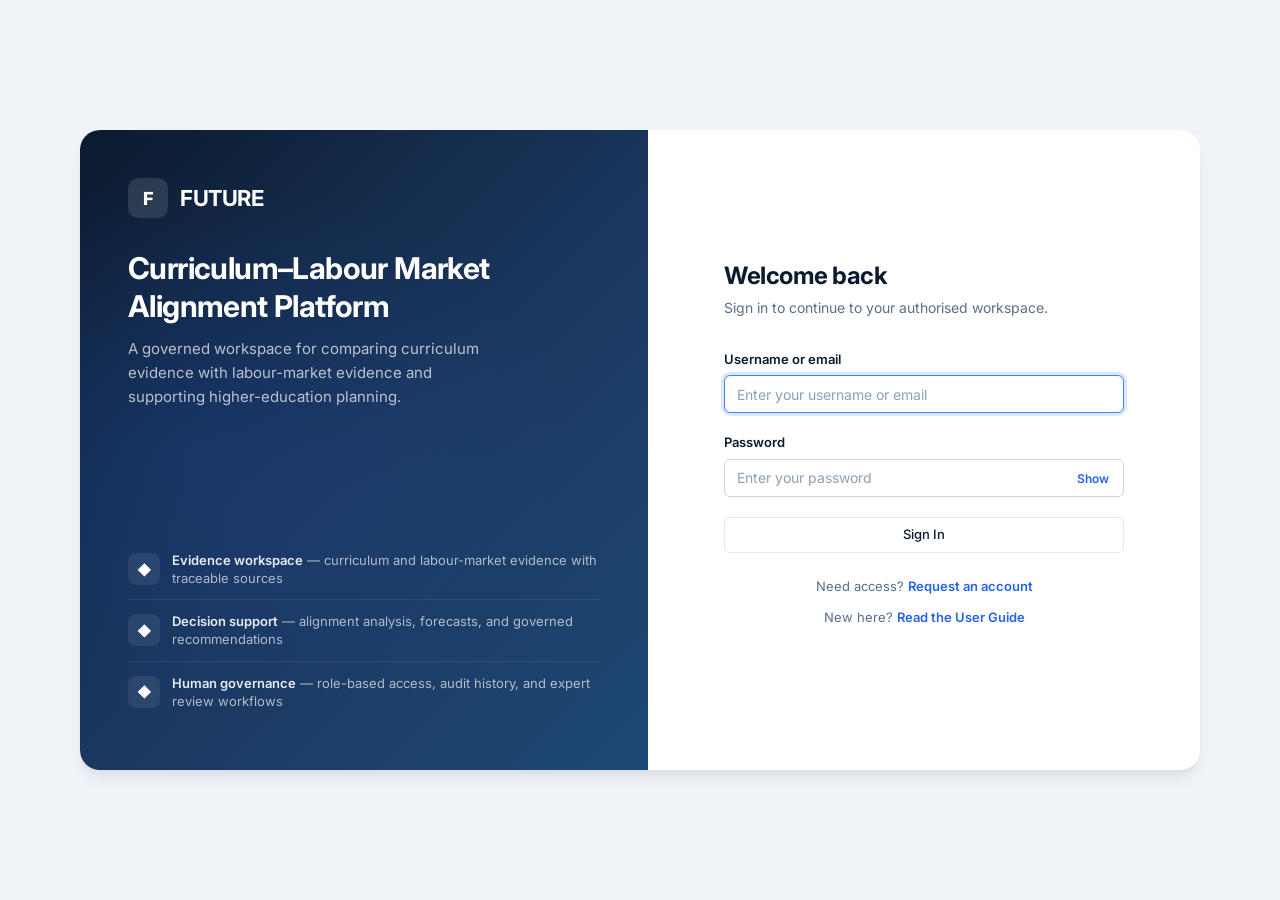
<file: frontend/index.html>
﻿<!DOCTYPE html>
<html lang="en">
<head>
  <meta charset="UTF-8">
  
  <meta name="viewport" content="width=device-width, initial-scale=1.0">
  <title>FUTURE Platform &ndash; Sign In</title>
  <link rel="preconnect" href="https://fonts.googleapis.com">
  <link rel="preconnect" href="https://fonts.gstatic.com" crossorigin>
  <link href="https://fonts.googleapis.com/css2?family=Inter:wght@400;500;600;700;800&display=swap" rel="stylesheet">
  <link rel="stylesheet" href="auth.css">
  <link rel="stylesheet" href="https://fonts.googleapis.com/css2?family=Inter:wght@400;500;600;700;800&display=swap">
  <link rel="stylesheet" href="styles.css?v=20260824a">
</head>
<body>
  <main class="page">
    <section class="brand-panel" aria-labelledby="platform-title">
      <div class="brand-header">
        <div class="logo"><div class="logo-icon" aria-hidden="true">F</div><span class="logo-text">FUTURE</span></div>
        <h1 id="platform-title">Curriculum&ndash;Labour Market<br>Alignment Platform</h1>
        <p>A governed workspace for comparing curriculum evidence with labour-market evidence and supporting higher-education planning.</p>
      </div>
      <div class="brand-footer">
        <div class="feature"><div class="feature-icon" aria-hidden="true">&#9670;</div><div class="feature-text"><strong>Evidence workspace</strong> &mdash; curriculum and labour-market evidence with traceable sources</div></div>
        <div class="feature"><div class="feature-icon" aria-hidden="true">&#9670;</div><div class="feature-text"><strong>Decision support</strong> &mdash; alignment analysis, forecasts, and governed recommendations</div></div>
        <div class="feature"><div class="feature-icon" aria-hidden="true">&#9670;</div><div class="feature-text"><strong>Human governance</strong> &mdash; role-based access, audit history, and expert review workflows</div></div>
      </div>
    </section>

    <section class="form-panel" aria-labelledby="sign-in-title">
      <div class="form-container">
        <div class="form-header">
          <div class="mobile-logo"><div class="logo-icon" aria-hidden="true">F</div><span>FUTURE</span></div>
          <h2 id="sign-in-title">Welcome back</h2>
          <p>Sign in to continue to your authorised workspace.</p>
        </div>
        <div id="alertContainer" role="status" aria-live="polite"></div>
        <form id="loginForm" novalidate>
          <div class="form-group">
            <label for="username">Username or email</label>
            <input type="text" id="username" class="form-control" placeholder="Enter your username or email" required autocomplete="username" autofocus>
          </div>
          <div class="form-group">
            <label for="password">Password</label>
            <div class="password-field">
              <input type="password" id="password" class="form-control" placeholder="Enter your password" required autocomplete="current-password">
              <button type="button" id="togglePassword" class="password-toggle" aria-controls="password" aria-pressed="false">Show</button>
            </div>
            <small id="capsLockMessage" class="field-hint hidden" role="status">Caps Lock is on.</small>
          </div>
          <button type="submit" id="loginBtn" class="btn"><span id="loginBtnText">Sign In</span><span id="loginSpinner" class="loading hidden"></span></button>
        </form>
        <div class="form-footer">
          <p>Need access? <a href="register.html" id="registerLink">Request an account</a></p>
          <p class="help-link">New here? <a href="user-guide.html">Read the User Guide</a></p>
        </div>
        <p class="session-expired hidden" id="sessionExpiredMsg">Your session has expired. Please sign in again.</p>
      </div>
    </section>
  </main>
  <script type="module" src="login.js"></script>
</body>
</html>
</file>
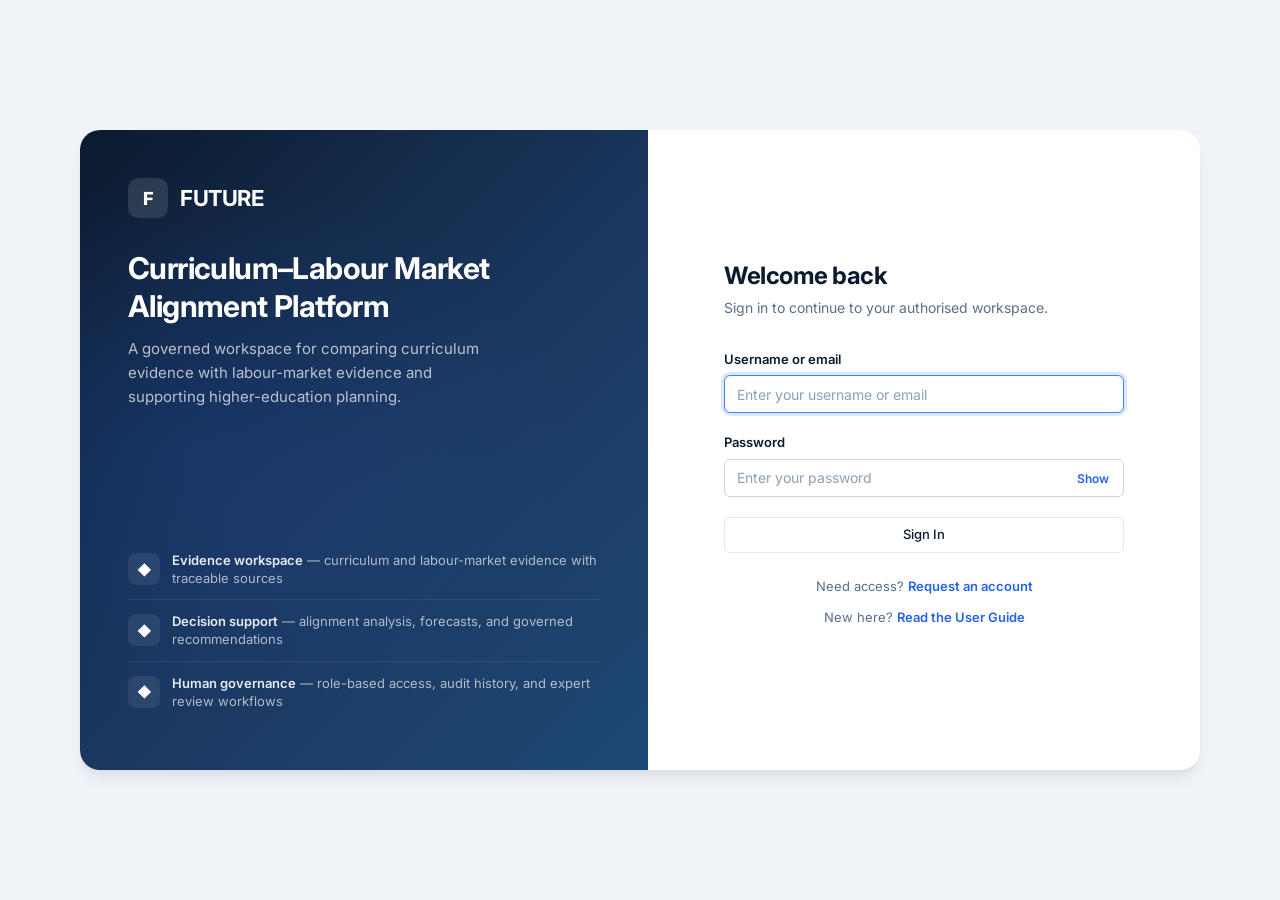
<file: frontend/help-manual.html>
﻿<!DOCTYPE html>
<html lang="en">
<head>
  <meta charset="UTF-8">
  <meta name="viewport" content="width=device-width, initial-scale=1.0">
  <title>FUTURE Platform — Help Manual</title>
  <link rel="preconnect" href="https://fonts.googleapis.com">
  <link rel="preconnect" href="https://fonts.gstatic.com" crossorigin>
  <link href="https://fonts.googleapis.com/css2?family=Inter:wght@400;500;600;700;800&display=swap" rel="stylesheet">
  <link rel="stylesheet" href="dashboard.css?v=20260910a">
  <link rel="stylesheet" href="help-manual.css?v=20260910a">
  <link rel="stylesheet" href="https://fonts.googleapis.com/css2?family=Inter:wght@400;500;600;700;800&display=swap">
  <link rel="stylesheet" href="styles.css?v=20260824a">
</head>
<body>
  <div class="app">
    <aside class="sidebar"></aside>
    <main class="main">
      <header class="topbar">
        <div><h2 id="pageTitle">Help Manual</h2><p id="pageSubtitle">Step-by-step instructions for completing tasks in your authorised workspace.</p></div>
        <div class="userbox">
          <div class="usertext"><strong id="userName">Loading</strong><span id="userEmail"></span></div>
          <a class="btn primary" href="dashboard.html">Return to Decision Portal</a>
          <button class="btn danger" id="logoutBtn">Logout</button>
        </div>
      </header>

      <section class="manual-hero">
        <div>
          <p class="eyebrow">Signed-in help</p>
          <h1>What would you like to do?</h1>
          <p>Choose a task below. The manual explains where to go, what to check, and what a successful result looks like.</p>
          <p><strong>Operationally verified:</strong> 1 October 2026. The documented path covers source ingestion, mapping review, alignment labelling, dataset locking, model evaluation, governed recommendations, decision audit and committee PDF export.</p>
        </div>
        <label class="manual-search">Find a task
          <input id="manualSearch" type="search" placeholder="For example: approve a user, upload data, review a recommendation">
        </label>
      </section>

      <section class="first-login" aria-labelledby="first-login-title">
        <div class="step-number">1</div>
        <div><h2 id="first-login-title">Newly approved? Start here</h2><p>Confirm your name and role, open the Decision Portal, and check which workspaces appear in the left menu. Missing pages usually mean your role does not include that responsibility.</p></div>
        <a href="#task-orientation">View first-login checklist</a>
      </section>

      <section class="role-guide" aria-labelledby="role-guide-title">
        <div class="role-guide-heading">
          <p class="eyebrow">Know your responsibility</p>
          <h2 id="role-guide-title">What your role is for</h2>
          <p>Each role sees only the workspaces and actions needed for its responsibilities. Having access to evidence does not transfer final curriculum authority to the platform.</p>
        </div>
        <div class="role-guide-grid">
          <article class="role-guide-card" id="viewer-role">
            <p class="task-role">Viewer</p>
            <h3>Understand published evidence and decisions</h3>
            <p>A Viewer is a read-only decision user, such as a curriculum planner, manager, committee member, or invited stakeholder. The purpose of this role is to inspect trusted results without changing source data, models, or governance records.</p>
            <h4>A Viewer can</h4>
            <ul>
              <li>Inspect curriculum evidence, reviewed skills alignment, published demand outlooks, and decision history.</li>
              <li>Open published recommendations and trace their evidence, confidence, limitations, and status.</li>
              <li>Search, filter, and export the reports made available to decision users.</li>
            </ul>
            <h4>A Viewer cannot</h4>
            <p>Ingest or process data, create mappings, train or promote models, approve recommendations, administer users, or operate the system.</p>
          </article>
          <article class="role-guide-card" id="analyst-role">
            <p class="task-role">Analyst</p>
            <h3>Prepare and quality-check decision evidence</h3>
            <p>An Analyst combines the read access of a Viewer with controlled access to Data Operations. The purpose of this role is to turn approved source material into traceable, quality-checked evidence for human and governance review.</p>
            <h4>An Analyst can</h4>
            <ul>
              <li>Use every decision page available to a Viewer.</li>
              <li>Ingest authorised curriculum and labour-market sources, monitor jobs, normalise records, and investigate quality failures.</li>
              <li>Generate and review mapping or alignment tasks, apply the agreed labelling rubric, and document evidence-based findings.</li>
              <li>Run approved processing and regeneration steps, then verify that outputs are complete before review.</li>
              <li>Open saved evidence snapshots to inspect what a quality or readiness report captured at a particular time.</li>
            </ul>
            <h4>An Analyst cannot</h4>
            <p>Train, promote, reject, or roll back models; edit versioned normalisation code in the portal; change system configuration; manage users; or treat an analytical result as a final curriculum decision.</p>
          </article>
          <article class="role-guide-card" id="data-scientist-role">
            <p class="task-role">Data Scientist</p>
            <h3>Develop and validate governed model candidates</h3>
            <p>A Data Scientist combines decision evidence, Data Operations, and Model Lab access. The purpose of this role is to prepare reproducible datasets, train candidate models, test them against declared baselines, and document whether the technical evidence passes the declared gates.</p>
            <h4>A Data Scientist can</h4>
            <ul>
              <li>Inspect all decision evidence, reports, recommendations, limitations, and history.</li>
              <li>Use Data Operations, perform independent evidence reviews, resolve mappings, and lock an eligible reviewed dataset.</li>
              <li>Create dataset snapshots, start candidate-only training, monitor durable jobs, and inspect the model registry.</li>
              <li>Record automated test evidence, evaluate promotion gates, document limitations and fairness evidence, and reject an unsuitable candidate.</li>
              <li>Use Model Lab to resolve dataset, evaluation, and model-quality gaps. Operational preparation tasks are kept off the curriculum decision-support pages.</li>
            </ul>
            <h4>A Data Scientist cannot</h4>
            <p>Approve or activate a model, roll back the active model, operate backups or deployments, administer users, bypass evidence gates, or directly edit versioned normalisation code. Administrator approval separates model development from production activation.</p>
          </article>
          <article class="role-guide-card" id="approver-role">
            <p class="task-role">Curriculum Approver</p>
            <h3>Hold final academic authority over recommendations</h3>
            <p>A Curriculum Approver is a senior academic or governance delegate with exclusive authority to give the final academic approval on curriculum recommendations. This responsibility cannot be exercised by any other role &mdash; including Administrators &mdash; and that separation is enforced by the server.</p>
            <h4>A Curriculum Approver can</h4>
            <ul>
              <li>Inspect every recommendation dossier: evidence, confidence, explanations, forecasts and decision history.</li>
              <li>Record approve, reject or modify decisions with an evidence-based rationale.</li>
              <li>Give the <strong>final academic approval</strong> that closes a recommendation's governance cycle.</li>
              <li>Generate the immutable committee evidence pack and download its PDF after the readiness gates pass.</li>
            </ul>
            <h4>A Curriculum Approver cannot</h4>
            <p>Ingest or process data, train models, administer users, or change system operations. The role carries decision authority, not operational access.</p>
          </article>
          <article class="role-guide-card" id="administrator-role">
            <p class="task-role">Administrator</p>
            <h3>Govern access, activation, and operational continuity</h3>
            <p>An Administrator is the platform’s operational and access custodian. The role exists to keep the service secure, available, recoverable, and auditable while preserving separation between model development, activation, and curriculum authority.</p>
            <h4>An Administrator can</h4>
            <ul>
              <li>Use all decision, data, and model workspaces and inspect their audit evidence.</li>
              <li>Approve or reject access requests, assign least-privileged roles, reset passwords, and review account status.</li>
              <li>Independently approve and promote an eligible model candidate, verify serving continuity, and perform a documented rollback.</li>
              <li>Run readiness, backup, restoration, deployment, service-health, and UAT checks from System Operations.</li>
              <li>Investigate failures and preserve evidence showing who performed an operational action and when.</li>
            </ul>
            <h4>An Administrator cannot</h4>
            <p>Bypass dataset, validation, promotion, or audit gates; treat system access as curriculum approval authority; silently alter production evidence; or promote a model merely because training completed. High-impact actions require independent evidence and a recorded reason.</p>
          </article>
        </div>
      </section>

      <nav class="manual-filters" aria-label="Filter help tasks">
        <button class="active" data-manual-filter="all">All tasks</button>
        <button data-manual-filter="viewer">Decision users</button>
        <button data-manual-filter="analyst">Analysts</button>
        <button data-manual-filter="data_scientist">Data scientists</button>
        <button data-manual-filter="curriculum_approver">Curriculum Approvers</button>
        <button data-manual-filter="admin">Administrators</button>
      </nav>

      <section aria-labelledby="quick-start-title">
        <div class="role-guide-heading">
          <p class="eyebrow">Start in minutes</p>
          <h2 id="quick-start-title">Quick-start guides</h2>
          <p>The most common journeys, with the exact screens and confirmation cues to expect along the way.</p>
        </div>
        <div class="manual-grid">
          <article class="task-card" id="quickstart-account" data-roles="viewer analyst data_scientist curriculum_approver admin" data-search="request account access approval sign in register new user first time quick start">
            <p class="task-role">Everyone</p><h2>Request an account and get approved</h2>
            <ol>
              <li>Open the platform URL. The landing page (<strong>index.html</strong>) shows a sign-in form and a <strong>Request access</strong> link.</li>
              <li>Select <strong>Request access</strong>, complete the registration form (name, email, motivation) and submit it.</li>
              <li>You will see an on-screen confirmation that your request was submitted. Nothing else happens until an administrator approves it &mdash; this is deliberate.</li>
              <li>An administrator reviews your request under <strong>User Admin &rarr; Pending</strong>, verifies your identity and assigns the least-privileged suitable role.</li>
              <li>Once approved, sign in on the landing page with your email and password.</li>
            </ol>
            <p class="result"><strong>You'll know it worked when:</strong> the Decision Portal opens, your name appears in the top bar, and the left menu shows exactly the workspaces for your role (missing pages usually mean your role does not include them).</p>
            <p class="sd-ref">System reference: <a href="dashboard.html?view=systemDocumentation#sd-roles">Section 2 &middot; Intended users and RBAC roles</a></p>
          </article>

          <article class="task-card" id="quickstart-ingest" data-roles="analyst data_scientist admin" data-search="upload ingest curriculum pdf job posting csv data operations import source quick start">
            <p class="task-role">Analyst · Data scientist · Admin</p><h2>Upload and ingest new data</h2>
            <ol>
              <li>Open <strong>Data Operations</strong> from the sidebar.</li>
              <li>For curriculum: use the <strong>Curriculum Documents</strong> upload panel; for jobs: use the job-advert dataset upload (CSV/XLSX).</li>
              <li>Select the file, confirm the source classification and provenance fields, then start the upload.</li>
              <li>A success toast confirms receipt; an entry appears under <strong>Ingestion Jobs</strong> with status <em>Pending</em> or <em>Running</em>.</li>
              <li>Watch the job row until it shows <strong>Completed</strong> with processed/record counts. Raw records keep checksums automatically &mdash; no extra action is needed.</li>
              <li>If the job ends <em>Failed</em>, open its failure detail before retrying (see FAQ below).</li>
            </ol>
            <p class="result"><strong>You'll know it worked when:</strong> the ingestion job row reads Completed with non-zero record counts, and the new documents/postings appear in Curriculum Evidence or Skills Alignment after processing.</p>
            <p class="sd-ref">System reference: <a href="dashboard.html?view=systemDocumentation#sd-operate">Section 7 &middot; End-to-end operating procedure</a></p>
          </article>

          <article class="task-card" id="quickstart-processing" data-roles="analyst data_scientist admin" data-search="processing pipeline run alignment forecast recommendation regenerate stage monitor data operations quick start">
            <p class="task-role">Analyst · Data scientist · Admin</p><h2>Trigger the processing pipeline</h2>
            <ol>
              <li>In <strong>Data Operations</strong>, find the <strong>Processing</strong> panel.</li>
              <li>Choose the scope: a full run, or alignment-only / forecast-only / recommendations-only if you only need one part regenerated.</li>
              <li>Select <strong>Run</strong>. The stage monitor lists each stage as it progresses: queued &rarr; running &rarr; completed.</li>
              <li>Wait for all stages to complete &mdash; do not close the page mid-run; the pipeline run keeps its own status either way.</li>
              <li>Return to the dashboards and refresh to see updated alignment scores, gap summaries and forecasts.</li>
            </ol>
            <p class="result"><strong>You'll know it worked when:</strong> a new pipeline-run entry exists with a completion timestamp and no failed stages, and dashboard metrics change after refresh.</p>
            <p class="sd-ref">System reference: <a href="dashboard.html?view=systemDocumentation#sd-operate">Section 7 &middot; End-to-end operating procedure</a></p>
          </article>

          <article class="task-card" id="quickstart-approver" data-roles="curriculum_approver analyst admin" data-search="review approve reject modify recommendation curriculum approver academic approval rationale dossier quick start">
            <p class="task-role">Curriculum Approver (final authority)</p><h2>Review, approve or reject a recommendation</h2>
            <ol>
              <li>Open <strong>Recommendations</strong>. Filter by status or priority to find items awaiting decision.</li>
              <li>Select a recommendation to open its <strong>dossier</strong>: curriculum evidence, labour-market evidence, current-jobs evidence, confidence, SHAP explanation and prior decisions.</li>
              <li>Check three things before deciding: Is the evidence recent and from credible sources? Does the explanation make sense? Are limitations acceptable?</li>
              <li>Choose <strong>Approve</strong>, <strong>Reject</strong>, or <strong>Modify</strong> (edit content, then resubmit). A written rationale is required &mdash; it becomes part of the audit trail.</li>
              <li>Zero-evidence items are shown as <strong>non-actionable</strong> with a reason: you may reject them but the Approve control is blocked (and the server refuses approval) until evidence generation re-supports them. They are retained, never silently deleted.</li>
              <li>For final academic approval, confirm as the Curriculum Approver. Only accounts with this role see that control; administrators deliberately cannot perform it.</li>
              <li>Verify the decision appears in <strong>Decision History</strong> with your name, role, rationale, timestamp, the before/after status and the evidence-context fingerprint, and that the same chain appears in the JSON/CSV/PDF report exports.</li>
            </ol>
            <p class="caution"><strong>Remember:</strong> approving accepts the recommendation into governance record &mdash; interpret evidence yourself rather than relying on scores alone.</p>
            <p class="result"><strong>You'll know it worked when:</strong> the recommendation's status updates immediately and the decision, author and rationale are visible in Decision History.</p>
            <p class="sd-ref">System reference: <a href="dashboard.html?view=systemDocumentation#sd-recommendations">Section 11 &middot; Recommendation and decision support</a></p>
          </article>
          <article class="task-card" id="quickstart-end-to-end-model" data-roles="analyst data_scientist curriculum_approver admin" data-search="end to end operate model lock dataset xgboost train evaluate recommendations decision history committee evidence pack pdf">
            <p class="task-role">Analyst / Data Scientist / Curriculum Approver / Admin</p><h2>Operate the complete model-to-decision workflow</h2>
            <ol>
              <li><strong>Prepare evidence:</strong> in <strong>Data Operations</strong>, complete curriculum validation and the Labour sequence: Import vacancies &rarr; Process skills &rarr; Review mappings &rarr; Generate demand. Confirm that only approved mappings contribute to demand evidence.</li>
              <li><strong>Create reviewed labels:</strong> open <strong>Data Operations &rarr; General &rarr; Review</strong>, generate alignment tasks, record the displayed curriculum-to-demand label and justification, resolve any disagreement, and confirm the queue and class counts.</li>
              <li><strong>Lock the dataset:</strong> create a reviewed-label snapshot. Record its row count, class distribution, manifest and SHA-256 fingerprint. A large labour-mapping count is not the training-row count: one locked row represents one reviewed curriculum-demand alignment example.</li>
              <li><strong>Train and evaluate:</strong> open <strong>Model Lab</strong>, select the locked snapshot, start XGBoost training, and inspect chronological/grouped folds, the non-leaking baseline, class balance, calibration, explainability and stability gates.</li>
              <li><strong>Respect the gates:</strong> retain a failed candidate and its metrics for technical evidence. Do not promote it merely because training completed. Promotion is optional and occurs only when every required gate passes.</li>
              <li><strong>Generate decision support:</strong> regenerate alignment, forecast and recommendation outputs using the eligible method shown in the dossier. Confirm the displayed model/method identity; do not describe a recommendation as XGBoost-generated unless the dossier says so.</li>
              <li><strong>Review and audit:</strong> in <strong>Recommendations</strong>, inspect the complete evidence dossier, record approve/reject/modify with a reason, and verify reviewer, role, timestamp, status transition and evidence fingerprint in <strong>Decision History</strong>.</li>
              <li><strong>Export the final pack:</strong> when all four committee-readiness checks show <strong>ready</strong>, select <strong>Generate committee evidence pack</strong>. Keep the displayed report ID, payload SHA-256 and downloaded PDF with the examiner evidence.</li>
            </ol>
            <p class="caution"><strong>Current model result:</strong> the latest reviewed snapshot contains 993 rows but only 40 positive examples (4.03%). Worst chronological-fold F1 is 0, mean chronological-fold F1 is 0.0192 and ECE is 0.1184. The candidate proves the governed training/evaluation mechanism, but promotion remains blocked. Current audited recommendations identify their actual method as <code>canonical_signal_weighted_baseline_v2</code>.</p>
            <p class="result"><strong>Complete when:</strong> the locked dataset, candidate metrics, gate result, recommendation decisions, Decision History and immutable committee PDF can all be traced by identifiers and hashes.</p>
            <p class="sd-ref">System reference: <a href="dashboard.html?view=systemDocumentation#sd-model-training">Section 10 &middot; Model training and evaluation</a> and <a href="dashboard.html?view=systemDocumentation#sd-recommendations">Section 11 &middot; Recommendation and decision support</a></p>
          </article>
          <article class="task-card" data-roles="viewer analyst data_scientist admin" data-search="taxonomy provenance OFO ESCO breakdown lineage forecast dossier fingerprint source date explanation">
            <p class="task-role">Analyst / Data Scientist</p><h2>Check taxonomy provenance and forecast provenance</h2>
            <ol>
              <li>Open <strong>Data Operations &rarr; DHET OFO</strong>. Use <strong>Refresh Breakdown</strong> to see the auditable OFO reference-table breakdown: rows counted by code length and by the acquisition that wrote them, each summing exactly to the displayed total (never a bare claim such as "1,511 + 5").</li>
              <li>Confirm the ESCO import status shows source, version, EUPL licence, imported counts, linkage coverage and the run checksum, and that the canonical catalogue remains the curated 23 skills (the ACA bundle is an official-format partial subset).</li>
              <li>Open any forecast's <strong>Explanation</strong> to read the source/provenance dossier: query/source, ingestion job IDs, observation date range, record counts, deduplication rule, dataset and explanation fingerprints, method, baselines, uncertainty and known limitations.</li>
            </ol>
            <p class="caution"><strong>Remember:</strong> a legacy forecast's dossier is flagged as a read-time current-evidence-base view; newer forecasts carry an immutable generation-time dossier. Validated regeneration is currently blocked by the <code>no_unreviewed_mappings</code> gate (21 unreviewed mappings) &mdash; that is a documented limitation, so do not bypass it to force a green readiness state.</p>
            <p class="result"><strong>Complete when:</strong> the OFO breakdown reconciles, the canonical count is unchanged, and the forecast dossier shows its fingerprint and source dates.</p>
            <p class="sd-ref">System reference: <a href="dashboard.html?view=systemDocumentation#sd-limitations">Section 15 &middot; Limitations and deferred work</a></p>
          </article>
        </div>
      </section>

      <div class="manual-grid" id="manualGrid">
        <article class="task-card" id="task-orientation" data-roles="viewer analyst data_scientist admin" data-search="first login orientation role menu password decision portal">
          <p class="task-role">Everyone</p><h2>Complete your first-login check</h2>
          <ol><li>Confirm your username and email in the page header.</li><li>Review the left menu and note the workspaces available to you.</li><li>Open the Decision Portal and review the dates and source coverage shown.</li><li>Open this Help Manual again whenever you need a procedure.</li></ol>
          <p class="result"><strong>Complete when:</strong> your identity is correct and you can open every workspace required for your role.</p>
          <p class="sd-ref">System reference: <a href="dashboard.html?view=systemDocumentation#sd-roles">Section 2 &middot; Intended users and RBAC roles</a></p>
        </article>

        <article class="task-card" data-roles="viewer analyst data_scientist admin" data-search="system documentation guide workflow end to end evidence index read explain lineage diagram">
          <p class="task-role">Everyone</p><h2>Read the end-to-end system guide</h2>
          <ol><li>Open <strong>Decision Portal &rarr; System Documentation</strong> to reach the full guide.</li><li>Read the two overview diagrams first (workflow flow and evidence lineage).</li><li>Use the guide's 21 numbered workflows when you need the purpose, role, portal location, inputs, action sequence, expected result, audit evidence, and recovery for any task.</li><li>Open the Evidence Index for the batch of UAT documents and captured artifacts that prove each workflow.</li></ol>
          <p class="caution"><strong>Evidence classes:</strong> the guide keeps four classes apart &mdash; technical UAT (operator-run reproducibility tests), synthetic (simulated offline data), public evidence (official sources with provenance), and expert/institutional validation that is still pending. Never quote the first two as empirical findings.</p>
          <p class="result"><strong>Complete when:</strong> you know where each workflow is documented and which evidence class supports it.</p>
          <p class="sd-ref">System reference: <a href="dashboard.html?view=systemDocumentation#sd-evidence-index">Section 16 &middot; Documentation and evidence index</a></p>
        </article>

        <article class="task-card" data-roles="viewer analyst data_scientist admin" data-search="inspect recommendation evidence confidence history governance">
          <p class="task-role">Everyone</p><h2>Inspect a recommendation</h2>
          <ol><li>Open <strong>Recommendations</strong>.</li><li>Read the recommendation, explanation, source evidence, confidence, and limitations.</li><li>Check that the curriculum and labour-market context match the question being considered.</li><li>Review its current status and decision history.</li></ol>
          <p class="caution"><strong>Do not:</strong> treat a recommendation or high score as an automatic curriculum decision.</p>
          <p class="result"><strong>Complete when:</strong> you understand the evidence, limitations, status, and responsible decision owner.</p>
        </article>

        <article class="task-card" data-roles="analyst admin" data-search="approve reject modify recommendation rationale governance decision">
          <p class="task-role">Analyst · Admin</p><h2>Record a recommendation decision</h2>
          <ol><li>Open an eligible recommendation and inspect its complete dossier.</li><li>Select approve, reject, or modify only when permitted by your responsibility.</li><li>Record a clear evidence-based rationale and any required feedback.</li><li>Confirm that the reviewer, decision, and time appear in Decision History.</li></ol>
          <p class="caution"><strong>Governance rule:</strong> Data Scientists validate model evidence but do not approve curriculum recommendations through this workflow.</p>
          <p class="result"><strong>Complete when:</strong> the authorised decision and rationale are auditable.</p>
        </article>

        <article class="task-card" data-roles="analyst data_scientist admin" data-search="upload ingest data source processing quality pipeline data operations">
          <p class="task-role">Analyst · Data scientist · Admin</p><h2>Ingest and process an approved source</h2>
          <ol><li>Open <strong>Data Operations</strong> and select the matching source type.</li><li>Confirm the source is authorised and enter its provenance information.</li><li>Upload or start ingestion, then follow the run status.</li><li>Run import/normalisation where required, then generate evidence mappings.</li><li>High-confidence evidence mappings are auto-approved with audit metadata. Review only uncertain or low-confidence mappings shown in the workbench.</li><li>Review quality checks and resolve failures before downstream use.</li></ol>
          <p class="result"><strong>Complete when:</strong> the run succeeds, provenance is recorded, and no blocking quality issue remains.</p>
          <p class="sd-ref">System reference: <a href="dashboard.html?view=systemDocumentation#sd-quality">Section 9 &middot; Quality controls</a></p>
        </article>

        <article class="task-card" data-roles="analyst data_scientist admin" data-search="Stats SA StatsSA QLFS labour quarterly import 2020 2025 evidence pipeline">
          <p class="task-role">Analyst &middot; Data scientist &middot; Admin</p><h2>Import and validate Stats SA QLFS evidence</h2>
          <ol>
            <li>Open <strong>Data Operations &rarr; StatsSA QLFS</strong>. For the pilot, set 2020&ndash;2025 and 24 files, clear <strong>Discovery only</strong>, and select <strong>Extract tables</strong>.</li>
            <li>Select <strong>Import StatsSA QLFS</strong> once. Keep the job identifier and wait for the durable job to reach <strong>Completed</strong>; a multi-year extraction can take several minutes.</li>
            <li>Confirm 24 quarterly publications were seen, no unexplained failures remain, and source URLs, files, hashes, year and quarter are preserved.</li>
            <li>Select <strong>Run StatsSA Pipeline</strong> for the completed job. Verify every stage completes, then inspect quality results, trend facts and canonical signals.</li>
            <li>Before using a measure, validate its table title, population, geography, unit, weighting, footnotes, classification version and comparability notes.</li>
          </ol>
          <p class="caution"><strong>Evidence boundary:</strong> QLFS is quarterly aggregate labour-force context. It is not vacancy-level skill evidence and must never be relabelled as vacancy counts, monthly skill demand, or direct employer requirements.</p>
          <p class="result"><strong>Complete when:</strong> source ingestion and pipeline stages complete without blocking quality errors, and every retained observation is traceable to its official publication and table.</p>
        </article>

        <article class="task-card" data-roles="analyst data_scientist admin" data-search="DPSA vacancy job advert public service proxy skills mapping approval labour pilot">
          <p class="task-role">Analyst &middot; Data scientist &middot; Admin</p><h2>Run the DPSA public-vacancy proxy pilot</h2>
          <ol>
            <li>Open <strong>Data Operations &rarr; Job Advert Dataset</strong> and upload the frozen, authorised DPSA pilot file. Enter its exact source label, Western Cape region and ZA country code; retain the ingestion job identifier.</li>
            <li>Confirm the job completes, the expected records are cleaned, and each advert keeps its circular, page, official URL and checksum lineage.</li>
            <li>Run the job-skill pipeline. Inspect each candidate against the advert text, record approve/reject/further-review and add a concise rationale.</li>
            <li>For researcher-operated prototype review, state that the decision is technical UAT and not independent expert validation.</li>
            <li>Rerun the pipeline and confirm only approved mappings create demand signals/evidence; candidate and rejected mappings must remain excluded.</li>
          </ol>
          <p class="caution"><strong>Scope boundary:</strong> the current five-record DPSA sample is a public-service vacancy proxy from one circular and one provincial department. It is not representative of the whole Western Cape or private-sector ICT labour market and is not sufficient for forecasting.</p>
          <p class="result"><strong>Complete when:</strong> ingestion, cleaning, review history and approved-only promotion are traceable, and every downstream result carries the public-service proxy limitation.</p>
        </article>

<article class="task-card" data-roles="analyst data_scientist admin" data-search="Adzuna API academic permission attribution vacancy UAT evidence">
          <h3>Test the Adzuna API under the academic research permission</h3>
          <ol>
            <li>Confirm the source register records the written academic permission (received 2026-09-10): <code>permission_status=written_academic_permission</code>, attribution required at <code>https://www.adzuna.co.za</code>. Evidence: <a href="docs/evidence/adzuna-permission-2026-09-10.md">permission evidence record</a>.</li>
            <li>Run one bounded query (maximum five results) and retain the ingestion job ID. New runs carry the approved permission metadata plus the attribution requirement; historical rows keep their original trial/UAT acquisition metadata.</li>
            <li>Run the normal skill pipeline and review every candidate from its actual advert excerpt. Record researcher-operated review reasons; reject category words, advertising phrases and unsupported matches.</li>
            <li>Rerun the pipeline to prove idempotency: the same pages insert nothing new and report earlier records as duplicates; only approved mappings promote into demand signals/evidence, and the attribution requirement travels with Adzuna signals and demand evidence.</li>
            <li>Include attribution in any thesis, publication, research, or examiner package: &ldquo;Adzuna South Africa data used under written academic research permission. Source: <a href="https://www.adzuna.co.za" target="_blank" rel="noopener">https://www.adzuna.co.za</a>&rdquo;.</li>
          </ol>
<p class="caution"><strong>Attribution boundary:</strong> the written permission (2026-09-10, Adzuna Support) approves use of the Adzuna South Africa API for the CPUT academic study with retention for thesis/analysis and full attribution. Do not claim permission existed before that date, and do not rewrite historical trial/UAT metadata. If permission were refused or expires, an administrator previews and applies the targeted Adzuna purge; the connector and tests remain.</p>
          <p class="sd-ref">System reference: <a href="dashboard.html?view=systemDocumentation#sd-providers">Section 8 &middot; Provider configuration</a></p>
        </article>

        <article class="task-card" data-roles="data_scientist analyst admin" data-search="synthetic provider automated test matrix offline UAT provider=synthetic SYNTHETIC_JOB_BOARD simulated no credentials disconnected">
          <h3>Exercise the synthetic job-board provider in automated, offline UAT</h3>
          <ol>
            <li>The platform exposes a second paginated provider, <code>synthetic</code>, used by the automated test matrix and offline technical UAT. It requires no external credentials and never contacts the Adzuna live API.</li>
            <li>Point <code>FUTURE_SYNTHETIC_JOBS_BASE_URL</code> at the loopback fixture and call <code>POST /ingestion/adzuna/import-pages?provider=synthetic</code>, then <code>GET /ingestion/adzuna/posts?provider=synthetic</code>.</li>
            <li>Imported records carry source <code>SYNTHETIC_JOB_BOARD</code>, record type <code>synthetic_job_payload</code> and acquisition mode <code>simulated_uat</code>. They never overwrite or purge stored Adzuna records.</li>
            <li>Run the normal skill pipeline, mapping review and demand-signal steps: the synthetic path proves the same mechanics end to end. The <strong>Generate demand</strong> button remains disabled until approved mappings exist — approving every candidate in Skills Alignment is the prerequisite.</li>
            <li>The automated matrix also proves provider boundaries: unknown provider returns 422, a missing base URL 503, unauthenticated requests 401, viewer role 403, empty pages stop the import, a one-off 500 is retried and recovered, 50-row pages ingest fully, and rerunning reports duplicates instead of overwriting.</li>
            <li><strong>Synthetic outputs are not empirical findings.</strong> They demonstrate the workflow; the <code>simulated_uat</code> source label and governance boundary keep them out of empirical readiness, forecasting and publication gates.</li>
          </ol>
          <p class="sd-ref">System reference: <a href="dashboard.html?view=systemDocumentation#sd-testing">Section 14 &middot; Testing</a></p>
        </article>

        <article class="task-card" id="task-labour-market-workflow" data-roles="analyst data_scientist admin" data-search="labour market workflow import vacancies Adzuna preview page size page range saved postings pipeline review mappings demand signals outlook inserted duplicate idempotent date filter bounds">
          <p class="task-role">Analyst &middot; Data scientist &middot; Admin</p>
          <h2>Run the labour-market workflow</h2>
          <ol>
            <li>Open <strong>Data Operations</strong>.</li>
            <li>Select the <strong>Labour</strong> area.</li>
            <li>Choose <strong>Import vacancies</strong>.</li>
            <li>Use <strong>Preview request count</strong> to see how many Adzuna API requests the chosen settings would make before anything runs. Preview never contacts the API.</li>
            <li>Select the <strong>page size</strong> and <strong>start/end page range</strong>. Page size is 1–50; pages are 1–250 with at most 250 pages per run.</li>
            <li>Click <strong>Import pages</strong>. Runs longer than 10 pages require an explicit confirmation, because each page is one API request.</li>
            <li>Browse saved postings with <strong>Show saved Adzuna posts</strong> — records are listed <strong>50 at a time</strong> with previous/next navigation.</li>
            <li>Return to Labour and choose <strong>Process skills</strong> to run the labour-market skill pipeline on the imported job-posting evidence.</li>
            <li>Choose <strong>Review mappings</strong> (or "Review mappings in Skills Alignment") and review candidate skill mappings against the actual advert text shown.</li>
            <li>Choose <strong>Generate demand</strong> to create labour demand signals from approved mappings only. The button stays disabled until approved mappings exist — approving candidate mappings is the prerequisite, and only approved mappings promote into signals/evidence.</li>
            <li>Open <strong>Demand Outlook</strong> (dashboard forecast view) to view the generated labour demand signals.</li>
            <li><strong>Inserted vs duplicate counts:</strong> an inserted record is new and saved; a duplicate already existed for the same Adzuna advertisement and is reported as already present (not overwritten).</li>
            <li><strong>Rerunning is safe:</strong> repeating the same page range inserts nothing new beyond the first run and simply reports the earlier records as duplicates. Nothing is overwritten.</li>
            <li><strong>Date filters:</strong> if the upstream API has no server-side date filter, the portal applies the date range on the client side after retrieval, and filtered-out records are counted separately.</li>
            <li><strong>Configured bounds are explicit:</strong> the portal never retrieves unlimited data. The server enforces page size ≤ 50, page number ≤ 250, at most 250 pages per run, and a request rate limit; the preview shows the exact request count and the wall-time estimate before you run.</li>
          </ol>
          <p class="sd-ref">System reference: <a href="dashboard.html?view=systemDocumentation#sd-providers">Section 8 &middot; Provider configuration</a></p>
        </article>
        <article class="task-card" id="task-provider-readiness-report" data-roles="analyst data_scientist admin" data-search="provider readiness report acquisition mode signal coverage quarters reviewed mappings labour market read-only">
          <p class="task-role">Analyst &middot; Data scientist &middot; Admin</p>
          <h2>View the labour-market provider readiness report</h2>
          <ol>
            <li>Call <code>GET /api/v1/labour-market/jobs/provider-readiness-report</code> with a valid token.</li>
            <li>The report is <strong>read-only</strong>: it never modifies stored postings, mappings, or signals.</li>
            <li>It lists each job-board provider (for example a synthetic test source and the licensed Adzuna source), its <strong>acquisition mode</strong>, permitted use, <strong>signal coverage</strong> by reporting period (year/quarter), and the number of skill mappings already decided by human review.</li>
            <li>Only <strong>Analyst, Data Scientist, or Admin</strong> roles may view it; an unauthenticated request is rejected with <code>401</code>.</li>
            <li>Use it as the readiness gate before promoting labour-market evidence: the report surfaces each provider's acquisition mode, the recorded Adzuna permission record (<code>written_academic_permission</code>, <code>empirical_use_permitted=true</code>) and the <strong>attribution requirement</strong> (<code>https://www.adzuna.co.za</code>). Historical pre-permission rows keep their original trial/UAT metadata and remain auditable.</li>
          </ol>
          <p class="caution"><strong>Read-only endpoint:</strong> run it as often as you need; it performs no ingestion, no pipeline run, and no writes.</p>
          <p class="sd-ref">System reference: <a href="dashboard.html?view=systemDocumentation#sd-providers">Section 8 &middot; Provider configuration</a></p>
        </article>
        <article class="task-card" id="task-labour-recommendations" data-roles="analyst data_scientist admin" data-search="recommendations curriculum gap coverage pending review labour demand evidence training dataset readiness technical UAT snapshot">
          <p class="task-role">Analyst &middot; Data scientist &middot; Admin</p>
          <h2>View labour-market curriculum recommendations</h2>
          <ol>
            <li>Open <strong>Data Operations</strong> and select the <strong>Labour</strong> area.</li>
            <li>Complete the earlier steps in order: <strong>Import vacancies</strong>, <strong>Process skills</strong>, <strong>Review mappings</strong>, then <strong>Generate demand</strong>. Steps stay disabled until their prerequisite is met — the Demand Outlook and the Recommendations step unlock once labour demand signals exist.</li>
            <li>Choose <strong>5. Recommendations</strong> to open the recommendation card.</li>
            <li>The card links to the curriculum recommendation view (demand-gap and curriculum-coverage recommendations) and to the Demand outlook.</li>
            <li>Recommendations are deterministic and are created <strong>pending human review</strong>: they are produced only from approved mappings and approved demand evidence, and they never auto-approve curriculum changes.</li>
            <li>Traceability: each recommendation carries its supporting evidence IDs (demand signals, demand evidence, labour and curriculum mappings), the source and period, an explanation, and a review status.</li>
          </ol>
          <p class="caution"><strong>Technical UAT boundary:</strong> the training dataset and baseline used to validate this pipeline run on deterministic synthetic fixtures and trial evidence only; they demonstrate technical behaviour, not empirical model validity.</p>
          <p class="sd-ref">System reference: <a href="dashboard.html?view=systemDocumentation#sd-recommendations">Section 11 &middot; Recommendation and decision support</a></p>
        </article>
        <article class="task-card" id="task-curriculum-end-to-end" data-roles="analyst data_scientist admin" data-search="curriculum complete workflow upload validate profile evidence approve mapping taxonomy duplicate alias credits nqf checklist">
          <p class="task-role">Analyst &middot; Data scientist &middot; Admin</p><h2>Complete the curriculum evidence workflow</h2>
          <ol>
            <li><strong>Prepare the source:</strong> use an authorised subject guide, syllabus, module descriptor, curriculum map, prospectus, or qualification standard. Confirm the institution, faculty, department, exact programme name, canonical subject code and name, evidence year, NQF level, credits, evidence type, and currency.</li>
            <li><strong>Upload once:</strong> in <strong>Data Operations &rarr; Curriculum Documents</strong>, select the file and choose <strong>Upload Curriculum File</strong>. Wait for the green accepted-job message and keep the job identifier. The message confirms queue acceptance; it is not final validation. Do not click repeatedly.</li>
            <li><strong>Wait for extraction:</strong> verify the ingestion job reaches <strong>Completed</strong>, then confirm the document appears under <strong>Curriculum Evidence</strong> with a sensible page/chunk count and <strong>active</strong> status.</li>
            <li><strong>Validate the subject profile:</strong> open <strong>Subject Profile Validation &rarr; Validate / edit</strong>. Correct the reporting fields, especially the canonical subject code, programme name, NQF level and credits. Read the purpose and prerequisite text, add a concise validation note, select the appropriate status, and save.</li>
            <li><strong>Validate the document evidence:</strong> under <strong>Curriculum Evidence Validation</strong>, open <strong>Review Evidence</strong>. Check the correct file/version, readable extraction, module coverage, outcomes and assessment evidence. Validate only when the evidence is sufficient; otherwise select <strong>Changes required</strong> and explain the correction.</li>
            <li><strong>Resolve duplicates and aliases:</strong> compare the programme module total with the validated canonical subject codes. If two codes refer to the same subject, a stale/non-canonical module remains active, or the programme row has the wrong name, stop and request reconciliation. Do not validate both aliases merely to clear the queue.</li>
            <li><strong>Generate mappings:</strong> after the profiles and document versions are validated, select <strong>Generate Evidence Mappings</strong>. High-confidence matches are auto-approved; uncertain candidates appear in the human review queue.</li>
            <li><strong>Review every candidate:</strong> approve direct learning outcomes, assessed competencies, and clearly taught curriculum topics. Reject headings, document titles, URLs, bibliography entries, incidental word matches, and broken fragments. Add a short evidence-based note to every decision.</li>
            <li><strong>Perform the final check:</strong> refresh the workbench and dashboards. Confirm zero outstanding subject profiles, zero unreviewed curriculum versions, zero mapping candidates, no duplicate active modules, and complete module metadata for programme ID, description, credits, NQF level, faculty, and programme name.</li>
          </ol>
          <p class="result"><strong>Curriculum preparation is complete when:</strong> the intended documents are active, subject profiles and document evidence are validated, the canonical module count is correct, required metadata is complete, and the human mapping queue is zero.</p>
<p class="caution"><strong>What comes next:</strong> this completes curriculum-side preparation, not the full alignment study. The national-to-institutional evidence chain still needs applicable CHE/DHET/SAQA and institutional evidence, and independent alignment labelling requires validated labour-market evidence plus two independent reviewers.</p>
          <p class="sd-ref">System reference: <a href="dashboard.html?view=systemDocumentation#sd-operate">Section 7 &middot; End-to-end operating procedure</a></p>
        </article>

        <article class="task-card" data-roles="analyst data_scientist admin" data-search="curriculum subject profile validation hierarchy institution faculty department programme qualification code nqf credits outcomes assessments skills">
          <p class="task-role">Analyst &middot; Data scientist &middot; Admin</p><h2>Validate an uploaded curriculum subject profile</h2>
          <ol>
            <li>After the curriculum upload finishes, open <strong>Subject Profile Validation</strong> in <strong>Data Operations</strong>. The default filter shows work that still needs review.</li>
            <li>Open <strong>Validate / edit</strong> and confirm the institution, faculty, department, programme or qualification name and code, qualification type, subject code and name, evidence year, NQF level, and credits.</li>
            <li>Read the extracted purpose and articulation or prerequisite text. Correct structured reporting fields when necessary; the original uploaded document and chunks remain unchanged as evidence.</li>
            <li>Check the row totals for extracted skills, learning outcomes, and assessment evidence. A zero means that the extractor found no evidence of that type; it does not prove that the source document contains none. Inspect the document evidence before accepting a zero.</li>
            <li>Select <strong>Validated</strong> only when all required reporting fields are complete and accurate. Use <strong>Needs review</strong> or <strong>Changes required</strong> when correction is still needed, and <strong>Rejected</strong> when the upload is not a valid curriculum subject.</li>
            <li>Enter a brief validation note and save. Validated and rejected records leave the default outstanding-work list but remain available through their filters for audit.</li>
          </ol>
          <p class="result"><strong>Complete when:</strong> the profile is validated, appears under the Validated filter, and its hierarchy, identity, NQF, credits, outcomes, assessment evidence, and skills are suitable for reporting.</p>
        </article>
        <article class="task-card" data-roles="analyst data_scientist admin" data-search="curriculum governance chain constitution nqf heqsf che dhet pqm saqa subject guide historical current">
          <p class="task-role">Analyst, Data scientist or Admin</p><h2>Verify the curriculum governance chain</h2>
          <ol><li>Open <strong>Data Operations</strong> and find National-to-Institutional Curriculum Evidence Chain.</li><li>Confirm the applicable national references and programme-specific CHE, DHET and SAQA evidence.</li><li>Link the institution's approved programme curriculum and current module evidence.</li><li>Record old guides as <strong>Historical / reference only</strong>; do not use them as current decision evidence.</li><li>Resolve missing, conflicting or unverified records with the curriculum owner before interpreting alignment.</li></ol>
          <p class="caution"><strong>Evidence rule:</strong> SAQA registration identifies the approved qualification but does not replace the university's current programme curriculum, module outcomes or assessment evidence.</p>
          <p class="caution"><strong>CPUT Applications Development pilot:</strong> select programme code <strong>ADICTA</strong>, not ADICTC (Communication Networks). Use SAQA qualification ID <strong>104714</strong>, NQF Level 7 and 120 credits, and the official CPUT ADICTA prospectus page. Keep CHE accreditation and DHET PQM unverified until their programme-specific official references are obtained.</p>
          <p class="caution"><strong>Prototype rule:</strong> do not create a verified record merely to turn the chain green. If an official programme-specific reference is unavailable, leave that layer unverified and report it as an empirical limitation. This does not prevent authorised labour-market evidence from being ingested and tested.</p>
          <p class="caution"><strong>Synthetic technical test:</strong> a synthetic governance fixture may be used only when it is visibly labelled <strong>SYNTHETIC UAT — NOT EMPIRICAL</strong>. It may complete the separate technical-demo indicator, but it is excluded from empirical programme readiness. Replace it with the official institution-specific reference only after ethics and data-sharing conditions permit.</p>
          <p class="result"><strong>Complete when:</strong> the applicable chain is current, linked, reviewed and identifies its authoritative source at every programme-specific layer.</p>
        </article>

        <article class="task-card" data-roles="analyst data_scientist admin" data-search="label alignment dataset data operations expert labelling adjudicate disagreement xgboost snapshot">
          <p class="task-role">Analyst &middot; Data scientist &middot; Admin</p><h2>Label alignment evidence independently</h2>
          <ol>
            <li>Open <strong>Data Operations</strong> and find <strong>Independent Alignment Labelling</strong>.</li>
            <li>First complete <strong>Subject Profile Validation</strong> so the curriculum hierarchy, subject identity, NQF level, credits, outcomes, assessments, and skills are ready for reporting.</li>
            <li>Then validate the source extraction. Use <strong>Curriculum Evidence Validation</strong> and click <strong>Review Evidence</strong> for a curriculum version.</li>
            <li>Read the extracted evidence chunks shown in the review window. Do not validate from the chunk count alone. Check whether the visible text is readable, from the correct curriculum version, and complete enough to support labelling.</li>
            <li>If the source/version is correct, extraction is readable, modules are sufficiently complete, and outcomes or equivalent evidence are present, mark it <strong>Validated</strong>, tick all four evidence checks, confirm the automatically calculated completeness score, and save brief expert notes.</li>
            <li>If the evidence cannot be inspected, contains spelling/extraction problems that change meaning, misses modules/outcomes, or appears to come from the wrong document/version, choose <strong>Changes required</strong> and describe the correction needed. Do not approve unclear evidence just to continue.</li>
            <li>After at least one curriculum version is validated, return to <strong>Independent Alignment Labelling</strong> and click <strong>Generate Review Tasks</strong>.</li>
            <li>Click <strong>Refresh Label Queue</strong>, then open a task with <strong>Open Review</strong>.</li>
            <li>Compare only the curriculum evidence and labour-market evidence shown. Do not use model predictions as the answer.</li>
            <li>Choose an alignment label: 1 = no alignment, 2 = weak, 3 = moderate, 4 = strong, 5 = very strong.</li>
            <li>Choose reviewer confidence from 1 to 5.</li>
            <li>List present skills found in the curriculum evidence and missing skills suggested by the labour-market evidence.</li>
            <li>Write a short evidence-based justification explaining why the selected label is appropriate.</li>
            <li>Submit the review. A second independent reviewer must label the same task; disagreement is routed for adjudication.</li>
            <li>After enough tasks are completed, a Data Scientist or Administrator locks the reviewed dataset for XGBoost training.</li>
          </ol>
          <p class="result"><strong>Complete when:</strong> your independent label and justification are saved, and the queue shows the correct stage. The locked reviewed-label dataset is complete only after paired/adjudicated reviews are finalised.</p>
          <p class="caution"><strong>Prototype evaluation:</strong> synthetic or researcher-entered UAT labels may be used only to demonstrate that task generation, independent submissions, disagreement handling, adjudication and dataset locking function technically. Label them as test data and exclude them from empirical findings. If qualified independent experts were not recruited, report expert validation and the real reviewed-label dataset as deferred future work.</p>
        </article>

        <article class="task-card" data-roles="admin" data-search="rbac uat roles viewer analyst data scientist curriculum approver administrator access denied audit">
          <p class="task-role">Administrator</p><h2>Test every RBAC role</h2>
          <ol><li>Create one UAT account for Viewer, Analyst, Data Scientist, Curriculum Approver and Administrator, plus a second Analyst for paired-review testing. Include <strong>uat</strong> in each username and use a unique password and email address.</li><li>Sign in separately as each account and confirm its permitted pages and actions.</li><li>Attempt at least one forbidden operation per account and confirm the server returns access denied.</li><li>Using the two Analyst accounts, test one agreement and one disagreement. Confirm reviewer attribution and disagreement routing.</li><li>Confirm the Administrator cannot perform the Curriculum Approver's exclusive academic approval action.</li><li>Export or capture the audit evidence and disclose that the researcher controlled all test identities.</li></ol>
          <p class="result"><strong>Complete when:</strong> every allowed and denied test has an identity, timestamp, expected result, actual result and evidence reference.</p>
          <p class="caution"><strong>Validation boundary:</strong> this proves RBAC and workflow behaviour only. Test accounts demonstrate technical operation; they do not represent independent participant validation.</p>
        </article>

        <article class="task-card" data-roles="data_scientist admin" data-search="train candidate model validate evaluate reject model lab dataset snapshot">
          <p class="task-role">Data scientist · Admin</p><h2>Train and assess a candidate model</h2>
          <ol><li>In <strong>Model Lab</strong>, create or select a frozen, leakage-checked dataset snapshot.</li><li>Confirm its row count and 1-5 class distribution before training; labour mappings and reviewed alignment labels are different datasets.</li><li>Start candidate training and monitor the durable background job.</li><li>Review chronological/grouped fold metrics, the non-leaking baseline, errors, calibration, explainability, class imbalance, limitations, and the model card.</li><li>Record test evidence and mark the candidate evaluated only if the evidence supports that state; otherwise retain or reject it with a reason.</li><li>Submit for Administrator approval only when every promotion gate passes. Never represent a candidate as active merely because training completed.</li></ol>
          <p class="caution"><strong>Separation of duties:</strong> a Data Scientist prepares and evaluates the candidate. Only an Administrator can approve, activate, or roll back a model.</p>
          <p class="result"><strong>Complete when:</strong> the candidate has a reproducible evidence record and a clear evaluated or rejected lifecycle state.</p>
        </article>

        <article class="task-card" data-roles="analyst data_scientist admin" data-search="saved evidence snapshot report archive point in time drill down">
          <p class="task-role">Analyst · Data scientist · Admin</p><h2>Inspect a saved evidence snapshot</h2>
          <ol><li>Open <strong>Reports &amp; Exports</strong>.</li><li>Under Saved Evidence Snapshots, locate the relevant report type and creation time.</li><li>Select <strong>View</strong> to inspect its creator, notes, captured summary, and full payload.</li><li>Compare snapshots when you need to show what the system knew at different times.</li></ol>
          <p class="result"><strong>Purpose:</strong> saved snapshots support traceability, reproducibility, investigation, and audit; they are not decorative report history.</p>
        </article>

        <article class="task-card" data-roles="analyst data_scientist admin" data-search="normalisation rule normalizer read only version purpose transformation">
          <p class="task-role">Analyst · Data scientist · Admin</p><h2>Verify the active normalisation rule</h2>
          <ol><li>Open <strong>Data Operations</strong> and find Normalisation Rules.</li><li>Confirm the rule key, version, accepted input, output record type, purpose, and status.</li><li>Use job and lineage evidence to confirm which version processed a dataset.</li><li>Request a tested backend release if a transformation must change.</li></ol>
          <p class="caution"><strong>Current control:</strong> rules are intentionally read-only in the portal. A change can affect every downstream result and therefore requires testing, versioning, review, and rollback planning.</p>
        </article>

        <article class="task-card" data-roles="admin" data-search="approve promote activate rollback model administrator separation duties">
          <p class="task-role">Admin</p><h2>Approve or activate an evaluated model</h2>
          <ol><li>In <strong>Model Lab</strong>, select an evaluated candidate prepared by a Data Scientist.</li><li>Independently inspect its dataset fingerprint, test evidence, metrics, baseline comparison, limitations, and promotion gates.</li><li>Approve only when every required gate passes and the evidence supports activation.</li><li>Promote the approved candidate and verify serving continuity; use rollback only when a documented incident requires it.</li></ol>
          <p class="caution"><strong>Do not:</strong> approve merely because training completed or one metric improved.</p>
          <p class="result"><strong>Complete when:</strong> activation or rollback is recorded with the administrator, model version, evidence, and time.</p>
        </article>

        <article class="task-card" data-roles="admin" data-search="approve user access request assign role admin pending">
          <p class="task-role">Admin</p><h2>Approve an access request</h2>
          <ol><li>Open <strong>User Admin</strong> and the Pending tab.</li><li>Verify the requester’s identity and required responsibilities.</li><li>Assign the least-privileged suitable role: Viewer, Analyst, Data Scientist, or Administrator.</li><li>Add an approval note when useful and confirm approval.</li></ol>
          <p class="caution"><strong>Role rule:</strong> Analysts use decision and data operations; model training belongs to Data Scientists and Administrators.</p>
          <p class="result"><strong>Complete when:</strong> the user appears as Approved with the intended role.</p>
        </article>

        <article class="task-card" data-roles="admin" data-search="system health performance cpu memory disk latency database queue failure backup duration uptime deployment readiness uat operations">
          <p class="task-role">Admin</p><h2>Check operational readiness</h2>
          <ol><li>Open <strong>System Operations</strong>.</li><li>Select <strong>Measure Performance</strong> to inspect CPU, memory, disk use, API latency, database connections, job queue, recent failure rate, backup duration, API error rate, and service uptime. Warning and critical thresholds identify measurements that need investigation.</li><li>Run Health Evaluation to check current database, worker, ingestion, source, and backup alerts. Acknowledgement assigns investigation; it does not fix the alert.</li><li>Queue an encrypted backup, then load Backup Status. Run an isolated restore test only when the portal confirms temporary-database authority; the live database is never the restore target.</li><li>Load Environment &amp; Release Readiness. Treat templates as configuration evidence only: verify installed certificate files, the live HTTPS endpoint, secrets, and monitoring in the target environment.</li><li>Load Rollback Status before rehearsing. Application rehearsal verifies a release bundle; migration rehearsal uses a generated temporary database and remains blocked without separate authority.</li><li>Run Portal UAT to record role, page, API, and safety-control acceptance evidence. It is not a performance test or model-accuracy test.</li></ol>
          <p class="caution"><strong>Performance scope:</strong> these are live measurements from the current backend and database. API totals and uptime reset when the backend restarts; production history and alert delivery still require the external monitoring service.</p>
          <p class="result"><strong>Complete when:</strong> required checks pass or every exception has an owner and documented action.</p>
        </article>

        <article class="task-card" data-roles="admin" data-search="production handover checklist security backup restore health uat deployment">
          <p class="task-role">Admin</p><h2>Complete a production-readiness handover</h2>
          <ol><li>Confirm only approved users retain the minimum roles required for their responsibilities.</li><li>Verify the active model and dataset fingerprints, promotion evidence, serving continuity, and rollback target.</li><li>Run service-health, backup-manifest, restoration-readiness, deployment, and UAT checks in the target environment.</li><li>Confirm secrets are externally managed, HTTPS is enabled, monitoring has an owner, and scheduled jobs have failure alerts.</li><li>Record every exception, owner, mitigation, and approval before opening access to users.</li></ol>
          <p class="caution"><strong>Production gate:</strong> a page loading successfully is not proof of readiness. Access control, recoverability, traceability, monitoring, and validated decision evidence must all be demonstrated.</p>
          <p class="result"><strong>Complete when:</strong> the operational evidence package identifies the environment, date, administrator, checks performed, results, exceptions, and approval decision.</p>
        </article>
      </div>
      <div id="noManualResults" class="no-results hidden">No matching procedure was found. Try a shorter term or select another role.</div>

      <section class="faq" id="faqSection" aria-labelledby="faq-title">
        <div class="role-guide-heading">
          <p class="eyebrow">Common questions</p>
          <h2 id="faq-title">Frequently asked questions</h2>
          <p>Select a question to reveal the answer. If your question is not here, contact the platform administrator with the page name and any message shown.</p>
        </div>
        <div class="faq-controls">
          <button class="btn sm" id="faqExpandAll" type="button">Expand all</button>
          <button class="btn sm" id="faqCollapseAll" type="button">Collapse all</button>
        </div>
        <details>
          <summary>Why is my data ingestion job showing as &quot;Failed&quot; or stuck on &quot;Pending&quot;?</summary>
          <div class="faq-answer">
            <p><em>Pending</em> means the job is queued behind other work &mdash; it will start automatically; no action is needed. <em>Failed</em> means the run stopped and recorded why.</p>
            <p>To diagnose a failure: open the job row in <strong>Data Operations &rarr; Ingestion Jobs</strong>, expand the failure detail, and check the most common causes in order:</p>
            <ul>
              <li><strong>Duplicate file:</strong> the same content (identical checksum) was already ingested. The system blocks duplicates by design.</li>
              <li><strong>Contract mismatch:</strong> the file does not match the source contract's expected columns/format. Compare against the contract's validation schema and fix the file, not the contract, unless the source genuinely changed (contract owners can version contracts).</li>
              <li><strong>Unreadable file:</strong> password-protected PDFs, scanned images without text, or corrupt archives cannot be extracted.</li>
              <li><strong>Empty extract:</strong> zero usable records after parsing &mdash; verify the file is the correct document for the selected source.</li>
            </ul>
            <p>After fixing the cause, use <strong>Retry</strong>. Failed jobs keep their diagnostics for audit, so nothing is lost by retrying.</p>
          </div>
        </details>
        <details>
          <summary>What does the &quot;Gap Score&quot; mean, and how should I interpret it?</summary>
          <div class="faq-answer">
            <p>The Gap Score measures vocabulary distance between what a curriculum module teaches and what the labour market demands. It is calculated as <code>1 &minus; cos(c, d)</code>, where <code>c</code> and <code>d</code> are TF-IDF vectors of the curriculum text and demand text respectively:</p>
            <ul>
              <li><strong>0</strong> &mdash; the texts are perfectly aligned in vocabulary (identical direction).</li>
              <li><strong>1</strong> &mdash; completely different vocabulary (orthogonal).</li>
            </ul>
            <p>In practice: scores near 0&ndash;0.3 suggest strong topical overlap; middling values suggest partial coverage; high values flag potential gaps worth human review. It is a <strong>descriptive screening signal, not a verdict</strong> &mdash; wording differences alone can raise the score. Always open the gap evidence drill-down (curriculum, trends and current-jobs groups) before drawing conclusions, and treat SHAP-backed alignment scores and expert review as the deciding evidence.</p>
          </div>
        </details>
        <details>
          <summary>I am a Curriculum Approver, but I don't see the &quot;Approve&quot; button on a recommendation. Why?</summary>
          <div class="faq-answer">
            <p>Check these in order:</p>
            <ol>
              <li><strong>Your account may lack the approver role yet.</strong> Open your profile (top bar) or ask an administrator which roles are assigned; only <em>curriculum_approver</em> unlocks final academic approval.</li>
              <li><strong>The recommendation may not be at the approval stage.</strong> Items still under review, already rejected, or awaiting modification do not show approval controls. Check its status and history in the dossier.</li>
              <li><strong>You may be viewing a read-only surface.</strong> Decision History shows past decisions; actions are only available in the Recommendations workspace on eligible items.</li>
            </ol>
            <p>If you believe your role is set correctly and the item is eligible, sign out and back in to refresh your session token, then reload. Access checks are enforced server-side &mdash; if the server does not grant the permission, the button stays hidden even for administrators, by design.</p>
          </div>
        </details>
        <details>
          <summary>How do I reset my password or update my profile?</summary>
          <div class="faq-answer">
            <p><strong>Password change (signed in):</strong> use <strong>Change Password</strong> in the top bar of any portal page. You'll need your current password; the new one requires a minimum of 8 characters.</p>
            <p><strong>Password reset (locked out):</strong> contact the platform administrator. An administrator can issue a reset from <strong>User Admin</strong>. For security there is no self-service email reset in this deployment.</p>
            <p><strong>Profile details (name/email):</strong> these follow your institutional identity and are updated by an administrator. Note that changing your email usually invalidates active sessions, so expect to sign in again.</p>
          </div>
        </details>
        <details>
          <summary>Why can't I see Model Lab, Data Operations or System Operations in my menu?</summary>
          <div class="faq-answer">
            <p>The sidebar renders only the workspaces your role includes. Viewers see decision surfaces only; Data Operations appears for Analysts and above; Model Lab for Data Scientists and Admins; System Operations and User Admin for Admins only. This is intentional least-privilege access, not a fault. If your responsibilities require more access, ask an administrator to review your role assignment &mdash; they will assign the minimum role that covers the task.</p>
          </div>
        </details>
        <details>
          <summary>A model is labelled &quot;candidate&quot;. Why can't anyone activate it immediately?</summary>
          <div class="faq-answer">
            <p>Every training run produces a <em>candidate</em>: an evaluated but non-active model stored with its full evidence (metrics, cross-validation folds, baseline comparisons, fairness findings, limitations). Activation requires a separate, authorised promotion decision after gates pass. This separation prevents one good-looking holdout number from silently changing production behaviour, keeps an auditable trail of who activated what, and preserves a rollback target. Data Scientists prepare candidates; Administrators promote them &mdash; and neither role can bypass the evidence gates.</p>
          </div>
        </details>
        <details>
          <summary>The XGBoost candidate trained successfully, but its scores are poor. Is the system broken?</summary>
          <div class="faq-answer">
            <p>No. Training completion proves that the locked-dataset, training, evaluation, explainability and registry mechanisms operate. Predictive quality is a separate question. In the current snapshot, only 40 of 993 rows are positive (4.03%); the worst chronological-fold F1 is 0, mean chronological-fold F1 is 0.0192 and ECE is 0.1184. Those results correctly block promotion.</p>
            <p>Preserve the candidate and metrics as technical validation evidence. Improve future predictive evidence by adding genuinely different curriculum programmes or institutions, retaining real dates and groups, and obtaining more independently useful positive examples. Do not duplicate vacancies or relabel rows merely to improve a score.</p>
          </div>
        </details>
        <details>
          <summary>How do I create the final recommendation PDF?</summary>
          <div class="faq-answer">
            <ol><li>Sign in as a Curriculum Approver and open <strong>Recommendations</strong>.</li><li>Confirm the four committee-governance checks are all <strong>ready</strong>.</li><li>Select <strong>Generate committee evidence pack</strong>.</li><li>Keep the success message's report ID and store the downloaded PDF with the evidence package.</li><li>Verify that the PDF shows the report and manifest hashes, included recommendations, decision reasons, reviewer identity/role, timestamps, evidence fingerprints and limitations.</li></ol>
            <p>If the button is missing, sign out and in again so the current role is loaded. If readiness is blocked, complete the named evidence or review gate; do not bypass it.</p>
          </div>
        </details>
        <details>
          <summary>A validation screen shows zero skills / outcomes / assessments. Is my document missing content?</summary>
          <div class="faq-answer">
            <p>Not necessarily. A zero means <em>the extractor found no evidence of that type</em> &mdash; it does not prove the source document contains none. Extraction depends on scan quality and document structure. Before accepting or rejecting, click through to the extracted chunks in the validation window and inspect the actual text. If the text is unreadable or incomplete, choose <strong>Changes required</strong> with a note rather than validating blindly.</p>
          </div>
        </details>
        <details>
          <summary>Where is the full end-to-end documentation for the system?</summary>
          <div class="faq-answer">
            <p>The complete ordered guide &mdash; all 21 workflows, the role matrix, the two overview diagrams, and the evidence index &mdash; lives in <strong>Decision Portal &rarr; System Documentation</strong>. Use it to trace any task from registration through source ingestion and validation to recommendations, decisions, and exports.</p>
            <p>The guide records only implemented behaviour and separates four evidence classes: <em>technical UAT</em> (operator-run reproducibility tests), <em>synthetic</em> (simulated offline data), <em>public evidence</em> (official sources with provenance), and <em>future institutional validation</em>. Items that are not yet validated are listed explicitly rather than implied.</p>
          </div>
        </details>
        <details>
          <summary>Can I rely on the forecast numbers for planning?</summary>
          <div class="faq-answer">
            <p>Treat forecasts as directional indicators, not guarantees. Every forecast carries a maturity status and explicit limitations based on how much history exists. Short histories produce prototype-grade output that proves the pipeline works but should not be quoted as predictive evidence. Always read the confidence, method and limitation notes shown alongside each forecast, and prefer the transparent baseline comparisons when judging trustworthiness.</p>
          </div>
        </details>
        <details>
          <summary>Where do exported reports go, and who can see saved snapshots?</summary>
          <div class="faq-answer">
            <p>Exports download directly to your browser's download folder (CSV/PDF/JSON depending on the report row buttons). Saved Evidence Snapshots are generated reports stored inside the platform &mdash; find them under <strong>Reports &amp; Exports &rarr; Saved Evidence Snapshots</strong>. Each snapshot captures what the system knew at that moment (creator, notes, payload), making them suitable for committee packs, audit and reproducibility. Snapshot visibility follows your role's report permissions.</p>
          </div>
        </details>
      </section>

      <section class="manual-support">
        <div><h2>Still unsure?</h2><p>Contact the FUTURE Platform administrator and include the page, task, and message shown. Never include your password.</p></div>
        <a class="btn" href="user-guide.html">Open the public overview</a>
      </section>
    </main>
  </div>
  <script type="module" src="help-manual.js"></script>
</body>
</html>
</file>
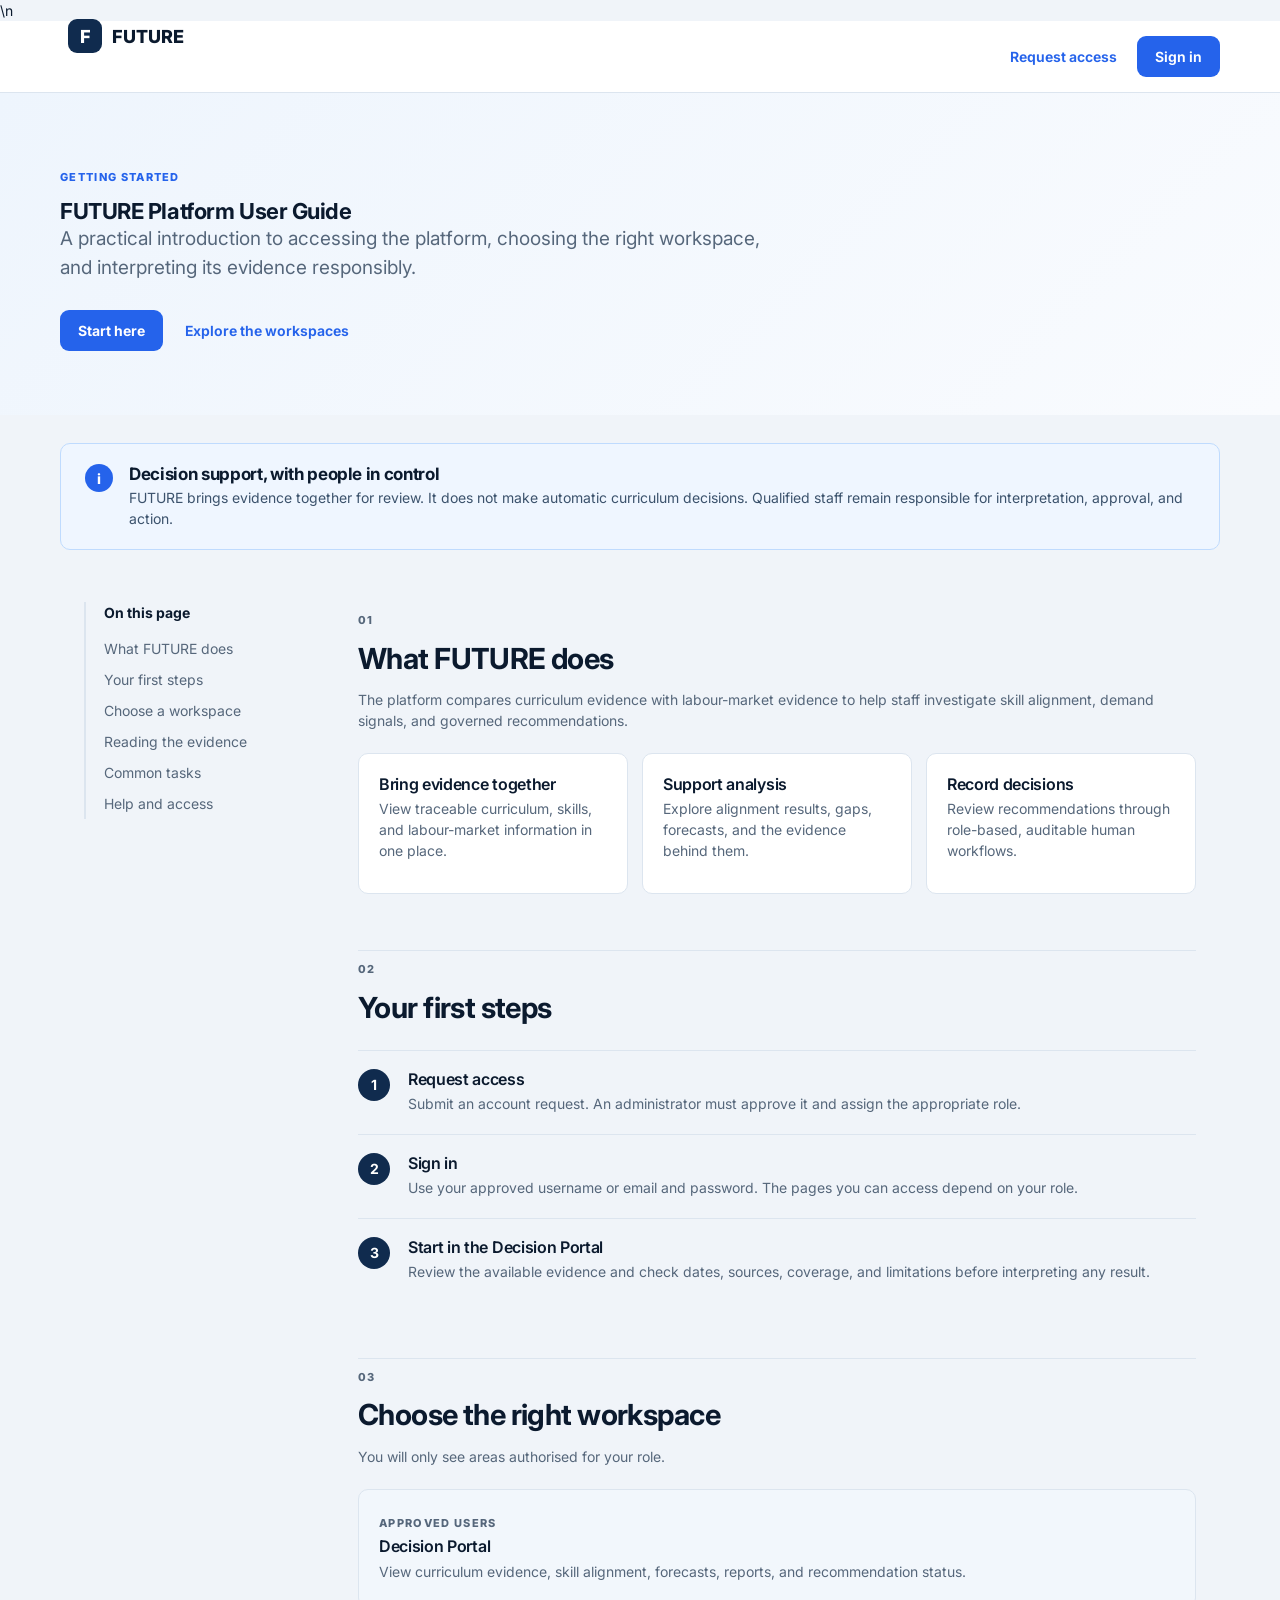
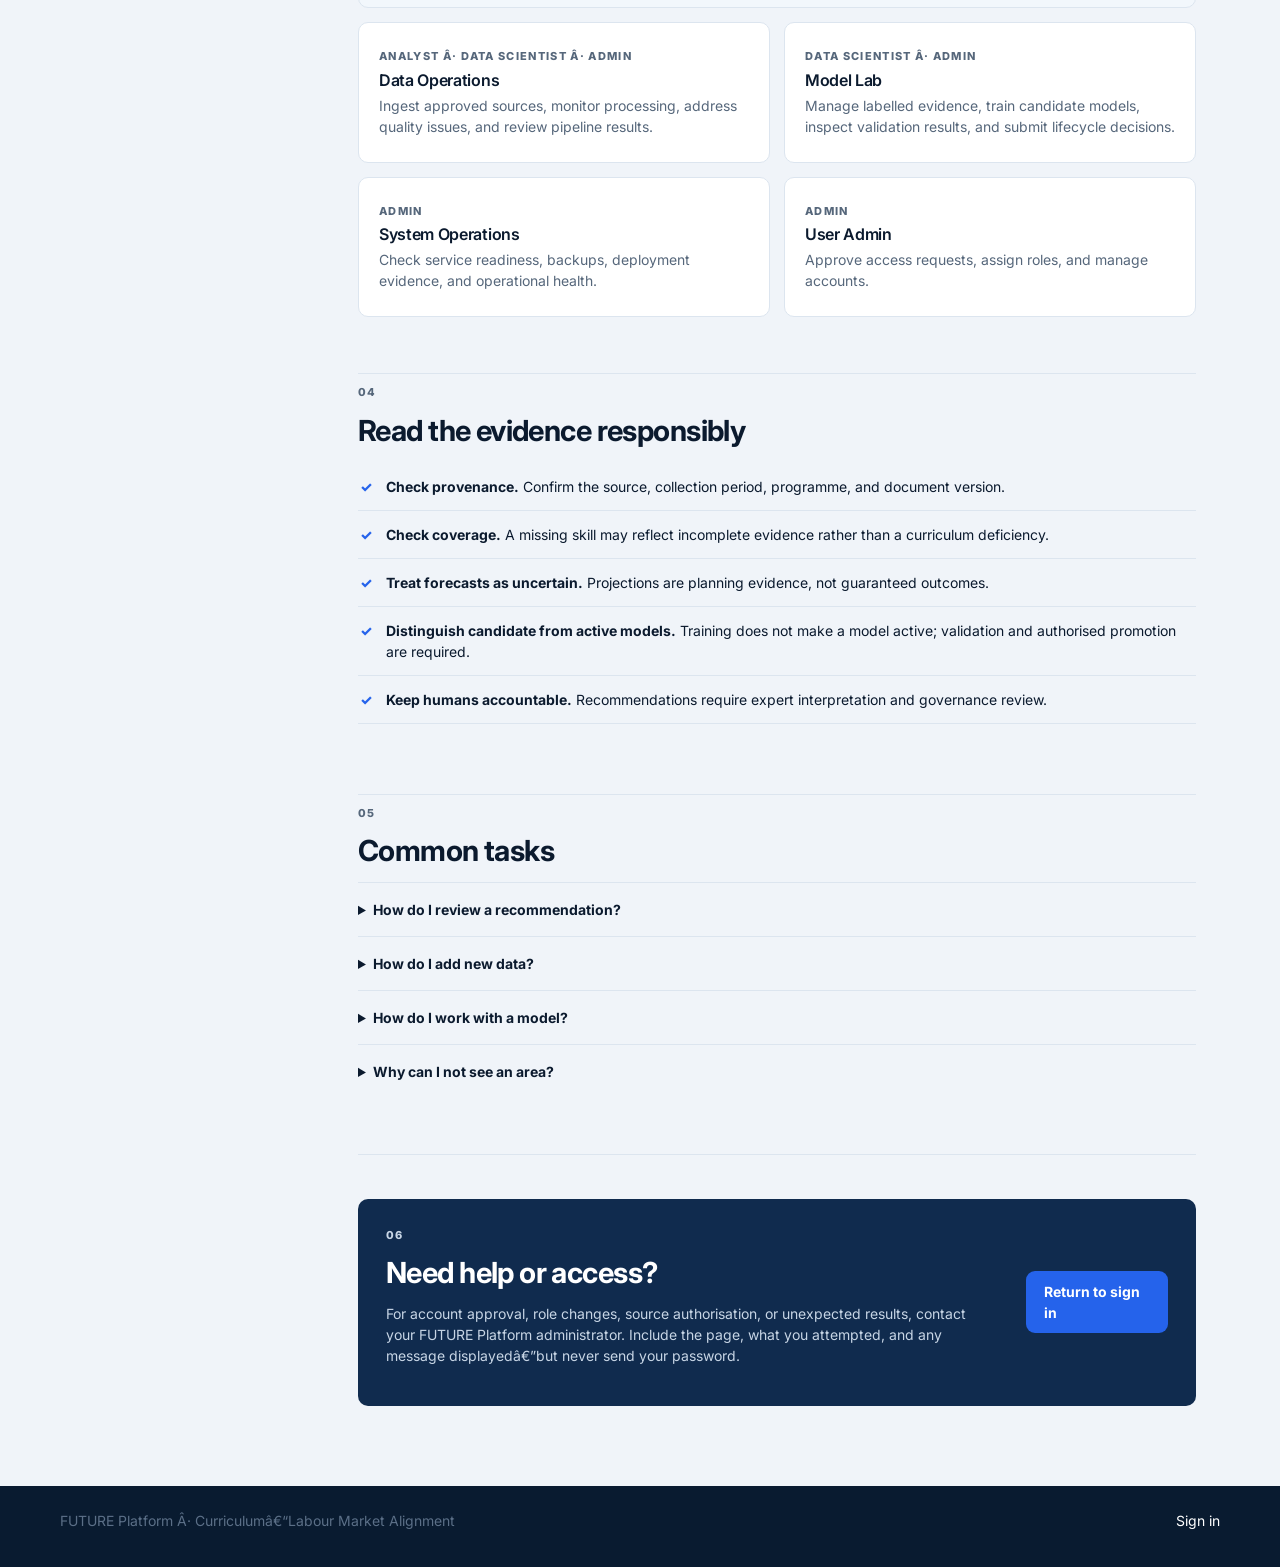
<file: frontend/ingestion_architecture.html>
﻿<!DOCTYPE html>
<html lang="en">
<head>
  <meta charset="UTF-8">
  <meta name="viewport" content="width=device-width, initial-scale=1.0">
  <meta http-equiv="refresh" content="0; url=user-guide.html">
  <title>FUTURE Platform — User Guide</title>
  <link rel="canonical" href="user-guide.html">
  <link rel="stylesheet" href="https://fonts.googleapis.com/css2?family=Inter:wght@400;500;600;700;800&display=swap">
  <link rel="stylesheet" href="styles.css?v=20260824a">\n</head>
<body>
  <p>This page has moved to the <a href="user-guide.html">FUTURE Platform User Guide</a>.</p>
  <script>window.location.replace('user-guide.html');</script>
  <!-- Dashboard overview: ingestion architecture includes Skill gap drill-down evidence routing. -->
</body>
</html>
</file>
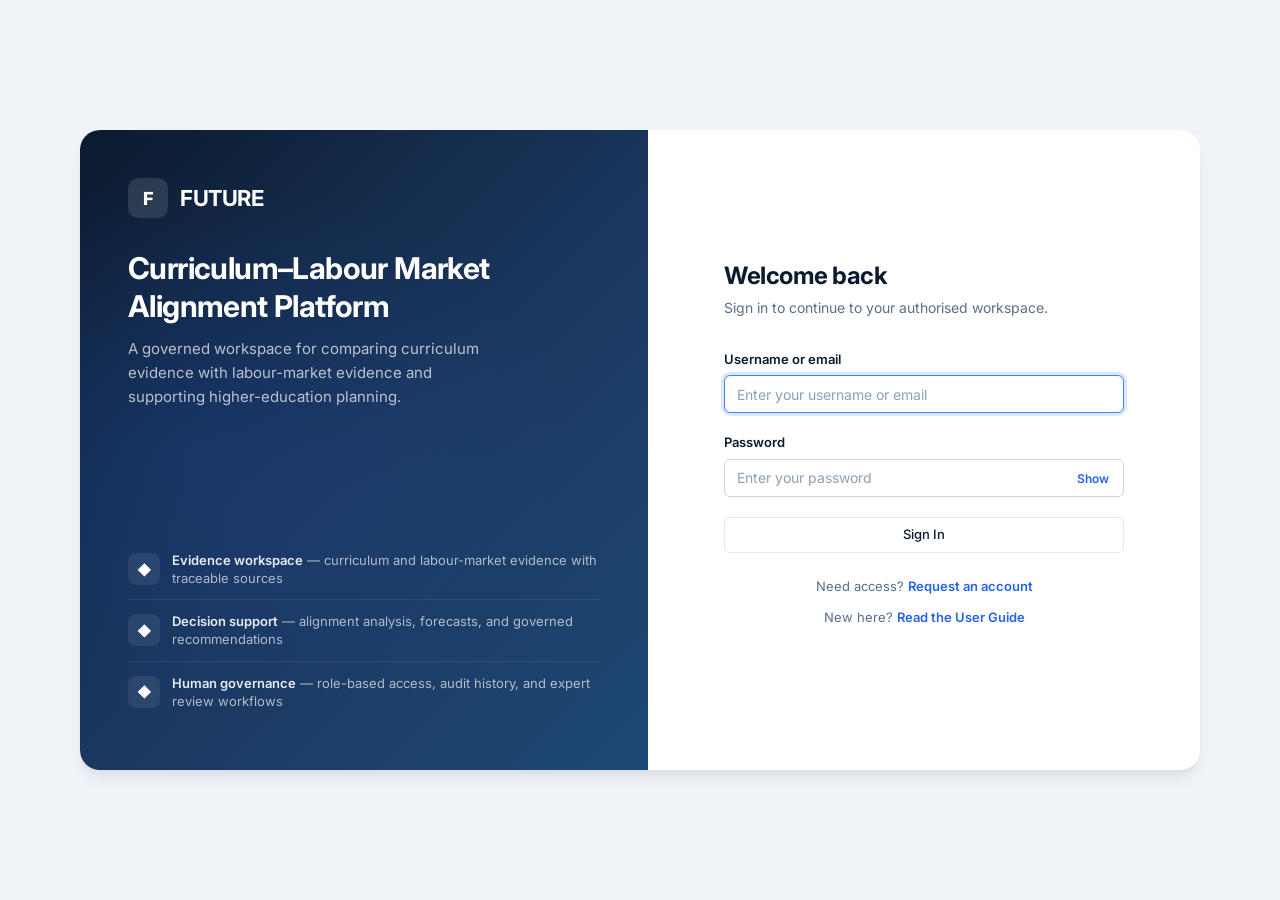
<file: frontend/login.html>
﻿<!DOCTYPE html>
<html lang="en">
<head>
  <meta charset="UTF-8">
  <meta http-equiv="refresh" content="0; url=index.html">
  <title>Redirecting...</title>
  <script>
    // Immediate redirect for better UX
    if (window.location.pathname.endsWith('login.html')) {
      window.location.replace('index.html');
    }
  </script>
  <style>
    body {
      font-family: system-ui, -apple-system, sans-serif;
      display: flex;
      justify-content: center;
      align-items: center;
      height: 100vh;
      margin: 0;
      background: #f4f6f9;
      color: #212529;
    }
    .redirect-msg {
      text-align: center;
      padding: 2rem;
      background: white;
      border-radius: 8px;
      box-shadow: 0 2px 10px rgba(0,0,0,0.1);
    }
    .spinner {
      display: inline-block;
      width: 1.5rem;
      height: 1.5rem;
      border: 2px solid rgba(0,123,255,0.3);
      border-radius: 50%;
      border-top-color: #007bff;
      animation: spin 0.8s linear infinite;
      margin-bottom: 1rem;
    }
    @keyframes spin {
      to { transform: rotate(360deg); }
    }
  </style>
  <link rel="stylesheet" href="https://fonts.googleapis.com/css2?family=Inter:wght@400;500;600;700;800&display=swap">
  <link rel="stylesheet" href="styles.css?v=20260824a">\n</head>
<body>
  <div class="redirect-msg">
    <div class="spinner"></div>
    <p>Redirecting to login page...</p>
    <small>If you are not redirected, <a href="index.html">click here</a>.</small>
  </div>
</body>
</html>
</file>
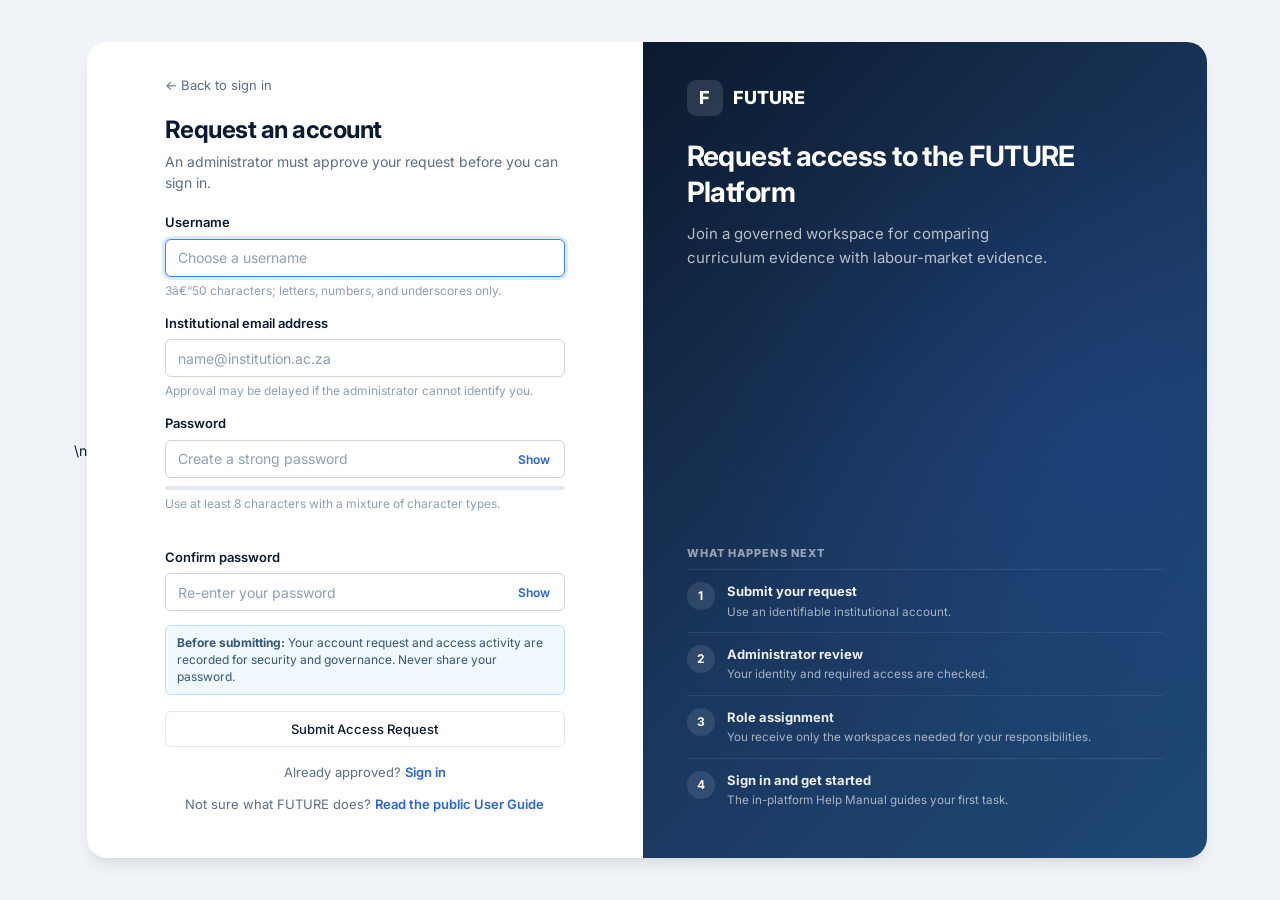
<file: frontend/register.html>
﻿<!DOCTYPE html>
<html lang="en">
<head>
  <meta charset="UTF-8">
  <meta name="viewport" content="width=device-width, initial-scale=1.0">
  <title>FUTURE Platform â€” Request Access</title>
  <link rel="preconnect" href="https://fonts.googleapis.com">
  <link rel="preconnect" href="https://fonts.gstatic.com" crossorigin>
  <link href="https://fonts.googleapis.com/css2?family=Inter:wght@400;500;600;700;800&display=swap" rel="stylesheet">
  <link rel="stylesheet" href="register.css">
  <link rel="stylesheet" href="https://fonts.googleapis.com/css2?family=Inter:wght@400;500;600;700;800&display=swap">
  <link rel="stylesheet" href="styles.css?v=20260824a">\n</head>
<body>
  <main class="page">
    <section class="brand-panel" aria-labelledby="access-title">
      <div class="brand-header">
        <div class="brand-mark"><span aria-hidden="true">F</span> FUTURE</div>
        <h1 id="access-title">Request access to the FUTURE Platform</h1>
        <p>Join a governed workspace for comparing curriculum evidence with labour-market evidence.</p>
      </div>
      <div class="access-process">
        <p class="process-label">What happens next</p>
        <ol>
          <li><span>1</span><div><strong>Submit your request</strong><small>Use an identifiable institutional account.</small></div></li>
          <li><span>2</span><div><strong>Administrator review</strong><small>Your identity and required access are checked.</small></div></li>
          <li><span>3</span><div><strong>Role assignment</strong><small>You receive only the workspaces needed for your responsibilities.</small></div></li>
          <li><span>4</span><div><strong>Sign in and get started</strong><small>The in-platform Help Manual guides your first task.</small></div></li>
        </ol>
      </div>
    </section>

    <section class="form-panel" aria-labelledby="request-title">
      <div class="form-container">
        <div class="form-header">
          <a href="index.html" class="back-link">&larr; Back to sign in</a>
          <h2 id="request-title">Request an account</h2>
          <p>An administrator must approve your request before you can sign in.</p>
        </div>
        <div id="alertContainer" role="status" aria-live="polite"></div>
        <form id="registerForm" novalidate>
          <div class="form-group">
            <label for="username">Username</label>
            <input type="text" id="username" class="form-control" placeholder="Choose a username" required minlength="3" maxlength="50" pattern="^[a-zA-Z0-9_]+$" title="Letters, numbers, and underscores only" autocomplete="username" autofocus>
            <small class="form-text">3â€“50 characters; letters, numbers, and underscores only.</small>
          </div>
          <div class="form-group">
            <label for="email">Institutional email address</label>
            <input type="email" id="email" class="form-control" placeholder="name@institution.ac.za" required autocomplete="email">
            <small class="form-text">Approval may be delayed if the administrator cannot identify you.</small>
          </div>
          <div class="form-group">
            <label for="password">Password</label>
            <div class="password-field">
              <input type="password" id="password" class="form-control" placeholder="Create a strong password" required minlength="8" autocomplete="new-password" aria-describedby="passwordHelp strengthText">
              <button type="button" class="password-toggle" data-password-target="password" aria-controls="password" aria-pressed="false">Show</button>
            </div>
            <div class="password-strength" id="passwordStrength" aria-hidden="true"><div class="password-strength-bar"></div></div>
            <small class="form-text" id="passwordHelp">Use at least 8 characters with a mixture of character types.</small>
            <small class="strength-text" id="strengthText" aria-live="polite"></small>
          </div>
          <div class="form-group">
            <label for="confirmPassword">Confirm password</label>
            <div class="password-field">
              <input type="password" id="confirmPassword" class="form-control" placeholder="Re-enter your password" required autocomplete="new-password">
              <button type="button" class="password-toggle" data-password-target="confirmPassword" aria-controls="confirmPassword" aria-pressed="false">Show</button>
            </div>
          </div>
          <div class="privacy-note"><strong>Before submitting:</strong> Your account request and access activity are recorded for security and governance. Never share your password.</div>
          <button type="submit" id="registerBtn" class="btn"><span id="registerBtnText">Submit Access Request</span><span id="registerSpinner" class="loading hidden"></span></button>
        </form>
        <div class="form-footer">
          <p>Already approved? <a href="index.html">Sign in</a></p>
          <p class="secondary-link">Not sure what FUTURE does? <a href="user-guide.html">Read the public User Guide</a></p>
        </div>
      </div>
    </section>
  </main>
  <script type="module" src="register.js"></script>
</body>
</html>
</file>
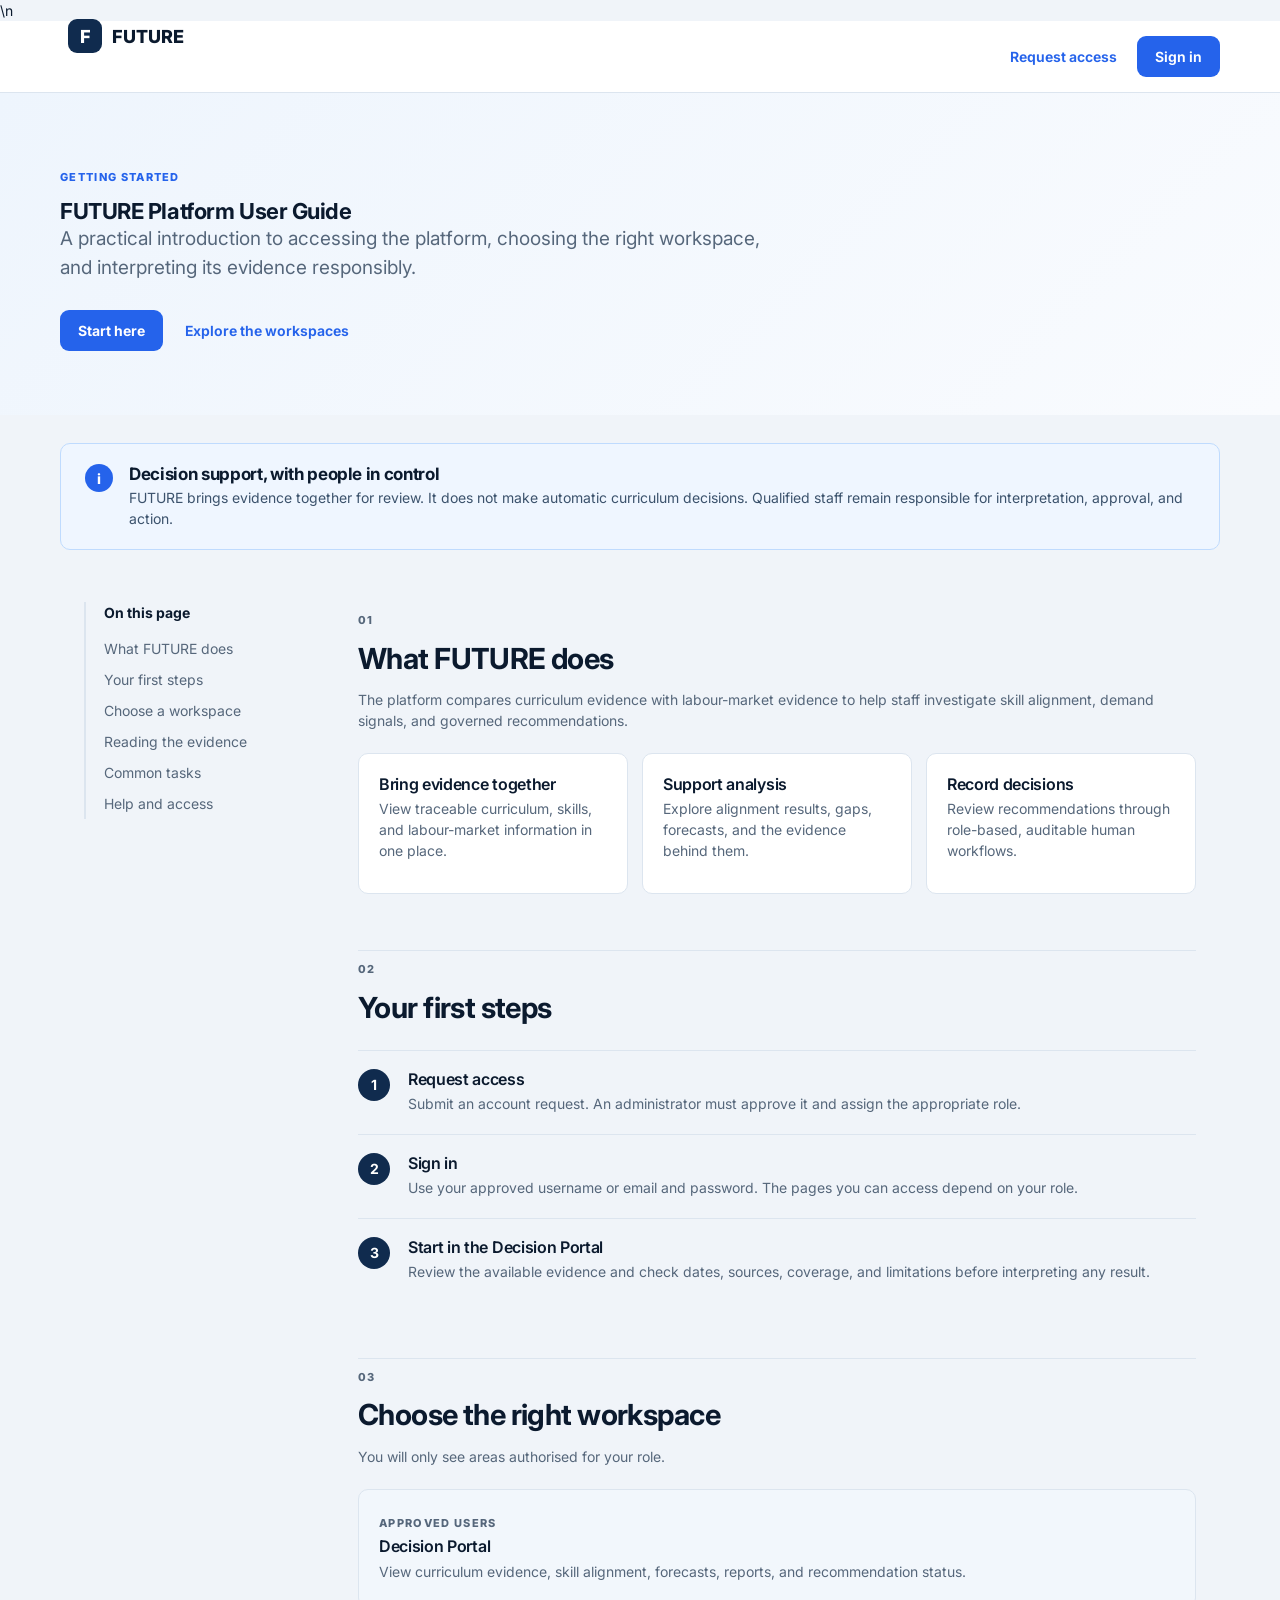
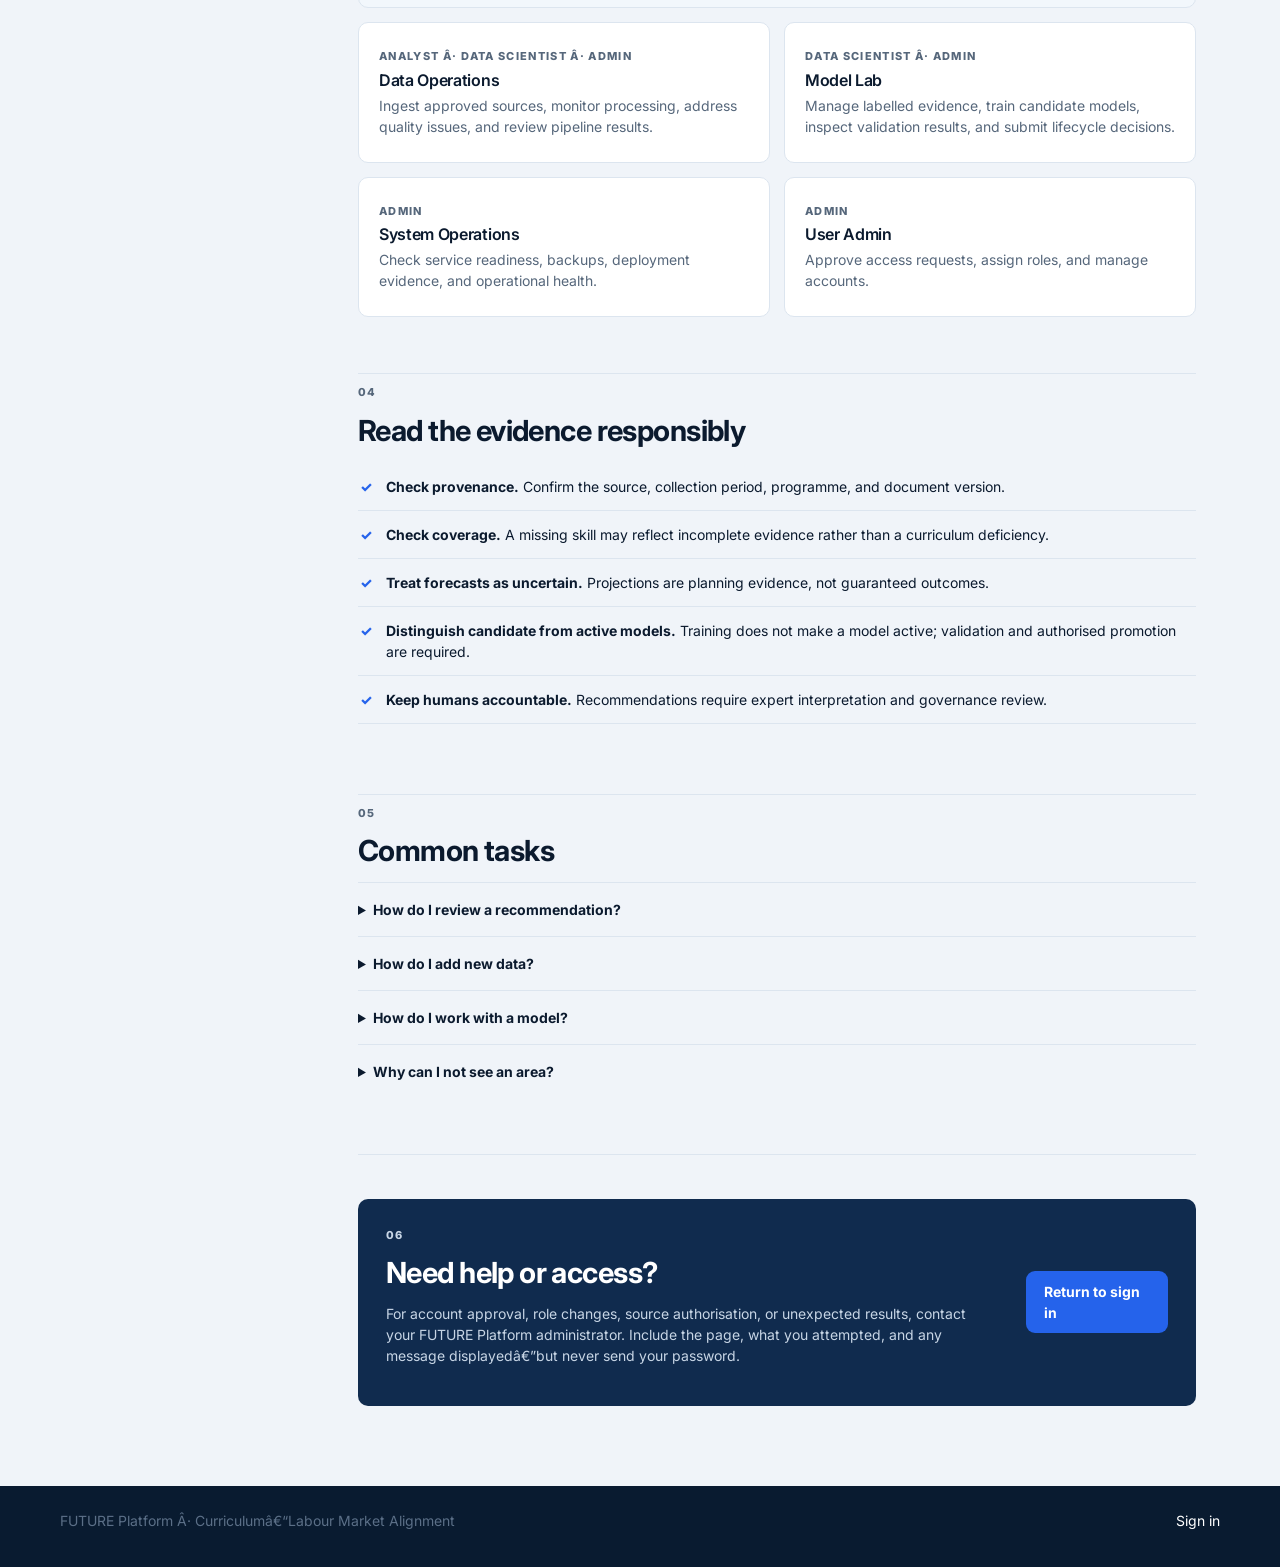
<file: frontend/user-guide.html>
﻿<!DOCTYPE html>
<html lang="en">
<head>
  <meta charset="UTF-8">
  <meta name="viewport" content="width=device-width, initial-scale=1.0">
  <title>FUTURE Platform â€” User Guide</title>
  <link rel="stylesheet" href="user-guide.css">
  <style>.session-label{color:#56677b;font-size:13px}.hidden{display:none!important}</style>
  <link rel="stylesheet" href="https://fonts.googleapis.com/css2?family=Inter:wght@400;500;600;700;800&display=swap">
  <link rel="stylesheet" href="styles.css?v=20260824a">\n</head>
<body>
  <a class="skip-link" href="#guide-content">Skip to guide</a>
  <header class="site-header">
    <a class="brand" href="index.html" aria-label="FUTURE Platform sign in"><span aria-hidden="true">F</span> FUTURE</a>
    <nav aria-label="Account links">
      <span id="guideSessionLabel" class="session-label hidden"></span>
      <a href="register.html" id="guideRequestAccess">Request access</a>
      <a class="primary-link" href="index.html" id="guideAccountLink">Sign in</a>
    </nav>
  </header>

  <main id="guide-content">
    <section class="hero">
      <p class="eyebrow">Getting started</p>
      <h1>FUTURE Platform User Guide</h1>
      <p class="lead">A practical introduction to accessing the platform, choosing the right workspace, and interpreting its evidence responsibly.</p>
      <div class="guide-actions"><a class="button" href="#first-steps">Start here</a><a class="text-link" href="#workspaces">Explore the workspaces</a></div>
    </section>

    <section class="notice" aria-labelledby="decision-support-title">
      <div aria-hidden="true">i</div>
      <div><h2 id="decision-support-title">Decision support, with people in control</h2><p>FUTURE brings evidence together for review. It does not make automatic curriculum decisions. Qualified staff remain responsible for interpretation, approval, and action.</p></div>
    </section>

    <div class="guide-layout">
      <aside aria-label="On this page">
        <strong>On this page</strong>
        <a href="#purpose">What FUTURE does</a>
        <a href="#first-steps">Your first steps</a>
        <a href="#workspaces">Choose a workspace</a>
        <a href="#evidence">Reading the evidence</a>
        <a href="#common-tasks">Common tasks</a>
        <a href="#help">Help and access</a>
      </aside>

      <div class="content">
        <section id="purpose">
          <p class="section-number">01</p>
          <h2>What FUTURE does</h2>
          <p>The platform compares curriculum evidence with labour-market evidence to help staff investigate skill alignment, demand signals, and governed recommendations.</p>
          <div class="three-up">
            <article><h3>Bring evidence together</h3><p>View traceable curriculum, skills, and labour-market information in one place.</p></article>
            <article><h3>Support analysis</h3><p>Explore alignment results, gaps, forecasts, and the evidence behind them.</p></article>
            <article><h3>Record decisions</h3><p>Review recommendations through role-based, auditable human workflows.</p></article>
          </div>
        </section>

        <section id="first-steps">
          <p class="section-number">02</p>
          <h2>Your first steps</h2>
          <ol class="steps">
            <li><span>1</span><div><h3>Request access</h3><p>Submit an account request. An administrator must approve it and assign the appropriate role.</p></div></li>
            <li><span>2</span><div><h3>Sign in</h3><p>Use your approved username or email and password. The pages you can access depend on your role.</p></div></li>
            <li><span>3</span><div><h3>Start in the Decision Portal</h3><p>Review the available evidence and check dates, sources, coverage, and limitations before interpreting any result.</p></div></li>
          </ol>
        </section>

        <section id="workspaces">
          <p class="section-number">03</p>
          <h2>Choose the right workspace</h2>
          <p>You will only see areas authorised for your role.</p>
          <div class="workspace-grid">
            <article><p class="role">Approved users</p><h3>Decision Portal</h3><p>View curriculum evidence, skill alignment, forecasts, reports, and recommendation status.</p></article>
            <article><p class="role">Analyst Â· Data scientist Â· Admin</p><h3>Data Operations</h3><p>Ingest approved sources, monitor processing, address quality issues, and review pipeline results.</p></article>
            <article><p class="role">Data scientist Â· Admin</p><h3>Model Lab</h3><p>Manage labelled evidence, train candidate models, inspect validation results, and submit lifecycle decisions.</p></article>
            <article><p class="role">Admin</p><h3>System Operations</h3><p>Check service readiness, backups, deployment evidence, and operational health.</p></article>
            <article><p class="role">Admin</p><h3>User Admin</h3><p>Approve access requests, assign roles, and manage accounts.</p></article>
          </div>
        </section>

        <section id="evidence">
          <p class="section-number">04</p>
          <h2>Read the evidence responsibly</h2>
          <ul class="checks">
            <li><strong>Check provenance.</strong> Confirm the source, collection period, programme, and document version.</li>
            <li><strong>Check coverage.</strong> A missing skill may reflect incomplete evidence rather than a curriculum deficiency.</li>
            <li><strong>Treat forecasts as uncertain.</strong> Projections are planning evidence, not guaranteed outcomes.</li>
            <li><strong>Distinguish candidate from active models.</strong> Training does not make a model active; validation and authorised promotion are required.</li>
            <li><strong>Keep humans accountable.</strong> Recommendations require expert interpretation and governance review.</li>
          </ul>
        </section>

        <section id="common-tasks">
          <p class="section-number">05</p>
          <h2>Common tasks</h2>
          <details><summary>How do I review a recommendation?</summary><p>Open Recommendation Review from the portal, inspect its supporting evidence and explanation, then record the permitted review action and rationale. Do not approve a recommendation only because it has a high score.</p></details>
          <details><summary>How do I add new data?</summary><p>If your role permits it, use Data Operations. Select the correct source type, provide the required source information, run the quality checks, and resolve flagged issues before using the result.</p></details>
          <details><summary>How do I work with a model?</summary><p>Use Model Lab to prepare labelled evidence and create a candidate. Review its dataset fingerprint, validation evidence, limitations, and comparison with the active model before any promotion decision.</p></details>
          <details><summary>Why can I not see an area?</summary><p>Your assigned role may not permit access. Contact the platform administrator if your responsibilities have changed.</p></details>
        </section>

        <section id="help" class="help-card">
          <div><p class="section-number">06</p><h2>Need help or access?</h2><p>For account approval, role changes, source authorisation, or unexpected results, contact your FUTURE Platform administrator. Include the page, what you attempted, and any message displayedâ€”but never send your password.</p></div>
          <a class="button" href="index.html">Return to sign in</a>
        </section>
      </div>
    </div>
  </main>
  <footer><p>FUTURE Platform Â· Curriculumâ€“Labour Market Alignment</p><a href="index.html">Sign in</a></footer>
  <script type="module" src="user-guide.js"></script>
</body>
</html>
</file>
<file: frontend/auth.css>
*, *::before, *::after { box-sizing: border-box; margin: 0; padding: 0; }

    :root {
      --font: 'Inter', -apple-system, BlinkMacSystemFont, 'Segoe UI', Roboto, sans-serif;
      --bg: #f0f4f9;
      --surface: #ffffff;
      --surface-hover: #f8fafc;
      --text: #0b1a2e;
      --text-secondary: #5b6f87;
      --text-tertiary: #8fa0b5;
      --border: #e2e8f0;
      --border-focus: #3b82f6;
      --accent: #2563eb;
      --accent-hover: #1d4ed8;
      --accent-subtle: #eff6ff;
      --accent-ring: rgba(37, 99, 235, 0.18);
      --danger: #dc2626;
      --danger-bg: #fef2f2;
      --danger-border: #fecaca;
      --success: #16a34a;
      --success-bg: #f0fdf4;
      --success-border: #bbf7d0;
      --info: #2563eb;
      --info-bg: #eff6ff;
      --info-border: #bfdbfe;
      --shadow-sm: 0 1px 2px rgba(0,0,0,0.04);
      --shadow: 0 1px 3px rgba(0,0,0,0.06), 0 1px 2px rgba(0,0,0,0.04);
      --shadow-md: 0 4px 6px -1px rgba(0,0,0,0.07), 0 2px 4px -1px rgba(0,0,0,0.04);
      --shadow-lg: 0 10px 25px -3px rgba(0,0,0,0.08), 0 4px 8px -2px rgba(0,0,0,0.04);
      --radius: 12px;
      --radius-sm: 8px;
      --transition: 180ms cubic-bezier(0.4, 0, 0.2, 1);
    }

    html { height: 100%; }

    body {
      font-family: var(--font);
      background: var(--bg);
      color: var(--text);
      min-height: 100%;
      display: flex;
      align-items: center;
      justify-content: center;
      padding: 20px;
      line-height: 1.6;
      -webkit-font-smoothing: antialiased;
      -moz-osx-font-smoothing: grayscale;
    }

    .page {
      display: flex;
      width: 100%;
      max-width: 1120px;
      min-height: 640px;
      background: var(--surface);
      border-radius: 20px;
      box-shadow: var(--shadow-lg);
      overflow: hidden;
    }

    .brand-panel {
      display: none;
      flex: 1;
      background: linear-gradient(135deg, #0b1a2e 0%, #1a365d 50%, #1e4976 100%);
      padding: 48px;
      color: #fff;
      flex-direction: column;
      justify-content: space-between;
      position: relative;
    }

    .brand-panel::after {
      content: '';
      position: absolute;
      inset: 0;
      background: radial-gradient(ellipse at 20% 50%, rgba(37, 99, 235, 0.15) 0%, transparent 60%);
      pointer-events: none;
    }

    .brand-header { position: relative; z-index: 1; }

    .brand-header .logo {
      display: inline-flex;
      align-items: center;
      gap: 12px;
      margin-bottom: 32px;
    }

    .brand-header .logo-icon {
      width: 40px;
      height: 40px;
      background: rgba(255,255,255,0.12);
      border-radius: 10px;
      display: flex;
      align-items: center;
      justify-content: center;
      font-weight: 800;
      font-size: 18px;
      letter-spacing: -0.02em;
      backdrop-filter: blur(4px);
    }

    .brand-header .logo-text {
      font-weight: 700;
      font-size: 22px;
      letter-spacing: -0.02em;
    }

    .brand-header h1 {
      font-size: 30px;
      font-weight: 700;
      letter-spacing: -0.02em;
      line-height: 1.25;
      margin-bottom: 12px;
    }

    .brand-header p {
      font-size: 15px;
      line-height: 1.6;
      color: rgba(255,255,255,0.7);
      max-width: 380px;
    }

    .brand-footer {
      position: relative;
      z-index: 1;
    }

    .brand-footer .feature {
      display: flex;
      align-items: center;
      gap: 12px;
      padding: 12px 0;
      border-top: 1px solid rgba(255,255,255,0.08);
    }

    .brand-footer .feature:first-of-type { border-top: none; padding-top: 0; }

    .brand-footer .feature-icon {
      width: 32px;
      height: 32px;
      border-radius: 8px;
      background: rgba(255,255,255,0.08);
      display: flex;
      align-items: center;
      justify-content: center;
      font-size: 14px;
      flex-shrink: 0;
    }

    .brand-footer .feature-text {
      font-size: 13px;
      color: rgba(255,255,255,0.65);
      line-height: 1.4;
    }

    .brand-footer .feature-text strong {
      color: rgba(255,255,255,0.9);
      font-weight: 600;
    }

    .form-panel {
      flex: 1;
      display: flex;
      align-items: center;
      justify-content: center;
      padding: 48px 40px;
      min-width: 0;
    }

    .form-container {
      width: 100%;
      max-width: 400px;
    }

    .form-header {
      margin-bottom: 32px;
    }

    .form-header .mobile-logo {
      display: flex;
      align-items: center;
      gap: 10px;
      margin-bottom: 24px;
    }

    .form-header .mobile-logo .logo-icon {
      width: 34px;
      height: 34px;
      background: var(--accent);
      border-radius: 8px;
      display: flex;
      align-items: center;
      justify-content: center;
      font-weight: 800;
      font-size: 15px;
      color: #fff;
      letter-spacing: -0.02em;
    }

    .form-header .mobile-logo span {
      font-weight: 700;
      font-size: 18px;
      color: var(--text);
      letter-spacing: -0.02em;
    }

    .form-header h2 {
      font-size: 24px;
      font-weight: 700;
      letter-spacing: -0.02em;
      margin-bottom: 6px;
    }

    .form-header p {
      font-size: 14px;
      color: var(--text-secondary);
    }

    .alert {
      padding: 12px 14px;
      border-radius: var(--radius-sm);
      font-size: 13px;
      line-height: 1.5;
      margin-bottom: 20px;
      display: flex;
      align-items: flex-start;
      gap: 8px;
    }

    .alert-icon {
      flex-shrink: 0;
      width: 18px;
      height: 18px;
      margin-top: 1px;
      display: flex;
      align-items: center;
      justify-content: center;
    }

    .alert-error { background: var(--danger-bg); color: var(--danger); border: 1px solid var(--danger-border); }
    .alert-success { background: var(--success-bg); color: var(--success); border: 1px solid var(--success-border); }
    .alert-info { background: var(--info-bg); color: var(--info); border: 1px solid var(--info-border); }

    .form-group {
      margin-bottom: 20px;
    }

    .form-group label {
      display: block;
      font-size: 13px;
      font-weight: 600;
      color: var(--text);
      margin-bottom: 6px;
    }

    .form-control {
      width: 100%;
      padding: 10px 14px;
      font-family: var(--font);
      font-size: 14px;
      color: var(--text);
      background: var(--surface);
      border: 1.5px solid var(--border);
      border-radius: var(--radius-sm);
      transition: border-color var(--transition), box-shadow var(--transition);
      outline: none;
      appearance: none;
    }

    .form-control::placeholder { color: var(--text-tertiary); }

    .form-control:focus {
      border-color: var(--border-focus);
      box-shadow: 0 0 0 3px var(--accent-ring);
    }

    .password-field { position: relative; }
    .password-field .form-control { padding-right: 66px; }
    .password-toggle {
      position: absolute;
      right: 8px;
      top: 50%;
      transform: translateY(-50%);
      border: 0;
      background: transparent;
      color: var(--accent);
      font: 600 12px var(--font);
      padding: 6px 7px;
      border-radius: 6px;
      cursor: pointer;
    }
    .password-toggle:hover { background: var(--accent-subtle); }
    .password-toggle:focus-visible { outline: 2px solid var(--accent); outline-offset: 1px; }
    .field-hint { display: block; margin-top: 6px; color: #92400e; font-size: 12px; }

    .btn {
      width: 100%;
      padding: 11px 20px;
      font-family: var(--font);
      font-size: 14px;
      font-weight: 600;
      color: #fff;
      background: var(--accent);
      border: none;
      border-radius: var(--radius-sm);
      cursor: pointer;
      transition: background var(--transition), transform var(--transition), box-shadow var(--transition);
      display: inline-flex;
      align-items: center;
      justify-content: center;
      gap: 8px;
      position: relative;
      overflow: hidden;
    }

    .btn:hover { background: var(--accent-hover); box-shadow: var(--shadow-md); transform: translateY(-1px); }
    .btn:active { transform: translateY(0); }

    .btn:disabled {
      opacity: 0.55;
      cursor: not-allowed;
      transform: none;
      box-shadow: none;
    }

    .loading {
      display: inline-block;
      width: 16px;
      height: 16px;
      border: 2px solid rgba(255,255,255,0.3);
      border-radius: 50%;
      border-top-color: #fff;
      animation: spin 0.6s linear infinite;
    }

    @keyframes spin { to { transform: rotate(360deg); } }

    .hidden { display: none !important; }

    .form-footer {
      margin-top: 24px;
      text-align: center;
      font-size: 13px;
      color: var(--text-secondary);
    }

    .form-footer a {
      color: var(--accent);
      text-decoration: none;
      font-weight: 600;
      transition: color var(--transition);
    }

    .form-footer a:hover { color: var(--accent-hover); text-decoration: underline; }
    .help-link { margin-top: 8px; }

    .session-expired {
      margin-top: 16px;
      font-size: 12px;
      color: var(--text-tertiary);
      text-align: center;
    }

    @media (min-width: 768px) {
      .brand-panel { display: flex; }
      .form-header .mobile-logo { display: none; }
    }

    @media (max-width: 767px) {
      .page { border-radius: 16px; min-height: auto; }
      .form-panel { padding: 36px 24px; }
    }

    @media (max-width: 480px) {
      body { padding: 12px; }
      .page { border-radius: 12px; }
      .form-panel { padding: 28px 18px; }
      .form-header h2 { font-size: 20px; }
    }
</file>
<file: frontend/styles.css>
/* ==========================================================================
   FUTURE Platform — Centralized Design System (styles.css)
   --------------------------------------------------------------------------
   Load this stylesheet LAST on every page. It defines the design tokens and
   the shared component layer (shell, buttons, forms, tables, cards, modals,
   feedback) so every portal surface looks and behaves consistently.
   Page-specific stylesheets may refine layout but should not re-theme
   components; use the tokens below instead of hard-coded values.
   ========================================================================== */

/* ==========================================================================
   1. Design Tokens
   ========================================================================== */

:root {
  /* Typography */
  --font: 'Inter', -apple-system, BlinkMacSystemFont, 'Segoe UI', Roboto, sans-serif;
  --font-mono: ui-monospace, 'Cascadia Code', 'SF Mono', Consolas, monospace;

  --fs-xs: 11px;
  --fs-sm: 12px;
  --fs-md: 13px;
  --fs-base: 14px;
  --fs-lg: 16px;
  --fs-xl: 18px;
  --fs-2xl: 22px;
  --fs-3xl: 28px;

  --lh-tight: 1.25;
  --lh-normal: 1.5;

  /* Palette — brand */
  --bg: #f0f4f9;
  --surface: #ffffff;
  --surface-hover: #f8fafc;
  --surface-alt: #f1f5f9;
  --sidebar-bg-from: #0b1a2e;
  --sidebar-bg-to: #112240;

  --text: #0b1a2e;
  --text-secondary: #5b6f87;
  --text-tertiary: #8fa0b5;

  --border: #e2e8f0;
  --border-strong: #cbd5e1;

  --accent: #2563eb;
  --accent-hover: #1d4ed8;
  --accent-subtle: #eff6ff;
  --accent-ring: rgba(37, 99, 235, 0.15);
  --accent-text-on-sidebar: #93bbfc;

  /* Palette — semantic */
  --good: #16a34a;
  --good-bg: #f0fdf4;
  --good-border: #bbf7d0;
  --warn: #d97706;
  --warn-bg: #fffbeb;
  --warn-border: #fde68a;
  --bad: #dc2626;
  --bad-bg: #fef2f2;
  --bad-border: #fecaca;
  --info: #0284c7;
  --info-bg: #f0f9ff;
  --info-border: #bae6fd;

  /* Elevation */
  --shadow-sm: 0 1px 2px rgba(0, 0, 0, 0.04);
  --shadow: 0 1px 3px rgba(0, 0, 0, 0.06), 0 1px 2px rgba(0, 0, 0, 0.04);
  --shadow-md: 0 4px 6px -1px rgba(0, 0, 0, 0.07), 0 2px 4px -1px rgba(0, 0, 0, 0.04);
  --shadow-lg: 0 10px 15px -3px rgba(0, 0, 0, 0.08), 0 4px 6px -2px rgba(0, 0, 0, 0.04);

  /* Shape & motion */
  --radius: 10px;
  --radius-sm: 6px;
  --radius-lg: 14px;
  --transition: 180ms cubic-bezier(0.4, 0, 0.2, 1);

  /* Layout */
  --sidebar: 248px;
  --topbar-height: 72px;
  --space-1: 4px;
  --space-2: 8px;
  --space-3: 12px;
  --space-4: 16px;
  --space-5: 20px;
  --space-6: 24px;
  --space-8: 32px;

  --z-sidebar: 100;
  --z-topbar: 90;
  --z-modal: 200;
  --z-toast: 300;
}

/* ==========================================================================
   2. Base / Reset
   ========================================================================== */

*, *::before, *::after { box-sizing: border-box; }

html { -webkit-text-size-adjust: 100%; }

body {
  margin: 0;
  font-family: var(--font);
  font-size: var(--fs-base);
  line-height: var(--lh-normal);
  color: var(--text);
  background: var(--bg);
  -webkit-font-smoothing: antialiased;
  -moz-osx-font-smoothing: grayscale;
}

h1, h2, h3, h4 { margin: 0; color: var(--text); letter-spacing: -0.02em; line-height: var(--lh-tight); }
h1 { font-size: var(--fs-2xl); font-weight: 700; }
h2 { font-size: var(--fs-2xl); font-weight: 700; }
h3 { font-size: var(--fs-lg); font-weight: 600; }
h4 { font-size: var(--fs-base); font-weight: 600; }

p { margin: 0 0 var(--space-3); color: var(--text-secondary); }

a { color: var(--accent); text-decoration: none; transition: color var(--transition); }
a:hover { color: var(--accent-hover); text-decoration: underline; }

code, pre { font-family: var(--font-mono); font-size: 0.92em; background: var(--surface-alt); border-radius: var(--radius-sm); }
code { padding: 1px 5px; }
pre { padding: var(--space-3); overflow-x: auto; border: 1px solid var(--border); }

hr { border: 0; border-top: 1px solid var(--border); margin: var(--space-5) 0; }

:focus-visible {
  outline: 2px solid var(--accent);
  outline-offset: 2px;
}

::selection { background: var(--accent-ring); }

* { scrollbar-width: thin; scrollbar-color: var(--border-strong) transparent; }
*::-webkit-scrollbar { width: 10px; height: 10px; }
*::-webkit-scrollbar-thumb { background: var(--border-strong); border-radius: 8px; border: 2px solid transparent; background-clip: content-box; }
*::-webkit-scrollbar-track { background: transparent; }

.hidden { display: none !important; }

/* ==========================================================================
   3. Application Shell — Sidebar, Main, Topbar
   ========================================================================== */

.app { min-height: 100vh; display: flex; }

.sidebar {
  position: fixed;
  inset: 0 auto 0 0;
  width: var(--sidebar);
  background: linear-gradient(180deg, var(--sidebar-bg-from) 0%, var(--sidebar-bg-to) 100%);
  padding: var(--space-6) var(--space-4);
  overflow-y: auto;
  display: flex;
  flex-direction: column;
  z-index: var(--z-sidebar);
}

.brand {
  padding: 0 var(--space-2) var(--space-5);
  border-bottom: 1px solid rgba(255, 255, 255, 0.08);
  margin-bottom: var(--space-5);
  position: relative;
}

.brand h1 {
  display: flex;
  align-items: center;
  gap: 10px;
  margin: 0;
  font-size: 19px;
  font-weight: 800;
  letter-spacing: 0.06em;
  color: #fff;
}

.brand h1::before {
  content: "";
  width: 12px;
  height: 12px;
  border-radius: 3px;
  background: linear-gradient(135deg, var(--accent), #60a5fa);
  box-shadow: 0 0 0 3px rgba(37, 99, 235, 0.25);
  flex-shrink: 0;
}

.brand p {
  margin: 6px 0 0;
  color: rgba(255, 255, 255, 0.55);
  font-size: var(--fs-sm);
  line-height: 1.45;
}

.nav { display: grid; gap: 3px; align-content: start; }

.nav a,
.nav button {
  position: relative;
  width: 100%;
  min-height: 40px;
  display: flex;
  align-items: center;
  gap: 10px;
  padding: 10px 12px;
  color: rgba(255, 255, 255, 0.72);
  background: transparent;
  border: 0;
  border-radius: var(--radius-sm);
  font-family: var(--font);
  font-size: var(--fs-md);
  font-weight: 500;
  text-align: left;
  text-decoration: none;
  cursor: pointer;
  transition: background var(--transition), color var(--transition);
}

.nav a:hover,
.nav button:hover {
  background: rgba(255, 255, 255, 0.08);
  color: #fff;
  text-decoration: none;
}

.nav button.active,
.nav a.active {
  background: rgba(37, 99, 235, 0.22);
  color: var(--accent-text-on-sidebar);
  font-weight: 600;
}

.nav button.active::before,
.nav a.active::before {
  content: "";
  position: absolute;
  left: 0;
  top: 8px;
  bottom: 8px;
  width: 3px;
  border-radius: 3px;
  background: var(--accent);
}

.nav-separator {
  height: 1px;
  background: rgba(255, 255, 255, 0.09);
  margin: var(--space-3) 0;
}

.nav .nav-help,
.nav .nav-admin { color: rgba(255, 255, 255, 0.6); }

.main {
  flex: 1;
  margin-left: var(--sidebar);
  padding: var(--space-6) var(--space-8);
  min-width: 0;
}

.topbar {
  position: sticky;
  top: 0;
  z-index: var(--z-topbar);
  display: flex;
  justify-content: space-between;
  gap: var(--space-4);
  align-items: center;
  padding: var(--space-4) 0;
  margin-bottom: var(--space-5);
  border-bottom: 1px solid var(--border);
  background: color-mix(in srgb, var(--bg) 86%, transparent);
  backdrop-filter: blur(8px);
  -webkit-backdrop-filter: blur(8px);
}

@supports not (background: color-mix(in srgb, red 50%, blue)) {
  .topbar { background: var(--bg); }
}

.topbar h2 { margin: 0; font-size: var(--fs-2xl); font-weight: 700; }

.topbar p { margin: 4px 0 0; color: var(--text-secondary); font-size: var(--fs-base); }

.userbox {
  display: flex;
  gap: 10px;
  align-items: center;
  flex-wrap: wrap;
  justify-content: flex-end;
  flex-shrink: 0;
}

.usertext { text-align: right; min-width: 130px; position: relative; padding-left: 22px; }

.usertext::before {
  content: "";
  position: absolute;
  left: 0;
  top: 50%;
  transform: translateY(-50%);
  width: 10px;
  height: 10px;
  border-radius: 50%;
  background: linear-gradient(135deg, var(--accent), #60a5fa);
  box-shadow: 0 0 0 3px var(--accent-ring);
}

.usertext strong { display: block; font-size: var(--fs-base); font-weight: 600; overflow-wrap: anywhere; }
.usertext span { display: block; color: var(--text-secondary); font-size: var(--fs-sm); overflow-wrap: anywhere; }

.breadcrumbs { display: flex; align-items: center; gap: 6px; font-size: var(--fs-sm); color: var(--text-tertiary); margin-bottom: 6px; }
.breadcrumbs a { color: var(--text-secondary); font-weight: 500; }
.breadcrumbs a:hover { color: var(--accent); }
.breadcrumbs .separator { color: var(--text-tertiary); }

/* ==========================================================================
   4. Buttons
   ========================================================================== */

.btn {
  min-height: 36px;
  border: 1.5px solid var(--border);
  background: var(--surface);
  color: var(--text);
  border-radius: var(--radius-sm);
  padding: 8px 14px;
  font-family: var(--font);
  font-size: var(--fs-md);
  font-weight: 500;
  cursor: pointer;
  text-decoration: none;
  display: inline-flex;
  align-items: center;
  justify-content: center;
  gap: 6px;
  white-space: nowrap;
  line-height: 1;
  transition: background var(--transition), border-color var(--transition),
    box-shadow var(--transition), color var(--transition);
}

.btn:hover { background: var(--surface-hover); border-color: var(--border-strong); color: var(--text); text-decoration: none; }
.btn:focus-visible { outline: none; box-shadow: 0 0 0 3px var(--accent-ring); border-color: var(--accent); }
.btn:disabled { opacity: 0.5; cursor: not-allowed; pointer-events: none; }

.btn.primary { background: var(--accent); color: #fff; border-color: var(--accent); }
.btn.primary:hover { background: var(--accent-hover); border-color: var(--accent-hover); box-shadow: var(--shadow-md); }

.btn.danger { color: var(--bad); background: var(--bad-bg); border-color: var(--bad-border); }
.btn.danger:hover { background: #fee2e2; border-color: #fca5a5; }

.btn.success { color: var(--good); background: var(--good-bg); border-color: var(--good-border); }
.btn.success:hover { background: #dcfce7; border-color: #86efac; }

.btn.ghost { background: transparent; border-color: transparent; color: var(--accent); }
.btn.ghost:hover { background: var(--accent-subtle); border-color: transparent; }

.btn.sm { min-height: 30px; padding: 5px 10px; font-size: var(--fs-sm); }
.btn.lg { min-height: 44px; padding: 12px 20px; font-size: var(--fs-base); }

.btn.icon-only { width: 36px; padding: 0; }

/* ==========================================================================
   5. Forms
   ========================================================================== */

label {
  display: block;
  font-size: var(--fs-md);
  font-weight: 500;
  color: var(--text);
  margin: 0 0 6px;
}

input[type="text"],
input[type="password"],
input[type="email"],
input[type="number"],
input[type="date"],
input[type="search"],
input:not([type]),
select,
textarea {
  width: 100%;
  min-height: 38px;
  padding: 8px 12px;
  border: 1.5px solid var(--border-strong);
  border-radius: var(--radius-sm);
  background: var(--surface);
  color: var(--text);
  font-family: var(--font);
  font-size: var(--fs-base);
  transition: border-color var(--transition), box-shadow var(--transition);
}

input::placeholder, textarea::placeholder { color: var(--text-tertiary); }

input:focus, select:focus, textarea:focus {
  outline: none;
  border-color: var(--accent);
  box-shadow: 0 0 0 3px var(--accent-ring);
}

input:disabled, select:disabled, textarea:disabled { background: var(--surface-alt); cursor: not-allowed; opacity: 0.7; }

textarea { resize: vertical; }

select {
  appearance: none;
  background-image: url("data:image/svg+xml;charset=UTF-8,%3csvg xmlns='http://www.w3.org/2000/svg' viewBox='0 0 24 24' fill='none' stroke='%235b6f87' stroke-width='2'%3e%3cpath d='M6 9l6 6 6-6'/%3e%3c/svg%3e");
  background-repeat: no-repeat;
  background-position: right 10px center;
  background-size: 16px;
  padding-right: 34px;
}

.search-bar { position: relative; margin-bottom: var(--space-3); }
.search-bar input { padding-left: 34px; background-image: url("data:image/svg+xml;charset=UTF-8,%3csvg xmlns='http://www.w3.org/2000/svg' viewBox='0 0 24 24' fill='none' stroke='%238fa0b5' stroke-width='2'%3e%3ccircle cx='11' cy='11' r='7'/%3e%3cpath d='M21 21l-4.35-4.35'/%3e%3c/svg%3e"); background-repeat: no-repeat; background-position: left 10px center; background-size: 15px; }

.form-actions { display: flex; gap: var(--space-2); justify-content: flex-end; margin-top: var(--space-4); }

/* ==========================================================================
   6. Tables
   ========================================================================== */

.table-wrap {
  overflow-x: auto;
  border: 1px solid var(--border);
  border-radius: var(--radius-sm);
  background: var(--surface);
  max-width: 100%;
}

table {
  width: 100%;
  border-collapse: collapse;
  font-size: var(--fs-md);
}

.table {
  width: 100%;
  border-collapse: collapse;
  font-size: var(--fs-md);
}

.interpretation-note {
  margin: 0 0 var(--space-3);
  color: var(--text-secondary);
  font-size: var(--fs-sm);
  line-height: 1.5;
}

.skills-findings-panel { width: 100%; }
.skills-evidence-detail {
  margin-top: var(--space-5);
  padding-top: var(--space-4);
  border-top: 1px solid var(--border);
}

thead th {
  position: sticky;
  top: 0;
  background: var(--surface-alt);
  color: var(--text-secondary);
  font-size: var(--fs-sm);
  font-weight: 600;
  text-transform: uppercase;
  letter-spacing: 0.04em;
  text-align: left;
  padding: 10px 12px;
  border-bottom: 1px solid var(--border);
  white-space: nowrap;
}

tbody td {
  padding: 10px 12px;
  border-bottom: 1px solid var(--border);
  vertical-align: middle;
}

tbody tr:last-child td { border-bottom: 0; }
tbody tr { transition: background var(--transition); }
tbody tr:hover { background: var(--surface-hover); }
tbody tr.selectable { cursor: pointer; }
tbody tr.selected { background: var(--accent-subtle); }

/* Curriculum rows use the shared table hover token and retain the highlight
   while a keyboard user is focused on an action within the row. */
.curriculum-record-row {
  transition: background-color var(--transition), box-shadow var(--transition);
}
.curriculum-record-row:hover,
.curriculum-record-row:focus-within {
  background: var(--surface-hover);
  box-shadow: inset 3px 0 0 var(--accent);
}

.pagination { display: flex; gap: 6px; align-items: center; justify-content: flex-end; margin-top: var(--space-3); flex-wrap: wrap; }
.pagination button {
  min-width: 32px; min-height: 32px; padding: 4px 8px;
  border: 1px solid var(--border); background: var(--surface);
  border-radius: var(--radius-sm); font: inherit; font-size: var(--fs-sm);
  cursor: pointer; transition: background var(--transition), border-color var(--transition);
}
.pagination button:hover:not(:disabled) { border-color: var(--border-strong); background: var(--surface-hover); }
.pagination button.active { background: var(--accent); border-color: var(--accent); color: #fff; font-weight: 600; }
.pagination button:disabled { opacity: 0.45; cursor: not-allowed; }

/* ==========================================================================
   7. Cards, Panels & Metrics
   ========================================================================== */

.grid {
  display: grid;
  grid-template-columns: repeat(12, 1fr);
  gap: var(--space-4);
}

.panel {
  grid-column: span 12;
  background: var(--surface);
  border: 1px solid var(--border);
  border-radius: var(--radius);
  padding: var(--space-5);
  box-shadow: var(--shadow);
  display: flex;
  flex-direction: column;
  gap: var(--space-3);
  min-width: 0;
}

.panel.span-3 { grid-column: span 3; }
.panel.span-4 { grid-column: span 4; }
.panel.span-5 { grid-column: span 5; }
.panel.span-6 { grid-column: span 6; }
.panel.span-7 { grid-column: span 7; }
.panel.span-8 { grid-column: span 8; }
.panel.span-9 { grid-column: span 9; }

.panel-head {
  display: flex;
  justify-content: space-between;
  align-items: baseline;
  gap: var(--space-3);
  margin-bottom: var(--space-1);
}

.panel-head h3 { font-size: var(--fs-lg); font-weight: 600; }
.panel-head small { color: var(--text-tertiary); font-size: var(--fs-sm); white-space: nowrap; }

.metrics {
  display: grid;
  grid-template-columns: repeat(auto-fit, minmax(200px, 1fr));
  gap: var(--space-4);
  margin-bottom: var(--space-5);
}

.metric {
  background: var(--surface);
  border: 1px solid var(--border);
  border-radius: var(--radius);
  padding: var(--space-4) var(--space-5);
  box-shadow: var(--shadow);
  display: flex;
  flex-direction: column;
  gap: 2px;
  border-top: 3px solid var(--accent);
}

.metric span { color: var(--text-secondary); font-size: var(--fs-md); font-weight: 500; }
.metric strong { font-size: var(--fs-3xl); font-weight: 800; letter-spacing: -0.03em; line-height: 1.15; }
.metric small { color: var(--text-tertiary); font-size: var(--fs-sm); }

.empty {
  border: 1.5px dashed var(--border-strong);
  border-radius: var(--radius-sm);
  background: var(--surface-alt);
  color: var(--text-secondary);
  padding: var(--space-6);
  text-align: center;
  font-size: var(--fs-base);
}


/* Curriculum quality summary */
.quality-notes { display: grid; gap: var(--space-4); color: var(--text-secondary); }
.quality-notes p, .quality-notes ul { margin: 0; }
.quality-warning-list { display: grid; gap: var(--space-2); padding-left: var(--space-5); }
.quality-warning { color: var(--bad); font-weight: 600; }
.quality-ready { color: var(--good); font-weight: 600; }
.quality-completeness { display: grid; gap: var(--space-3); }
.quality-progress-grid {
  display: grid;
  grid-template-columns: repeat(auto-fit, minmax(210px, 1fr));
  gap: var(--space-3);
}
.quality-progress-item {
  display: grid;
  gap: var(--space-2);
  padding: var(--space-3);
  border: 1px solid var(--border);
  border-radius: var(--radius-sm);
  background: var(--surface-alt);
}
.quality-progress-label {
  display: flex;
  justify-content: space-between;
  gap: var(--space-2);
  color: var(--text-secondary);
  text-transform: capitalize;
}
.quality-progress-label strong { color: var(--text); font-variant-numeric: tabular-nums; }
.quality-progress-track {
  height: 8px;
  overflow: hidden;
  border-radius: 999px;
  background: var(--border);
}
.quality-progress-fill {
  display: block;
  height: 100%;
  border-radius: inherit;
  background: var(--good);
  transition: width var(--transition);
}
.quality-progress-item.in-progress .quality-progress-fill { background: var(--warn); }
.quality-progress-item.needs-attention .quality-progress-fill { background: var(--bad); }

@media (prefers-reduced-motion: reduce) {
  .curriculum-record-row, .quality-progress-fill { transition: none; }
}

/* Visualization containers */
.viz-frame,
.bar-list {
  border: 1px solid var(--border);
  border-radius: var(--radius-sm);
  background: var(--surface);
  padding: var(--space-3);
  min-height: 120px;
}

.bar-list { display: flex; flex-direction: column; gap: 10px; }

.bar-list .bar-row { display: grid; grid-template-columns: minmax(120px, 240px) 1fr auto; gap: 10px; align-items: center; font-size: var(--fs-md); }
.bar-list .bar-track { height: 10px; border-radius: 999px; background: var(--surface-alt); overflow: hidden; }
.bar-list .bar-fill { height: 100%; border-radius: 999px; background: linear-gradient(90deg, var(--accent), #60a5fa); transition: width var(--transition); }
.bar-list .bar-fill.warn { background: linear-gradient(90deg, var(--warn), #fbbf24); }
.bar-list .bar-fill.bad { background: linear-gradient(90deg, var(--bad), #f87171); }
.bar-list .bar-value { font-weight: 600; font-variant-numeric: tabular-nums; }

/* ==========================================================================
   8. Status, Badges & Pills
   ========================================================================== */

.pill, .badge {
  display: inline-flex;
  align-items: center;
  gap: 5px;
  padding: 3px 10px;
  border-radius: 999px;
  font-size: var(--fs-sm);
  font-weight: 600;
  border: 1px solid var(--border);
  background: var(--surface-alt);
  color: var(--text-secondary);
  white-space: nowrap;
}

.pill.good, .badge.good, .pill.approved, .pill.completed { color: var(--good); background: var(--good-bg); border-color: var(--good-border); }
.pill.warn, .badge.warn, .pill.pending, .pill.modified { color: var(--warn); background: var(--warn-bg); border-color: var(--warn-border); }
.pill.bad, .badge.bad, .pill.rejected, .pill.failed { color: var(--bad); background: var(--bad-bg); border-color: var(--bad-border); }
.pill.info, .badge.info, .pill.review { color: var(--info); background: var(--info-bg); border-color: var(--info-border); }
.pill.neutral { color: var(--text-secondary); background: var(--surface-alt); border-color: var(--border); }

.status {
  padding: 10px var(--space-4);
  border-radius: var(--radius-sm);
  border: 1px solid var(--info-border);
  background: var(--info-bg);
  color: var(--text);
  font-size: var(--fs-md);
  margin-bottom: var(--space-4);
}
.status.error { border-color: var(--bad-border); background: var(--bad-bg); color: var(--bad); }
.status.success { border-color: var(--good-border); background: var(--good-bg); color: var(--good); }
.status.warning { border-color: var(--warn-border); background: var(--warn-bg); color: var(--warn); }

/* ==========================================================================
   9. Modals, Toasts & Spinners
   ========================================================================== */

.modal-overlay {
  position: fixed;
  inset: 0;
  background: rgba(11, 26, 46, 0.55);
  backdrop-filter: blur(2px);
  display: flex;
  align-items: center;
  justify-content: center;
  padding: var(--space-4);
  z-index: var(--z-modal);
}

.modal-box {
  background: var(--surface);
  border-radius: var(--radius);
  box-shadow: var(--shadow-lg);
  border: 1px solid var(--border);
  padding: var(--space-6);
  width: 100%;
  max-width: 480px;
  max-height: 92vh;
  overflow: auto;
}

.modal-box h3 { margin-bottom: var(--space-2); }
.modal-actions { display: flex; gap: var(--space-2); justify-content: flex-end; margin-top: var(--space-5); }

.toast-container {
  position: fixed;
  bottom: var(--space-5);
  right: var(--space-5);
  display: flex;
  flex-direction: column;
  gap: var(--space-2);
  z-index: var(--z-toast);
  max-width: min(380px, calc(100vw - 40px));
}

.toast {
  background: var(--surface);
  border: 1px solid var(--border);
  border-left: 4px solid var(--info);
  border-radius: var(--radius-sm);
  box-shadow: var(--shadow-lg);
  padding: 12px var(--space-4);
  font-size: var(--fs-md);
  animation: toast-in var(--transition) ease-out;
}
.toast.success { border-left-color: var(--good); }
.toast.error { border-left-color: var(--bad); }
.toast.warning { border-left-color: var(--warn); }

@keyframes toast-in {
  from { opacity: 0; transform: translateY(8px); }
  to { opacity: 1; transform: translateY(0); }
}

.spinner-wrap { display: flex; align-items: center; gap: 10px; color: var(--text-tertiary); font-size: var(--fs-md); padding: var(--space-4); }

.spinner {
  width: 20px;
  height: 20px;
  border: 3px solid var(--border);
  border-top-color: var(--accent);
  border-radius: 50%;
  animation: spin 0.8s linear infinite;
  flex-shrink: 0;
}

@keyframes spin { to { transform: rotate(360deg); } }

/* Tabs */
.tabs { display: flex; gap: 6px; flex-wrap: wrap; margin-bottom: var(--space-5); }
.tabs button, .tab-btn {
  min-height: 34px;
  padding: 7px 14px;
  border: 1px solid var(--border);
  background: var(--surface);
  border-radius: var(--radius-sm);
  font: inherit;
  font-size: var(--fs-md);
  font-weight: 500;
  color: var(--text-secondary);
  cursor: pointer;
  transition: all var(--transition);
}
.tabs button:hover, .tab-btn:hover { border-color: var(--border-strong); color: var(--text); }
.tabs button.active, .tab-btn.active { background: var(--accent); border-color: var(--accent); color: #fff; font-weight: 600; }

/* ==========================================================================
   10. Responsive
   ========================================================================== */

@media (max-width: 1280px) {
  :root { --sidebar: 220px; }
  .main { padding: var(--space-5) var(--space-6); }
}

@media (max-width: 1024px) {
  .panel.span-3, .panel.span-4, .panel.span-5 { grid-column: span 6; }
  .panel.span-6, .panel.span-7, .panel.span-8, .panel.span-9 { grid-column: span 12; }
}

@media (max-width: 900px) {
  :root { --sidebar: 68px; }
  .sidebar { padding: var(--space-5) 10px; }
  .brand { padding-bottom: var(--space-4); }
  .brand h1 { font-size: 0; gap: 0; justify-content: center; }
  .brand p { display: none; }
  .nav a, .nav button { justify-content: center; padding: 10px; font-size: 15px; overflow: hidden; white-space: nowrap; }
  .nav button.active::before, .nav a.active::before { top: 6px; bottom: 6px; }
  .main { margin-left: var(--sidebar); padding: var(--space-4) var(--space-4); }
}

@media (max-width: 820px) {
  .topbar { flex-direction: column; align-items: stretch; }
  .userbox { justify-content: flex-start; }
  .usertext { text-align: left; }
  .panel.span-3, .panel.span-4, .panel.span-5 { grid-column: span 12; }
}

@media (max-width: 560px) {
  .metrics { grid-template-columns: 1fr; }
  .modal-overlay { padding: var(--space-2); }
  .btn { flex: 0 1 auto; }
}

@media (prefers-reduced-motion: reduce) {
  *, *::before, *::after { animation-duration: 0.01ms !important; transition-duration: 0.01ms !important; }
}

/* ==========================================================================
   12. Documentation Components (IPO flow, role matrix, FAQ)
   ========================================================================== */

.doc-flow {
  display: grid;
  grid-template-columns: 1fr auto 1fr auto 1fr;
  gap: var(--space-3);
  align-items: stretch;
}

.doc-flow-step {
  background: var(--surface-alt);
  border: 1px solid var(--border);
  border-radius: var(--radius-sm);
  padding: var(--space-4);
  min-width: 0;
}

.doc-flow-step .flow-stage {
  margin: 0 0 6px;
  font-size: var(--fs-sm);
  font-weight: 700;
  letter-spacing: 0.08em;
  text-transform: uppercase;
  color: var(--accent);
}

.doc-flow-step h4 { margin-bottom: 8px; }

.doc-flow-step ul { margin: 0; padding-left: 18px; color: var(--text-secondary); font-size: var(--fs-md); }
.doc-flow-step li { margin-bottom: 6px; }
.doc-flow-step li strong { color: var(--text); }

.doc-flow-arrow {
  align-self: center;
  color: var(--text-tertiary);
  font-size: 22px;
  font-weight: 700;
  user-select: none;
}

@media (max-width: 900px) {
  .doc-flow { grid-template-columns: 1fr; }
  .doc-flow-arrow { transform: rotate(90deg); justify-self: center; }
}

.role-chips { display: flex; flex-wrap: wrap; gap: var(--space-2); margin-bottom: var(--space-4); }

.role-chip {
  display: inline-flex;
  align-items: center;
  gap: 8px;
  padding: 8px 14px;
  border-radius: 999px;
  border: 1.5px solid var(--border);
  background: var(--surface);
  font-size: var(--fs-md);
  font-weight: 600;
}

.role-chip::before { content: ""; width: 9px; height: 9px; border-radius: 50%; background: var(--accent); }

.role-chip.chip-good { border-color: var(--good-border); background: var(--good-bg); }
.role-chip.chip-good::before { background: var(--good); }

.cell-center { text-align: center; }
.matrix-yes { color: var(--good); font-weight: 700; }
.matrix-no { color: var(--text-tertiary); }

/* FAQ accordion — native <details>/<summary>, zero dependencies */
.faq details {
  border: 1px solid var(--border);
  border-radius: var(--radius-sm);
  background: var(--surface);
  margin-bottom: var(--space-2);
  overflow: hidden;
  transition: border-color var(--transition), box-shadow var(--transition);
}

.faq details[open] { border-color: var(--border-strong); box-shadow: var(--shadow-sm); }
.faq details[open] summary { color: var(--accent); border-bottom: 1px solid var(--border); }

.faq summary {
  cursor: pointer;
  padding: 13px var(--space-4);
  font-size: var(--fs-base);
  font-weight: 600;
  color: var(--text);
  display: flex;
  justify-content: space-between;
  align-items: center;
  gap: var(--space-3);
  list-style: none;
  user-select: none;
  transition: color var(--transition);
}

.faq summary::-webkit-details-marker { display: none; }
.faq summary:hover { color: var(--accent); }

.faq summary::after {
  content: "+";
  font-size: 18px;
  font-weight: 700;
  color: var(--text-tertiary);
  flex-shrink: 0;
  width: 22px;
  text-align: center;
  transition: transform var(--transition), color var(--transition);
}

.faq details[open] summary::after { content: "\2013"; color: var(--accent); }

.faq .faq-answer { padding: var(--space-3) var(--space-4) var(--space-4); color: var(--text-secondary); font-size: var(--fs-md); }
.faq .faq-answer p { margin: 0 0 var(--space-2); }
.faq .faq-answer p:last-child { margin-bottom: 0; }
.faq .faq-answer strong { color: var(--text); }
.faq .faq-answer ul, .faq .faq-answer ol { margin: var(--space-2) 0; padding-left: 20px; }
.faq .faq-answer li { margin-bottom: 4px; }

.faq-controls { display: flex; gap: var(--space-2); margin-bottom: var(--space-3); }

/* Layout utilities */
.modal-box.wide { max-width: 640px; }
.scroll-list { max-height: 300px; overflow-y: auto; margin-bottom: var(--space-4); }
.inline-status { color: var(--text-secondary); font-size: var(--fs-base); padding: var(--space-3) 0; }
.mt-4 { margin-top: var(--space-4); }
.mt-5 { margin-top: var(--space-5); }
.mb-4 { margin-bottom: var(--space-4); }

/* ==========================================================================
   11. Print
   ========================================================================== */

@media print {
  .sidebar, .topbar, .toast-container, .btn, .pagination { display: none !important; }
  .main { margin: 0; padding: 0; }
  body { background: #fff; }
  .panel { box-shadow: none; border-color: #ccc; break-inside: avoid; }
}

/* Login brand heading must remain readable after the shared heading rules above. */
.brand-panel .brand-header h1 {
  color: #ffffff;
}


/* Forecast explanation dialog */
.forecast-explanation-modal { max-width: 720px; }
.forecast-explanation-modal__header { align-items: flex-start; }
.forecast-explanation-modal__header .btn { flex: 0 0 auto; }
.forecast-explanation-summary {
  display: grid;
  grid-template-columns: repeat(2, minmax(0, 1fr));
  gap: var(--space-3);
  margin: var(--space-5) 0;
}
.forecast-explanation-summary > div {
  padding: var(--space-3);
  border: 1px solid var(--border);
  border-radius: var(--radius-sm);
  background: var(--surface-alt);
}
.forecast-explanation-summary dt {
  color: var(--text-secondary);
  font-size: var(--fs-xs);
  font-weight: 700;
  letter-spacing: 0.04em;
  text-transform: uppercase;
}
.forecast-explanation-summary dd {
  margin: var(--space-1) 0 0;
  color: var(--text);
  font-weight: 600;
  overflow-wrap: anywhere;
}
.forecast-explanation-copy h4 { margin: var(--space-4) 0 var(--space-2); }
.forecast-explanation-copy p { margin: 0; }
@media (max-width: 640px) {
  .forecast-explanation-summary { grid-template-columns: 1fr; }
}


/* Demand Outlook baseline context */
.forecast-baseline-note {
  margin: 0 0 var(--space-3);
  color: var(--text-secondary);
  font-size: var(--fs-sm);
  line-height: var(--lh-normal);
}
</file>
<file: frontend/dashboard.css>
*, *::before, *::after { box-sizing: border-box; }

    :root {
      --font: 'Inter', -apple-system, BlinkMacSystemFont, 'Segoe UI', Roboto, sans-serif;
      --bg: #f0f4f9;
      --surface: #ffffff;
      --surface-hover: #f8fafc;
      --surface-alt: #f1f5f9;
      --text: #0b1a2e;
      --text-secondary: #5b6f87;
      --text-tertiary: #8fa0b5;
      --border: #e2e8f0;
      --border-strong: #cbd5e1;
      --accent: #2563eb;
      --accent-hover: #1d4ed8;
      --accent-subtle: #eff6ff;
      --accent-ring: rgba(37, 99, 235, 0.15);
      --good: #16a34a;
      --good-bg: #f0fdf4;
      --good-border: #bbf7d0;
      --warn: #d97706;
      --warn-bg: #fffbeb;
      --warn-border: #fde68a;
      --bad: #dc2626;
      --bad-bg: #fef2f2;
      --bad-border: #fecaca;
      --shadow-sm: 0 1px 2px rgba(0,0,0,0.04);
      --shadow: 0 1px 3px rgba(0,0,0,0.06), 0 1px 2px rgba(0,0,0,0.04);
      --shadow-md: 0 4px 6px -1px rgba(0,0,0,0.07), 0 2px 4px -1px rgba(0,0,0,0.04);
      --shadow-lg: 0 10px 15px -3px rgba(0,0,0,0.08), 0 4px 6px -2px rgba(0,0,0,0.04);
      --radius: 10px;
      --radius-sm: 6px;
      --sidebar: 248px;
      --transition: 180ms cubic-bezier(0.4, 0, 0.2, 1);
    }

    body {
      margin: 0;
      font-family: var(--font);
      color: var(--text);
      background: var(--bg);
      -webkit-font-smoothing: antialiased;
      -moz-osx-font-smoothing: grayscale;
    }

    .app { min-height: 100vh; display: flex; }

    .sidebar {
      position: fixed;
      inset: 0 auto 0 0;
      width: var(--sidebar);
      background: linear-gradient(180deg, #0b1a2e 0%, #112240 100%);
      padding: 24px 16px;
      overflow-y: auto;
      display: flex;
      flex-direction: column;
      z-index: 100;
    }

    .brand { padding: 0 8px 20px; border-bottom: 1px solid rgba(255,255,255,0.08); margin-bottom: 20px; }

    .brand h1 {
      margin: 0;
      font-size: 20px;
      font-weight: 700;
      letter-spacing: -0.02em;
      color: #fff;
      line-height: 1.2;
    }

    .brand p {
      margin: 6px 0 0;
      color: rgba(255,255,255,0.5);
      font-size: 12px;
      line-height: 1.4;
    }

    .nav { display: grid; gap: 4px; }

    .nav a, .nav button {
      width: 100%;
      min-height: 40px;
      display: flex;
      align-items: center;
      gap: 10px;
      padding: 10px 12px;
      color: rgba(255,255,255,0.7);
      background: transparent;
      border: 0;
      border-radius: var(--radius-sm);
      font: inherit;
      font-size: 13px;
      font-weight: 500;
      text-align: left;
      text-decoration: none;
      cursor: pointer;
      transition: background var(--transition), color var(--transition);
    }

    .nav a:hover, .nav button:hover { background: rgba(255,255,255,0.08); color: #fff; }
    .nav button.active { background: rgba(37,99,235,0.25); color: #93bbfc; font-weight: 600; }

    .main { flex: 1; margin-left: var(--sidebar); padding: 28px 32px; min-width: 0; }

    .topbar {
      display: flex;
      justify-content: space-between;
      gap: 16px;
      align-items: flex-start;
      padding-bottom: 20px;
      margin-bottom: 20px;
      border-bottom: 1px solid var(--border);
    }

    .topbar h2 { margin: 0; font-size: 22px; font-weight: 700; letter-spacing: -0.02em; line-height: 1.3; }

    .topbar p { margin: 4px 0 0; color: var(--text-secondary); font-size: 14px; }

    .userbox { display: flex; gap: 10px; align-items: center; flex-wrap: wrap; justify-content: flex-end; flex-shrink: 0; }

    .usertext { text-align: right; min-width: 130px; }

    .usertext strong { display: block; font-size: 14px; font-weight: 600; overflow-wrap: anywhere; }
    .usertext span { display: block; color: var(--text-secondary); font-size: 12px; overflow-wrap: anywhere; }

    .btn {
      min-height: 36px;
      border: 1.5px solid var(--border);
      background: var(--surface);
      color: var(--text);
      border-radius: var(--radius-sm);
      padding: 8px 14px;
      font-family: var(--font);
      font-size: 13px;
      font-weight: 500;
      cursor: pointer;
      text-decoration: none;
      display: inline-flex;
      align-items: center;
      justify-content: center;
      gap: 6px;
      transition: background var(--transition), border-color var(--transition), box-shadow var(--transition);
      white-space: nowrap;
      line-height: 1;
    }

    .btn:hover { background: var(--surface-hover); border-color: var(--border-strong); }
    .btn.primary { background: var(--accent); color: #fff; border-color: var(--accent); }
    .btn.primary:hover { background: var(--accent-hover); border-color: var(--accent-hover); box-shadow: var(--shadow-md); }
    .btn.danger { color: var(--bad); background: var(--bad-bg); border-color: var(--bad-border); }
    .btn.danger:hover { background: #fee2e2; border-color: #fca5a5; }
    .btn:disabled { opacity: 0.5; cursor: not-allowed; }

    .tabs { display: flex; gap: 6px; flex-wrap: wrap; margin-bottom: 20px; }

    .tabs button {
      min-height: 36px;
      border: 1.5px solid var(--border);
      background: var(--surface);
      border-radius: var(--radius-sm);
      padding: 8px 14px;
      color: var(--text-secondary);
      font-family: var(--font);
      font-size: 13px;
      font-weight: 500;
      cursor: pointer;
      transition: all var(--transition);
    }

    .tabs button:hover { border-color: var(--border-strong); color: var(--text); }
    .tabs button.active { background: var(--accent); color: #fff; border-color: var(--accent); }

    .status {
      display: none;
      margin-bottom: 16px;
      padding: 12px 16px;
      border-radius: var(--radius-sm);
      border: 1.5px solid var(--border);
      background: var(--surface);
      color: var(--text-secondary);
      font-size: 14px;
      line-height: 1.5;
    }

    .status.show {
      display: block;
      position: sticky;
      top: 12px;
      z-index: 40;
      box-shadow: 0 10px 28px rgba(15, 23, 42, 0.16);
    }
    .status.error { color: var(--bad); border-color: var(--bad-border); background: var(--bad-bg); }
    .status.ok { color: var(--good); border-color: var(--good-border); background: var(--good-bg); }

    .view { display: none; }
    .view.active { display: block; }

    .metrics {
      display: grid;
      grid-template-columns: repeat(auto-fit, minmax(180px, 1fr));
      gap: 12px;
      margin-bottom: 20px;
    }

    .metric {
      background: var(--surface);
      border: 1.5px solid var(--border);
      border-radius: var(--radius);
      box-shadow: var(--shadow);
      padding: 18px;
    }

    .metric span { display: block; color: var(--text-secondary); font-size: 12px; font-weight: 500; text-transform: uppercase; letter-spacing: 0.04em; }
    .metric strong { display: block; margin-top: 10px; font-size: 28px; font-weight: 700; letter-spacing: -0.02em; line-height: 1.1; overflow-wrap: anywhere; color: var(--text); }
    .metric small { display: block; margin-top: 8px; color: var(--text-tertiary); font-size: 12px; }

    .grid { display: grid; grid-template-columns: repeat(12, minmax(0, 1fr)); gap: 16px; }
    .grid > * { min-width: 0; }

    .panel {
      background: var(--surface);
      border: 1.5px solid var(--border);
      border-radius: var(--radius);
      box-shadow: var(--shadow);
      padding: 20px;
      min-width: 0;
    }

    .span-4 { grid-column: span 4; }
    .span-5 { grid-column: span 5; }
    .span-6 { grid-column: span 6; }
    .span-7 { grid-column: span 7; }
    .span-8 { grid-column: span 8; }
    .span-12 { grid-column: span 12; }

    .panel-head {
      display: flex;
      justify-content: space-between;
      align-items: center;
      gap: 12px;
      margin-bottom: 14px;
      padding-bottom: 12px;
      border-bottom: 1.5px solid var(--border);
    }

    .panel-head h3 { margin: 0; font-size: 15px; font-weight: 600; }
    .panel-head small { color: var(--text-secondary); font-size: 12px; white-space: nowrap; }

    .operation-purpose {
      margin: -2px 0 14px;
      padding: 10px 12px;
      border-left: 3px solid var(--accent);
      border-radius: 0 7px 7px 0;
      background: #f8fafc;
      color: var(--text-secondary);
      font-size: 13px;
      line-height: 1.5;
    }

    .operation-worklist {
      margin-top: 14px;
      padding: 12px 14px;
      border: 1px solid var(--border);
      border-radius: 8px;
      background: #f8fafc;
    }

    .operation-worklist ul { margin: 8px 0 0; padding-left: 20px; }
    .operation-worklist li { margin: 5px 0; line-height: 1.45; }

    .performance-summary {
      display: flex;
      flex-wrap: wrap;
      gap: 18px 32px;
      align-items: center;
      padding: 12px 14px;
      margin-bottom: 14px;
      border: 1px solid var(--border);
      border-radius: 8px;
      background: #f8fafc;
    }
    .performance-summary > div { display: flex; align-items: center; gap: 8px; }
    .performance-label { color: var(--text-secondary); font-size: 12px; text-transform: uppercase; letter-spacing: .04em; }
    .performance-metrics { grid-template-columns: repeat(auto-fit, minmax(150px, 1fr)); }
    .performance-bars { display: grid; gap: 12px; margin-top: 14px; }
    .performance-bar-row { display: grid; grid-template-columns: 70px minmax(100px, 1fr) 58px; align-items: center; gap: 10px; }
    .performance-track { height: 10px; overflow: hidden; border-radius: 999px; background: #e2e8f0; }
    .performance-track i { display: block; height: 100%; border-radius: inherit; background: var(--accent); }
    .performance-threshold { color: var(--text-secondary); font-size: 12px; line-height: 1.45; }

    @media (max-width: 520px) {
      .performance-summary > div { width: 100%; justify-content: space-between; }
      .performance-bar-row { grid-template-columns: 58px minmax(0, 1fr) 50px; gap: 8px; }
    }

    .table-wrap { width: 100%; overflow-x: auto; -webkit-overflow-scrolling: touch; }

    table { width: 100%; border-collapse: collapse; font-size: 13px; }

    th, td { padding: 10px 10px; border-bottom: 1.5px solid var(--border); text-align: left; vertical-align: top; }

    th {
      color: var(--text-secondary);
      font-weight: 600;
      font-size: 12px;
      text-transform: uppercase;
      letter-spacing: 0.04em;
      background: var(--surface-hover);
    }

    td { overflow-wrap: anywhere; line-height: 1.5; }

    .badge {
      display: inline-flex;
      align-items: center;
      min-height: 22px;
      border-radius: 999px;
      padding: 2px 10px;
      font-size: 12px;
      font-weight: 500;
      border: 1.5px solid var(--border);
      color: var(--text-secondary);
      background: var(--surface-alt);
      white-space: nowrap;
      line-height: 1.2;
    }

    .badge.good { color: var(--good); border-color: var(--good-border); background: var(--good-bg); }
    .badge.warn { color: var(--warn); border-color: var(--warn-border); background: var(--warn-bg); }
    .badge.bad { color: var(--bad); border-color: var(--bad-border); background: var(--bad-bg); }

    .bar-list { display: grid; gap: 10px; }

    .bar-row {
      display: grid;
      grid-template-columns: minmax(100px, 160px) 1fr auto;
      gap: 10px;
      align-items: center;
      font-size: 13px;
    }

    .bar-label { overflow-wrap: anywhere; font-weight: 500; }

    .bar-track {
      height: 8px;
      background: var(--surface-alt);
      border-radius: 999px;
      overflow: hidden;
    }

    .bar-fill { height: 100%; width: 0; background: var(--accent); border-radius: inherit; transition: width 400ms ease; }

    .empty {
      padding: 32px 20px;
      color: var(--text-tertiary);
      text-align: center;
      font-size: 13px;
      line-height: 1.6;
      border: 1.5px dashed var(--border);
      border-radius: var(--radius);
      background: var(--surface-alt);
    }

    .actions { display: flex; gap: 8px; flex-wrap: wrap; }

    .import-grid { display: grid; grid-template-columns: repeat(2, minmax(0, 1fr)); gap: 14px; }
    .import-grid > .span-12 { grid-column: span 2; }

    .import-box {
      border: 1.5px solid var(--border);
      border-radius: var(--radius);
      padding: 16px;
      background: var(--surface-alt);
    }

    .import-box h4 { margin: 0 0 4px; font-size: 14px; font-weight: 600; }
    .import-box p { margin: 0 0 12px; color: var(--text-secondary); font-size: 13px; line-height: 1.5; }

    .import-controls { display: grid; grid-template-columns: repeat(4, minmax(80px, 1fr)); gap: 8px; margin-bottom: 12px; }

    .import-controls label { display: grid; gap: 4px; color: var(--text-secondary); font-size: 12px; }

    .import-controls input, .import-controls select, .import-controls textarea {
      min-height: 34px;
      width: 100%;
      border: 1.5px solid var(--border);
      border-radius: var(--radius-sm);
      padding: 7px 10px;
      font-family: var(--font);
      font-size: 13px;
      color: var(--text);
      background: var(--surface);
      outline: none;
      transition: border-color var(--transition), box-shadow var(--transition);
    }

    .import-controls input:focus, .import-controls select:focus, .import-controls textarea:focus {
      border-color: var(--accent);
      box-shadow: 0 0 0 3px var(--accent-ring);
    }

    .import-controls textarea { min-height: 60px; resize: vertical; }

    .check-row { display: flex; gap: 12px; flex-wrap: wrap; margin: 0 0 12px; color: var(--text-secondary); font-size: 13px; }
    .check-row label { display: inline-flex; gap: 6px; align-items: center; cursor: pointer; }

    .inline-status {
      display: none;
      margin-top: 12px;
      padding: 10px 14px;
      border: 1.5px solid var(--border);
      border-radius: var(--radius-sm);
      background: var(--surface);
      color: var(--text-secondary);
      font-size: 13px;
      line-height: 1.5;
    }

    .inline-status.show { display: block; }
    .inline-status.ok { color: var(--good); border-color: var(--good-border); background: var(--good-bg); }
    .inline-status.error { color: var(--bad); border-color: var(--bad-border); background: var(--bad-bg); }

    .mini-progress { height: 6px; margin-top: 8px; border-radius: 999px; background: var(--border); overflow: hidden; }
    .mini-progress span { display: block; width: 0%; height: 100%; border-radius: inherit; background: var(--accent); transition: width 220ms ease; }
    .inline-status.ok .mini-progress span { background: var(--good); }
    .inline-status.error .mini-progress span { background: var(--bad); }

    .report-list { display: grid; gap: 10px; }

    .report-row {
      display: flex;
      justify-content: space-between;
      align-items: center;
      gap: 12px;
      padding: 14px 16px;
      border: 1.5px solid var(--border);
      border-radius: var(--radius-sm);
      background: var(--surface-alt);
    }

    .report-row strong, .report-row span { display: block; }
    .report-row strong { font-size: 14px; }
    .report-row span { color: var(--text-secondary); font-size: 13px; margin-top: 2px; }

    .toast-container {
      position: fixed;
      inset: 16px 16px auto auto;
      z-index: 9999;
      display: grid;
      gap: 8px;
      max-width: 380px;
      pointer-events: none;
    }

    .toast {
      pointer-events: auto;
      padding: 12px 16px;
      border-radius: var(--radius-sm);
      border: 1.5px solid var(--border);
      background: var(--surface);
      box-shadow: var(--shadow-lg);
      font-size: 13px;
      font-weight: 500;
      animation: toast-in 260ms ease;
      display: flex;
      gap: 10px;
      align-items: flex-start;
      line-height: 1.4;
    }

    .toast.error { color: var(--bad); border-color: var(--bad-border); background: var(--bad-bg); }
    .toast.ok { color: var(--good); border-color: var(--good-border); background: var(--good-bg); }

    @keyframes toast-in { from { opacity: 0; transform: translateX(40px); } to { opacity: 1; transform: translateX(0); } }

    .modal-overlay {
      position: fixed;
      inset: 0;
      z-index: 9998;
      background: rgba(11, 26, 46, 0.45);
      backdrop-filter: blur(2px);
      display: flex;
      align-items: center;
      justify-content: center;
    }

    .modal-overlay.hidden { display: none; }

    .modal-box {
      background: var(--surface);
      border-radius: 12px;
      padding: 28px;
      max-width: 480px;
      width: 90%;
      box-shadow: 0 20px 60px rgba(0,0,0,0.15);
    }

    .modal-box h3 { margin: 0 0 8px; font-size: 18px; font-weight: 600; }
    .modal-box p { margin: 0 0 20px; color: var(--text-secondary); font-size: 14px; line-height: 1.5; }

    .modal-actions { display: flex; gap: 10px; justify-content: flex-end; }

    .spinner-wrap { display: flex; align-items: center; justify-content: center; gap: 10px; padding: 24px; color: var(--text-secondary); font-size: 13px; }
    .spinner-wrap.hidden { display: none; }

    .spinner {
      width: 20px;
      height: 20px;
      border: 2.5px solid var(--border);
      border-top-color: var(--accent);
      border-radius: 50%;
      animation: spin 600ms linear infinite;
    }

    @keyframes spin { to { transform: rotate(360deg); } }

    .search-bar { display: flex; gap: 8px; align-items: center; margin-bottom: 14px; }

    .search-bar input {
      flex: 1;
      min-height: 36px;
      border: 1.5px solid var(--border);
      border-radius: var(--radius-sm);
      padding: 8px 12px;
      font-family: var(--font);
      font-size: 13px;
      color: var(--text);
      background: var(--surface);
      outline: none;
      transition: border-color var(--transition), box-shadow var(--transition);
    }

    .search-bar input:focus, .search-bar select:focus { border-color: var(--accent); box-shadow: 0 0 0 3px var(--accent-ring); }
    .search-bar input::placeholder { color: var(--text-tertiary); }
    .search-bar select {
      min-height: 36px;
      border: 1.5px solid var(--border);
      border-radius: var(--radius-sm);
      padding: 8px 12px;
      font-family: var(--font);
      font-size: 13px;
      color: var(--text);
      background: var(--surface);
      outline: none;
      cursor: pointer;
      transition: border-color var(--transition), box-shadow var(--transition);
    }

    .pagination {
      display: flex;
      gap: 6px;
      align-items: center;
      justify-content: center;
      padding: 14px 0 4px;
      font-size: 13px;
      color: var(--text-secondary);
    }

    .pagination button {
      min-height: 32px;
      min-width: 32px;
      border: 1.5px solid var(--border);
      border-radius: var(--radius-sm);
      background: var(--surface);
      color: var(--text);
      font-family: var(--font);
      font-size: 13px;
      font-weight: 500;
      cursor: pointer;
      display: inline-flex;
      align-items: center;
      justify-content: center;
      transition: all var(--transition);
    }

    .pagination button:hover { border-color: var(--border-strong); background: var(--surface-hover); }
    .pagination button:disabled { opacity: 0.35; cursor: not-allowed; }
    .pagination button.active { background: var(--accent); color: #fff; border-color: var(--accent); }
    .pagination button.active:hover { background: var(--accent-hover); }

    .kv-grid { display: grid; grid-template-columns: 1fr 1fr; gap: 10px; }
    .kv-grid strong { display: block; font-size: 12px; color: var(--text-secondary); font-weight: 600; text-transform: uppercase; letter-spacing: 0.04em; }
    .kv-grid span { display: block; margin-top: 2px; font-size: 13px; }

    @media (max-width: 1024px) {
      .span-4, .span-5, .span-7 { grid-column: span 6; }
      .import-grid { grid-template-columns: 1fr; }
      .import-controls { grid-template-columns: repeat(2, 1fr); }
    }

    @media (max-width: 1280px) {
      .model-lab-page #modelLab > .grid { grid-template-columns: 1fr; }
      .model-lab-page #modelLab > .grid > .span-6,
      .model-lab-page #modelLab > .grid > .span-12 { grid-column: 1 / -1; }
      .model-lab-page .panel-head,
      .system-operations-page .panel-head { align-items: flex-start; flex-wrap: wrap; }
      .model-lab-page .panel-head small,
      .system-operations-page .panel-head small { white-space: normal; }
    }

    @media (max-width: 768px) {
      .sidebar {
        position: static;
        width: 100%;
        height: auto;
        padding: 16px;
      }

      .app { display: block; }
      .main { margin-left: 0; padding: 16px; }
      .topbar { display: grid; gap: 12px; }
      .userbox { justify-content: flex-start; }
      .usertext { text-align: left; }

      .grid { grid-template-columns: 1fr; }
      .span-4, .span-5, .span-6, .span-7, .span-8, .span-12 { grid-column: span 1; }

      .bar-row { grid-template-columns: 1fr; }
      .import-controls { grid-template-columns: 1fr; }
      .kv-grid { grid-template-columns: 1fr; }
      .topbar h2 { font-size: 18px; }
      .main { padding: 12px; }
      .metrics { grid-template-columns: repeat(2, minmax(0, 1fr)); }
      .panel { padding: 14px; }
      .actions { flex-wrap: wrap; }
      .actions .btn { flex: 1 1 180px; }
    }

    @media (max-width: 520px) {
      .metrics { grid-template-columns: 1fr; }
      .metric strong { font-size: 24px; }
      .topbar .actions, .userbox { width: 100%; }
      .topbar .btn { flex: 1 1 auto; }
    }
    .empty-state-detail { display:flex; flex-direction:column; gap:6px; text-align:left; max-width:780px; margin:0 auto; padding:14px 16px; }
    .empty-state-detail strong { color:var(--text); font-size:14px; }
    .empty-state-detail span { display:block; line-height:1.45; }
    .empty-limitation { border-left:3px solid var(--warning); padding-left:10px; color:#854d0e; }
    .decision-limitation { margin:10px 0; padding:10px 12px; border:1px solid #fde68a; border-radius:8px; background:#fffbeb; color:#713f12; font-size:12px; line-height:1.5; }
/* System documentation page */
.doc-grid {
  display: grid;
  gap: 14px;
  line-height: 1.6;
  color: #334155;
}
.doc-grid h4 {
  margin: 10px 0 0;
  color: #0f172a;
  font-size: 16px;
}
.doc-grid p,
.doc-grid ul {
  margin: 0;
}
.doc-grid ul {
  padding-left: 22px;
}
.doc-grid table {
  width: 100%;
  border-collapse: collapse;
  margin-top: 4px;
  background: #fff;
}
.doc-grid th,
.doc-grid td {
  border: 1px solid #dbe3ee;
  padding: 10px;
  text-align: left;
  vertical-align: top;
}
.doc-grid th {
  background: #f8fafc;
  color: #526987;
  text-transform: uppercase;
  font-size: 12px;
  letter-spacing: .04em;
}

/* Compact dashboard explanation blocks */
.mini-grid {
  display: grid;
  grid-template-columns: repeat(auto-fit, minmax(180px, 1fr));
  gap: 8px;
}
.mini-grid span {
  border: 1px solid #dbe3ee;
  border-radius: 8px;
  background: #f8fafc;
  color: #334155;
  padding: 8px 10px;
  font-size: 13px;
}
.note-list {
  margin: 12px 0 0;
  padding-left: 20px;
  color: #526987;
}
.note-list li + li { margin-top: 4px; }

/* Breadcrumbs */
.breadcrumbs {
  font-size: 12px;
  color: var(--text-tertiary, #8fa0b5);
  margin-bottom: 4px;
}
.breadcrumbs a {
  color: var(--accent, #2563eb);
  text-decoration: none;
}
.breadcrumbs a:hover {
  text-decoration: underline;
}
.breadcrumbs .separator {
  margin: 0 6px;
  color: var(--text-tertiary, #8fa0b5);
}

/* Nav separator */
.nav-separator {
  height: 1px;
  background: rgba(255,255,255,0.08);
  margin: 8px 0;
}

/* Nav admin/help styling */
.nav .nav-admin {
  opacity: 0.8;
}
.nav .nav-help {
  opacity: 0.6;
  font-size: 12px;
}

/* Status error state */
.status.error {
  background: var(--bad-bg, #fef2f2);
  color: var(--bad, #dc2626);
  border-color: var(--bad-border, #fecaca);
}
.viewer-only { display: none !important; }
body.viewer-audience .viewer-hidden { display: none !important; }
body.viewer-audience .viewer-only { display: block !important; }
body.viewer-audience .viewer-expand { grid-column: span 12 !important; }
.readiness-summary { display: grid; gap: 10px; color: var(--text-secondary); line-height: 1.45; }
.readiness-summary p { margin: 0; }
.readiness-summary .interpretation-note { padding: 10px 12px; border-left: 3px solid #d97706; background: #fffbeb; color: #854d0e; border-radius: 4px; }
.analyst-purpose{display:none}.analyst-audience .analyst-purpose{display:block}.analyst-audience .general-data-operations-intro{display:none}
.analyst-audience .analyst-hidden{display:none!important}.data-scientist-audience .admin-only{display:none!important}.report-snapshot-meta{display:grid;grid-template-columns:repeat(3,minmax(0,1fr));gap:10px;margin:12px 0}.report-snapshot-meta>div{padding:10px;border:1px solid var(--border);border-radius:var(--radius-sm);background:#f8fafc}.report-snapshot-json{max-height:360px;overflow:auto;padding:14px;border-radius:var(--radius-sm);background:#10243e;color:#e7eef8;white-space:pre-wrap;word-break:break-word;font:12px/1.5 Consolas,monospace}
.technical-work-queue {
  display: grid;
  grid-template-columns: minmax(220px, 0.9fr) minmax(300px, 1.6fr);
  gap: 18px;
  margin-top: 16px;
  padding: 16px 18px;
  border: 1px solid #cfdbea;
  border-left: 4px solid #2563eb;
  border-radius: 8px;
  background: #f6f9fd;
  color: #17263a;
}

.technical-work-queue__label {
  display: block;
  margin-bottom: 5px;
  color: #52657d;
  font-size: 11px;
  font-weight: 700;
  letter-spacing: 0.06em;
  text-transform: uppercase;
}

.technical-work-queue p {
  margin: 6px 0 0;
  color: #52657d;
  font-size: 13px;
}

.technical-work-queue ol {
  margin: 4px 0 0 20px;
  padding: 0;
}

.technical-work-queue li {
  margin: 0 0 7px;
  padding-left: 3px;
  line-height: 1.45;
}

.technical-work-queue__ready {
  color: #157347 !important;
  font-weight: 600;
}

@media (max-width: 820px) {
  .technical-work-queue {
    grid-template-columns: 1fr;
  }
}


/* FUTURE responsive hardening */
html, body { max-width: 100%; overflow-x: hidden; }
.panel, .metric, .empty, .table-wrap { min-width: 0; }
.panel-head { flex-wrap: wrap; align-items: flex-start; }
.panel-head small { white-space: normal; }
.table-wrap { max-width: 100%; }
table { min-width: 720px; }
#alignmentLabelTaskRows td:first-child { min-width: 360px; }
.modal-box { max-height: 92vh; overflow: auto; }

@media (max-width: 1100px) {
  :root { --sidebar: 210px; }
  .main { padding: 22px 20px; }
  .grid { grid-template-columns: repeat(6, minmax(0, 1fr)); }
  .span-4, .span-5, .span-6, .span-7, .span-8, .span-12 { grid-column: span 6; }
  .import-grid { grid-template-columns: 1fr; }
  .import-grid > .span-12 { grid-column: span 1; }
  .import-controls { grid-template-columns: repeat(2, minmax(0, 1fr)); }
}

@media (max-width: 760px) {
  .app { display: block; }
  .sidebar {
    position: relative;
    width: auto;
    inset: auto;
    max-height: none;
    padding: 16px;
  }
  .main { margin-left: 0; padding: 16px; }
  .topbar { flex-direction: column; align-items: stretch; }
  .userbox { justify-content: flex-start; }
  .usertext { text-align: left; }
  .metrics { grid-template-columns: 1fr; }
  .grid { grid-template-columns: 1fr; }
  .span-4, .span-5, .span-6, .span-7, .span-8, .span-12 { grid-column: auto; }
  .panel { padding: 16px; }
  .actions, .modal-actions { flex-direction: column; align-items: stretch; }
  .btn { width: 100%; }
  .import-controls { grid-template-columns: 1fr; }
  .modal-box { width: calc(100vw - 28px); max-width: calc(100vw - 28px) !important; padding: 18px; }
  .toast-container { inset: 10px 10px auto 10px; max-width: none; }
}


/* Subject profile validation modal */
.subject-profile-modal {
  max-width: 920px !important;
  width: min(920px, calc(100vw - 36px));
}
.subject-profile-modal .import-controls {
  grid-template-columns: repeat(4, minmax(150px, 1fr));
  gap: 12px;
}
.subject-profile-modal label,
.profile-text-grid label {
  display: grid;
  gap: 6px;
  color: var(--text-secondary);
  font-size: 12px;
  font-weight: 500;
}
.profile-text-grid {
  display: grid;
  grid-template-columns: 1fr;
  gap: 12px;
  margin-top: 8px;
}
.profile-text-grid textarea {
  width: 100%;
  min-height: 92px;
  resize: vertical;
  border: 1.5px solid var(--border);
  border-radius: var(--radius-sm);
  padding: 10px 12px;
  font: inherit;
  color: var(--text-primary);
  background: var(--surface);
  line-height: 1.45;
}
.profile-text-grid textarea:focus {
  outline: none;
  border-color: var(--accent);
  box-shadow: 0 0 0 3px var(--accent-ring);
}
@media (max-width: 980px) {
  .subject-profile-modal .import-controls { grid-template-columns: repeat(2, minmax(0, 1fr)); }
}
@media (max-width: 640px) {
  .subject-profile-modal .import-controls { grid-template-columns: 1fr; }
}


/* ===== System Documentation reference (dashboard view) ===== */
.sd-group-title {
  text-transform: uppercase; letter-spacing: .08em; font-size: 12px;
  color: var(--text-tertiary); margin: 0 0 6px; font-weight: 800;
}
.sd-toc { display: grid; grid-template-columns: repeat(auto-fit, minmax(230px, 1fr)); gap: 14px; margin-top: 6px; }
.sd-toc-col h4 { margin: 0 0 8px; font-size: 13px; color: var(--text); }
.sd-toc-col a { display: block; padding: 3px 0; font-size: 13px; color: var(--accent); text-decoration: none; }
.sd-toc-col a:hover { text-decoration: underline; }
.sd-toc-num { font-weight: 800; margin-right: 5px; }
.sd-panel { background: var(--surface); border: 1px solid var(--border-strong); border-radius: 10px; overflow: hidden; margin-bottom: 14px; }
.sd-panel > details > summary {
  position: relative; cursor: pointer; list-style: none;
  padding: 12px 46px 12px 16px; font-weight: 700; font-size: 15px; color: var(--text);
  background: var(--surface-alt); border-bottom: 1px solid var(--border-strong);
}
.sd-panel > details > summary::-webkit-details-marker { display: none; }
.sd-panel > details > summary::after {
  content: "\002B"; position: absolute; right: 16px; top: 50%; transform: translateY(-50%);
  color: var(--accent); font-weight: 800; font-size: 18px;
}
.sd-panel > details[open] > summary::after { content: "\2212"; }
.sd-panel > details > .sd-body { padding: 14px 16px 18px; }
.sd-body p { margin: 0 0 10px; }
.sd-body h4 { margin: 14px 0 6px; font-size: 14px; }
.sd-body .table-wrap { margin: 10px 0; }
.sd-body code { font-size: 0.9em; }
.sd-diagram { margin: 12px 0; padding: 10px 10px 4px; border: 1px solid var(--border-strong); border-radius: 8px; background: var(--accent-subtle); overflow-x: auto; }
.sd-diagram figcaption { font-size: 12px; color: var(--text-secondary); padding: 8px 2px 0; }
.sd-diagram .mermaid { text-align: center; }
.sd-diagram-offline { font-size: 12px; color: var(--text-tertiary); margin-top: 4px; }
.sd-evidence-class { display: inline-block; padding: 1px 8px; border-radius: 999px; font-size: 11px; font-weight: 700; vertical-align: middle; }
.sd-ev-uat { background: var(--good-bg); border: 1px solid var(--good-border); color: #166534; }
.sd-ev-synthetic { background: #fff7ed; border: 1px solid #fed7aa; color: #9a3412; }
.sd-ev-public { background: var(--accent-subtle); border: 1px solid #bfdbfe; color: #1e40af; }
.sd-ev-deferred { background: #f5f5f4; border: 1px solid #d6d3d1; color: #44403c; }
.sd-caution { padding: 10px 12px; border-left: 3px solid #d97706; background: #fffbeb; color: #854d0e; border-radius: 4px; margin: 10px 0; }
.sd-caution code { background: transparent; }
.sd-backtotop { display: inline-block; margin-top: 10px; font-size: 12px; font-weight: 600; }
@media (max-width: 640px) {
  .sd-toc { grid-template-columns: 1fr; }
}
</file>
<file: frontend/help-manual.css>
.manual-hero{display:flex;justify-content:space-between;gap:32px;margin-bottom:20px;padding:28px;border:1px solid var(--border);border-radius:var(--radius);background:linear-gradient(135deg,#fff,#f4f8fd)}.manual-hero h1{margin:2px 0 8px;font-size:30px}.manual-hero p{margin:0;color:var(--text-secondary);max-width:660px}.eyebrow,.task-role{margin:0!important;color:var(--accent)!important;font-size:11px!important;font-weight:800;text-transform:uppercase;letter-spacing:.1em}.manual-search{align-self:center;min-width:360px;font-size:12px;font-weight:700}.manual-search input{display:block;width:100%;margin-top:6px;padding:11px 13px;border:1px solid var(--border-strong);border-radius:var(--radius-sm);font:inherit;background:#fff}.first-login{display:grid;grid-template-columns:auto 1fr auto;align-items:center;gap:16px;margin-bottom:18px;padding:18px 22px;border:1px solid var(--good-border);border-radius:var(--radius);background:var(--good-bg)}.first-login h2{margin:0;font-size:17px}.first-login p{margin:3px 0;color:#43634d}.first-login a{color:var(--accent);font-weight:700}.step-number{display:grid;place-items:center;width:32px;height:32px;border-radius:50%;background:var(--good);color:#fff;font-weight:800}.manual-filters{display:flex;flex-wrap:wrap;gap:8px;margin:18px 0}.manual-filters button{padding:8px 13px;border:1px solid var(--border);border-radius:20px;background:#fff;color:var(--text-secondary);cursor:pointer;font:600 12px var(--font)}.manual-filters button.active{border-color:var(--accent);background:var(--accent);color:#fff}.manual-grid{display:grid;grid-template-columns:repeat(2,minmax(0,1fr));gap:16px}.task-card{padding:22px;border:1px solid var(--border);border-radius:var(--radius);background:#fff;box-shadow:var(--shadow-sm)}.task-card h2{margin:5px 0 12px;font-size:19px}.task-card ol{margin:0;padding-left:21px;color:var(--text-secondary)}.task-card li{padding:4px 0}.result,.caution{margin:15px 0 0;padding:11px 12px;border-radius:var(--radius-sm);font-size:12px;line-height:1.5}.result{background:var(--good-bg);color:#356044}.caution{background:var(--warn-bg);color:#7a510d}.manual-support{display:flex;justify-content:space-between;align-items:center;gap:24px;margin-top:22px;padding:22px;border-radius:var(--radius);background:#102b4e;color:#fff}.manual-support h2{margin:0 0 4px}.manual-support p{margin:0;color:#c7d5e5}.manual-support .btn{color:#fff;border-color:rgba(255,255,255,.35);text-decoration:none}.no-results{padding:40px;text-align:center;color:var(--text-secondary)}@media(max-width:900px){.manual-hero{flex-direction:column}.manual-search{align-self:stretch;min-width:0}.manual-grid{grid-template-columns:1fr}.first-login{grid-template-columns:auto 1fr}.first-login>a{grid-column:2}.manual-support{align-items:flex-start;flex-direction:column}}@media(max-width:600px){.manual-hero{padding:20px}.manual-hero h1{font-size:24px}.task-card{padding:18px}}
.role-guide{margin:24px 0}.role-guide-heading{max-width:780px;margin-bottom:16px}.role-guide-heading h2{margin:4px 0 8px}.role-guide-heading p:last-child,.role-guide-card>p{color:var(--text-secondary);line-height:1.6}.role-guide-grid{display:grid;grid-template-columns:repeat(2,minmax(0,1fr));gap:16px}.role-guide-card{padding:22px;border:1px solid var(--border);border-radius:var(--radius);background:#fff;box-shadow:var(--shadow-sm)}.role-guide-card h3{margin:4px 0 10px}.role-guide-card h4{margin:18px 0 6px}.role-guide-card ul{margin:8px 0 0;padding-left:20px;color:var(--text-secondary)}.role-guide-card li{margin:7px 0;line-height:1.5}@media(max-width:900px){.role-guide-grid{grid-template-columns:1fr}}
.task-card.hidden,.no-results.hidden{display:none!important}
.sd-ref{margin:12px 0 0;font-size:12px;color:var(--text-secondary)}.sd-ref a{color:var(--accent);font-weight:700;text-decoration:none}.sd-ref a:hover{text-decoration:underline}
</file>
<file: frontend/register.css>
*, *::before, *::after { box-sizing: border-box; margin: 0; padding: 0; }

    :root {
      --font: 'Inter', -apple-system, BlinkMacSystemFont, 'Segoe UI', Roboto, sans-serif;
      --bg: #f0f4f9;
      --surface: #ffffff;
      --text: #0b1a2e;
      --text-secondary: #5b6f87;
      --text-tertiary: #8fa0b5;
      --border: #e2e8f0;
      --border-focus: #3b82f6;
      --accent: #2563eb;
      --accent-hover: #1d4ed8;
      --accent-subtle: #eff6ff;
      --accent-ring: rgba(37, 99, 235, 0.18);
      --danger: #dc2626;
      --danger-bg: #fef2f2;
      --danger-border: #fecaca;
      --success: #16a34a;
      --success-bg: #f0fdf4;
      --success-border: #bbf7d0;
      --info: #2563eb;
      --info-bg: #eff6ff;
      --info-border: #bfdbfe;
      --shadow: 0 1px 3px rgba(0,0,0,0.06), 0 1px 2px rgba(0,0,0,0.04);
      --shadow-md: 0 4px 6px -1px rgba(0,0,0,0.07), 0 2px 4px -1px rgba(0,0,0,0.04);
      --shadow-lg: 0 10px 25px -3px rgba(0,0,0,0.08), 0 4px 8px -2px rgba(0,0,0,0.04);
      --radius: 12px;
      --radius-sm: 8px;
      --transition: 180ms cubic-bezier(0.4, 0, 0.2, 1);
    }

    html { height: 100%; }

    body {
      font-family: var(--font);
      background: var(--bg);
      color: var(--text);
      min-height: 100%;
      display: flex;
      align-items: center;
      justify-content: center;
      padding: 20px;
      line-height: 1.6;
      -webkit-font-smoothing: antialiased;
      -moz-osx-font-smoothing: grayscale;
    }

    .page {
      display: flex;
      width: 100%;
      max-width: 1120px;
      min-height: 660px;
      background: var(--surface);
      border-radius: 20px;
      box-shadow: var(--shadow-lg);
      overflow: hidden;
      flex-direction: row-reverse;
    }

    .brand-panel {
      display: none;
      flex: 1;
      background: linear-gradient(135deg, #0b1a2e 0%, #1a365d 50%, #1e4976 100%);
      padding: 38px 44px;
      color: #fff;
      flex-direction: column;
      justify-content: space-between;
      position: relative;
    }

    .brand-panel::after {
      content: '';
      position: absolute;
      inset: 0;
      background: radial-gradient(ellipse at 80% 50%, rgba(37, 99, 235, 0.15) 0%, transparent 60%);
      pointer-events: none;
    }

    .brand-header { position: relative; z-index: 1; }

    .brand-mark {
      display: flex;
      align-items: center;
      gap: 10px;
      margin-bottom: 22px;
      font-size: 18px;
      font-weight: 800;
    }

    .brand-mark span {
      display: grid;
      place-items: center;
      width: 36px;
      height: 36px;
      border-radius: 9px;
      background: rgba(255,255,255,.12);
    }

    .brand-header h1 {
      font-size: 28px;
      font-weight: 700;
      letter-spacing: -0.02em;
      line-height: 1.3;
      margin-bottom: 12px;
    }

    .access-process { position: relative; z-index: 1; }
    .process-label { margin-bottom: 8px; color: rgba(255,255,255,.55); font-size: 11px; font-weight: 800; letter-spacing: .1em; text-transform: uppercase; }
    .access-process ol { list-style: none; }
    .access-process li { display: flex; gap: 12px; padding: 12px 0; border-top: 1px solid rgba(255,255,255,.08); }
    .access-process li > span { display: grid; place-items: center; flex: 0 0 28px; height: 28px; border-radius: 50%; background: rgba(255,255,255,.1); font-size: 12px; font-weight: 700; }
    .access-process strong { display: block; color: rgba(255,255,255,.92); font-size: 13px; }
    .access-process small { display: block; margin-top: 2px; color: rgba(255,255,255,.62); line-height: 1.4; }

    .brand-header p {
      font-size: 15px;
      line-height: 1.6;
      color: rgba(255,255,255,0.7);
      max-width: 380px;
    }

    .brand-benefits {
      position: relative;
      z-index: 1;
    }

    .brand-benefits li {
      display: flex;
      align-items: center;
      gap: 10px;
      padding: 10px 0;
      font-size: 13px;
      color: rgba(255,255,255,0.7);
      list-style: none;
      border-top: 1px solid rgba(255,255,255,0.06);
    }

    .brand-benefits li:first-child { border-top: none; padding-top: 0; }

    .brand-benefits .check {
      width: 20px;
      height: 20px;
      border-radius: 50%;
      background: rgba(255,255,255,0.1);
      display: flex;
      align-items: center;
      justify-content: center;
      flex-shrink: 0;
      font-size: 11px;
    }

    .form-panel {
      flex: 1;
      display: flex;
      align-items: center;
      justify-content: center;
      padding: 32px 40px;
      min-width: 0;
    }

    .form-container {
      width: 100%;
      max-width: 400px;
    }

    .form-header {
      margin-bottom: 20px;
    }

    .form-header .back-link {
      display: inline-flex;
      align-items: center;
      gap: 6px;
      font-size: 13px;
      color: var(--text-secondary);
      text-decoration: none;
      margin-bottom: 20px;
      transition: color var(--transition);
    }

    .form-header .back-link:hover { color: var(--accent); }

    .form-header h2 {
      font-size: 24px;
      font-weight: 700;
      letter-spacing: -0.02em;
      margin-bottom: 6px;
    }

    .form-header p {
      font-size: 14px;
      color: var(--text-secondary);
    }

    .alert {
      padding: 12px 14px;
      border-radius: var(--radius-sm);
      font-size: 13px;
      line-height: 1.5;
      margin-bottom: 20px;
      display: flex;
      align-items: flex-start;
      gap: 8px;
    }

    .alert-icon { flex-shrink: 0; width: 18px; height: 18px; margin-top: 1px; display: flex; align-items: center; justify-content: center; }

    .alert-error { background: var(--danger-bg); color: var(--danger); border: 1px solid var(--danger-border); }
    .alert-success { background: var(--success-bg); color: var(--success); border: 1px solid var(--success-border); }
    .alert-info { background: var(--info-bg); color: var(--info); border: 1px solid var(--info-border); }

    .form-group { margin-bottom: 14px; }

    .form-group label {
      display: block;
      font-size: 13px;
      font-weight: 600;
      color: var(--text);
      margin-bottom: 6px;
    }

    .form-control {
      width: 100%;
      padding: 10px 14px;
      font-family: var(--font);
      font-size: 14px;
      color: var(--text);
      background: var(--surface);
      border: 1.5px solid var(--border);
      border-radius: var(--radius-sm);
      transition: border-color var(--transition), box-shadow var(--transition);
      outline: none;
      appearance: none;
    }

    .form-control::placeholder { color: var(--text-tertiary); }

    .form-control:focus {
      border-color: var(--border-focus);
      box-shadow: 0 0 0 3px var(--accent-ring);
    }

    .password-field { position: relative; }
    .password-field .form-control { padding-right: 64px; }
    .password-toggle {
      position: absolute;
      right: 8px;
      top: 50%;
      transform: translateY(-50%);
      border: 0;
      border-radius: 6px;
      padding: 6px 7px;
      background: transparent;
      color: var(--accent);
      font: 600 12px var(--font);
      cursor: pointer;
    }
    .password-toggle:hover { background: var(--accent-subtle); }
    .password-toggle:focus-visible { outline: 2px solid var(--accent); }

    .form-text {
      display: block;
      font-size: 12px;
      color: var(--text-tertiary);
      margin-top: 5px;
    }

    .strength-text { display: block; min-height: 18px; margin-top: 3px; color: var(--text-secondary); font-size: 12px; }
    .privacy-note { margin: 2px 0 12px; padding: 9px 11px; border: 1px solid var(--info-border); border-radius: var(--radius-sm); background: var(--info-bg); color: #36567a; font-size: 12px; line-height: 1.4; }

    .password-strength {
      height: 4px;
      background: var(--border);
      border-radius: 2px;
      margin-top: 8px;
      overflow: hidden;
    }

    .password-strength-bar {
      height: 100%;
      width: 0%;
      border-radius: 2px;
      transition: width 200ms ease, background 200ms ease;
    }

    .password-strength.weak .password-strength-bar { width: 33%; background: var(--danger); }
    .password-strength.medium .password-strength-bar { width: 66%; background: #d97706; }
    .password-strength.strong .password-strength-bar { width: 100%; background: var(--success); }

    .btn {
      width: 100%;
      padding: 11px 20px;
      font-family: var(--font);
      font-size: 14px;
      font-weight: 600;
      color: #fff;
      background: var(--accent);
      border: none;
      border-radius: var(--radius-sm);
      cursor: pointer;
      transition: background var(--transition), transform var(--transition), box-shadow var(--transition);
      display: inline-flex;
      align-items: center;
      justify-content: center;
      gap: 8px;
      margin-top: 4px;
    }

    .btn:hover { background: var(--accent-hover); box-shadow: var(--shadow-md); transform: translateY(-1px); }
    .btn:active { transform: translateY(0); }
    .btn:disabled { opacity: 0.55; cursor: not-allowed; transform: none; box-shadow: none; }

    .loading {
      display: inline-block;
      width: 16px;
      height: 16px;
      border: 2px solid rgba(255,255,255,0.3);
      border-radius: 50%;
      border-top-color: #fff;
      animation: spin 0.6s linear infinite;
    }

    @keyframes spin { to { transform: rotate(360deg); } }

    .hidden { display: none !important; }

    .form-footer {
      margin-top: 16px;
      text-align: center;
      font-size: 13px;
      color: var(--text-secondary);
    }

    .form-footer a {
      color: var(--accent);
      text-decoration: none;
      font-weight: 600;
      transition: color var(--transition);
    }

    .form-footer a:hover { color: var(--accent-hover); text-decoration: underline; }
    .secondary-link { margin-top: 8px; }

    @media (min-width: 768px) {
      .brand-panel { display: flex; }
    }

    @media (max-width: 767px) {
      .page { border-radius: 16px; min-height: auto; flex-direction: column-reverse; }
      .form-panel { padding: 36px 24px; }
    }

    @media (max-width: 480px) {
      body { padding: 12px; }
      .page { border-radius: 12px; }
      .form-panel { padding: 28px 18px; }
      .form-header h2 { font-size: 20px; }
    }
</file>
<file: frontend/user-guide.css>
:root{--ink:#0b1a2e;--muted:#56677b;--line:#dce5ef;--blue:#2563eb;--pale:#f2f7fc;--navy:#102b4e;--white:#fff;--radius:14px}
*{box-sizing:border-box}html{scroll-behavior:smooth}body{margin:0;color:var(--ink);background:#fff;font:15px/1.65 Inter,-apple-system,BlinkMacSystemFont,"Segoe UI",sans-serif}.skip-link{position:absolute;left:-9999px}.skip-link:focus{left:16px;top:12px;z-index:10;background:#fff;padding:8px 12px}.site-header{height:72px;display:flex;align-items:center;justify-content:space-between;padding:0 max(24px,calc((100% - 1160px)/2));border-bottom:1px solid var(--line);background:#fff}.brand{display:flex;align-items:center;gap:10px;color:var(--ink);font-weight:800;text-decoration:none;font-size:18px}.brand span{display:grid;place-items:center;width:34px;height:34px;border-radius:9px;background:var(--navy);color:#fff}.site-header nav{display:flex;align-items:center;gap:20px}.site-header nav a,.text-link{color:var(--blue);font-weight:650;text-decoration:none}.primary-link,.button{display:inline-block;padding:10px 18px!important;border-radius:9px;background:var(--blue);color:#fff!important;text-decoration:none;font-weight:700}.hero{padding:76px max(24px,calc((100% - 1160px)/2)) 64px;background:linear-gradient(135deg,#eef5fd,#f9fbfe)}.eyebrow,.section-number,.role{text-transform:uppercase;letter-spacing:.12em;font-size:11px;font-weight:800;color:var(--blue)}h1{max-width:760px;margin:6px 0 14px;font-size:clamp(36px,5vw,58px);line-height:1.06;letter-spacing:-.035em}.lead{max-width:720px;color:var(--muted);font-size:19px}.guide-actions{display:flex;align-items:center;gap:22px;margin-top:28px}.notice{max-width:1160px;margin:28px auto 0;padding:20px 24px;display:flex;gap:16px;border:1px solid #bfdbfe;border-radius:var(--radius);background:#eff6ff}.notice>div:first-child{display:grid;place-items:center;flex:0 0 28px;height:28px;border-radius:50%;background:var(--blue);color:white;font-weight:800}.notice h2{font-size:17px;margin:0 0 2px}.notice p{margin:0;color:#3b526c}.guide-layout{max-width:1160px;margin:52px auto 80px;display:grid;grid-template-columns:210px minmax(0,1fr);gap:64px;padding:0 24px}.guide-layout aside{position:sticky;top:24px;align-self:start;display:flex;flex-direction:column;border-left:2px solid var(--line);padding-left:18px}.guide-layout aside strong{margin-bottom:10px}.guide-layout aside a{padding:5px 0;color:var(--muted);text-decoration:none}.guide-layout aside a:hover{color:var(--blue)}.content>section{padding:10px 0 56px;border-bottom:1px solid var(--line)}.content h2{margin:4px 0 12px;font-size:29px;letter-spacing:-.02em}.content h3{margin:0 0 4px;font-size:16px}.content p{color:var(--muted)}.three-up,.workspace-grid{display:grid;grid-template-columns:repeat(3,1fr);gap:14px;margin-top:22px}.three-up article,.workspace-grid article{padding:20px;border:1px solid var(--line);border-radius:var(--radius);background:#fff}.workspace-grid{grid-template-columns:repeat(2,1fr)}.workspace-grid article:first-child{grid-column:1/-1;background:var(--pale)}.workspace-grid p{margin:5px 0}.steps{list-style:none;padding:0;margin:24px 0 0}.steps li{display:flex;gap:18px;padding:18px 0;border-top:1px solid var(--line)}.steps li>span{display:grid;place-items:center;flex:0 0 32px;height:32px;border-radius:50%;background:var(--navy);color:#fff;font-weight:700}.steps p{margin:2px 0}.checks{padding:0;list-style:none}.checks li{padding:13px 0 13px 28px;border-bottom:1px solid var(--line);position:relative}.checks li:before{content:"✓";position:absolute;left:2px;color:var(--blue);font-weight:800}details{border-top:1px solid var(--line);padding:16px 0}summary{cursor:pointer;font-weight:700}details p{margin:8px 24px 0 0}.help-card{display:flex;align-items:center;justify-content:space-between;gap:28px;border:0!important;margin-top:44px;padding:28px!important;border-radius:var(--radius);background:var(--navy);color:#fff}.help-card h2{color:#fff}.help-card p{color:#c7d5e5;max-width:650px}footer{display:flex;justify-content:space-between;padding:24px max(24px,calc((100% - 1160px)/2));background:#091b30;color:#c7d5e5}footer a{color:#fff}@media(max-width:800px){.guide-layout{grid-template-columns:1fr;gap:20px}.guide-layout aside{position:static;display:none}.three-up{grid-template-columns:1fr}.workspace-grid{grid-template-columns:1fr}.workspace-grid article:first-child{grid-column:auto}.help-card{align-items:flex-start;flex-direction:column}.notice{margin-left:18px;margin-right:18px}}@media(max-width:520px){.site-header{height:auto;padding:16px 18px}.site-header nav a:first-child{display:none}.hero{padding:52px 20px}.guide-actions{align-items:flex-start;flex-direction:column}.guide-layout{padding:0 20px}.notice{padding:16px}footer{flex-direction:column}}
</file>
